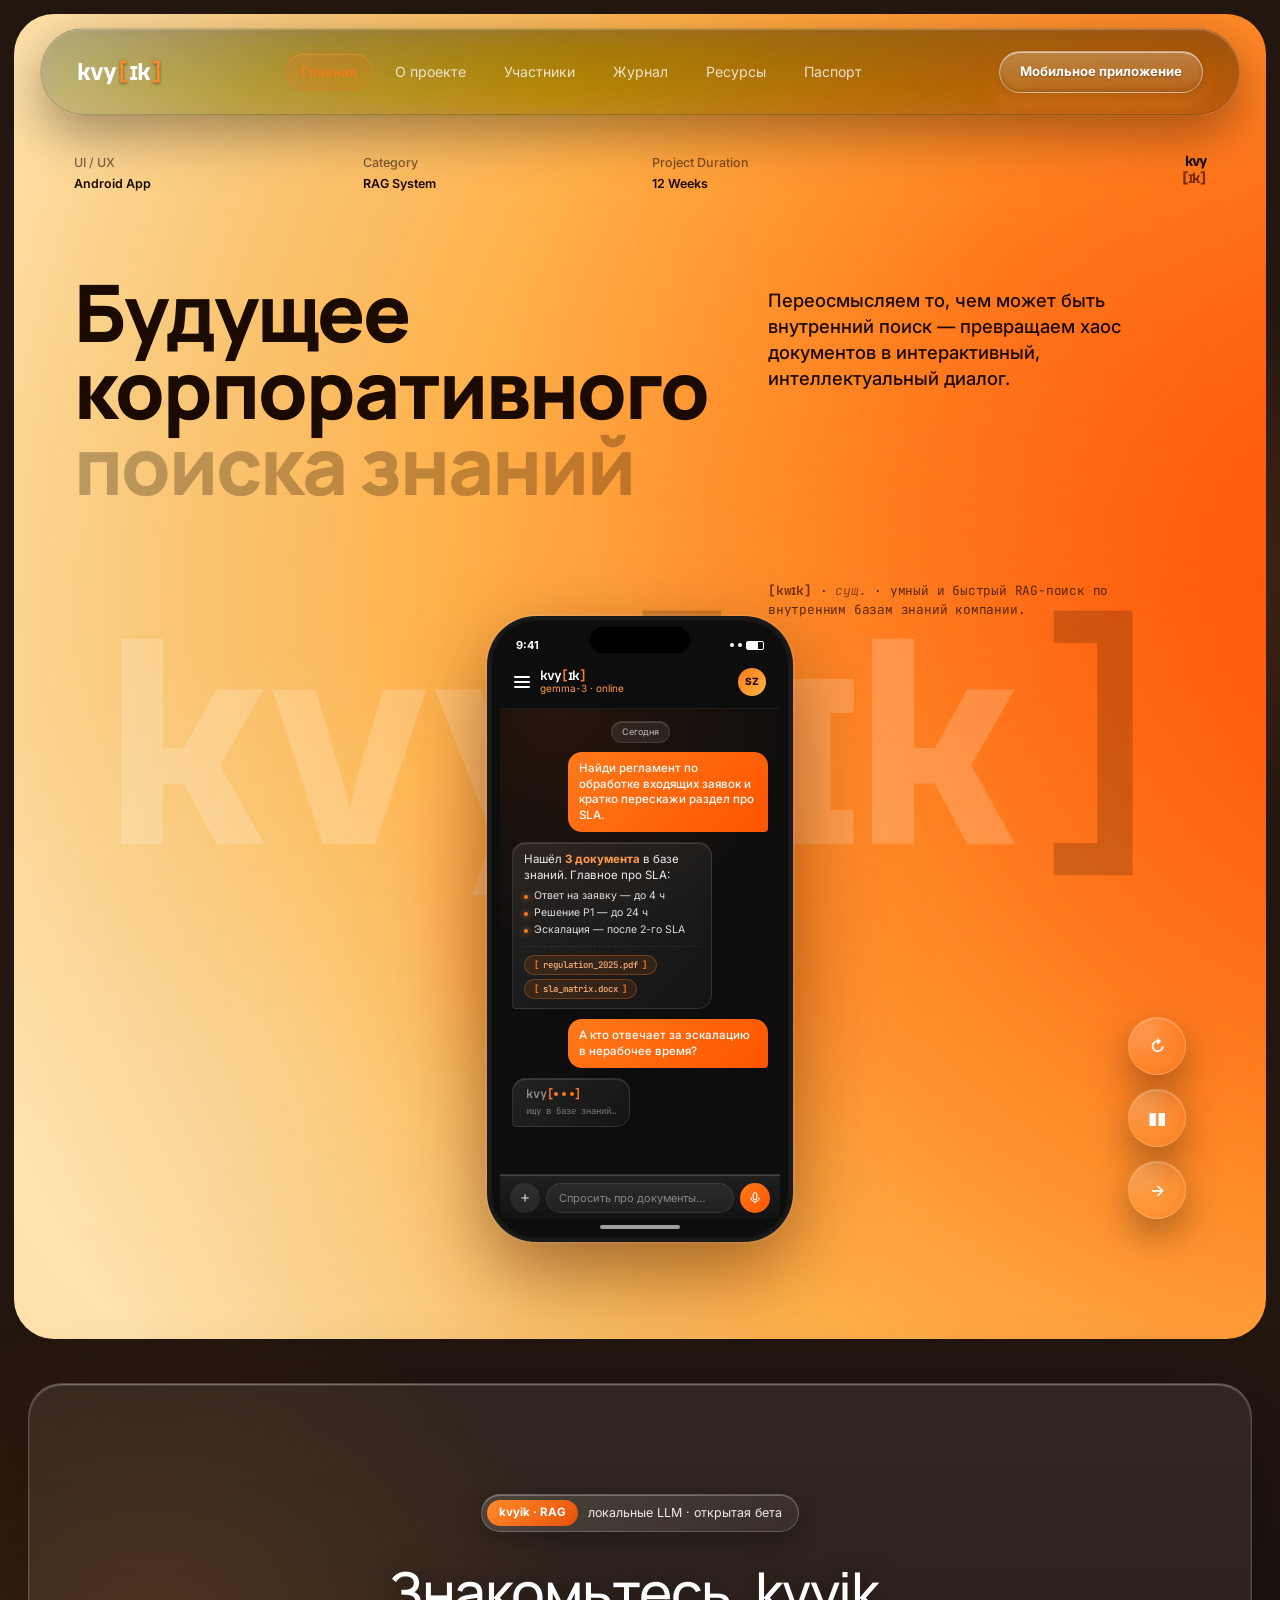
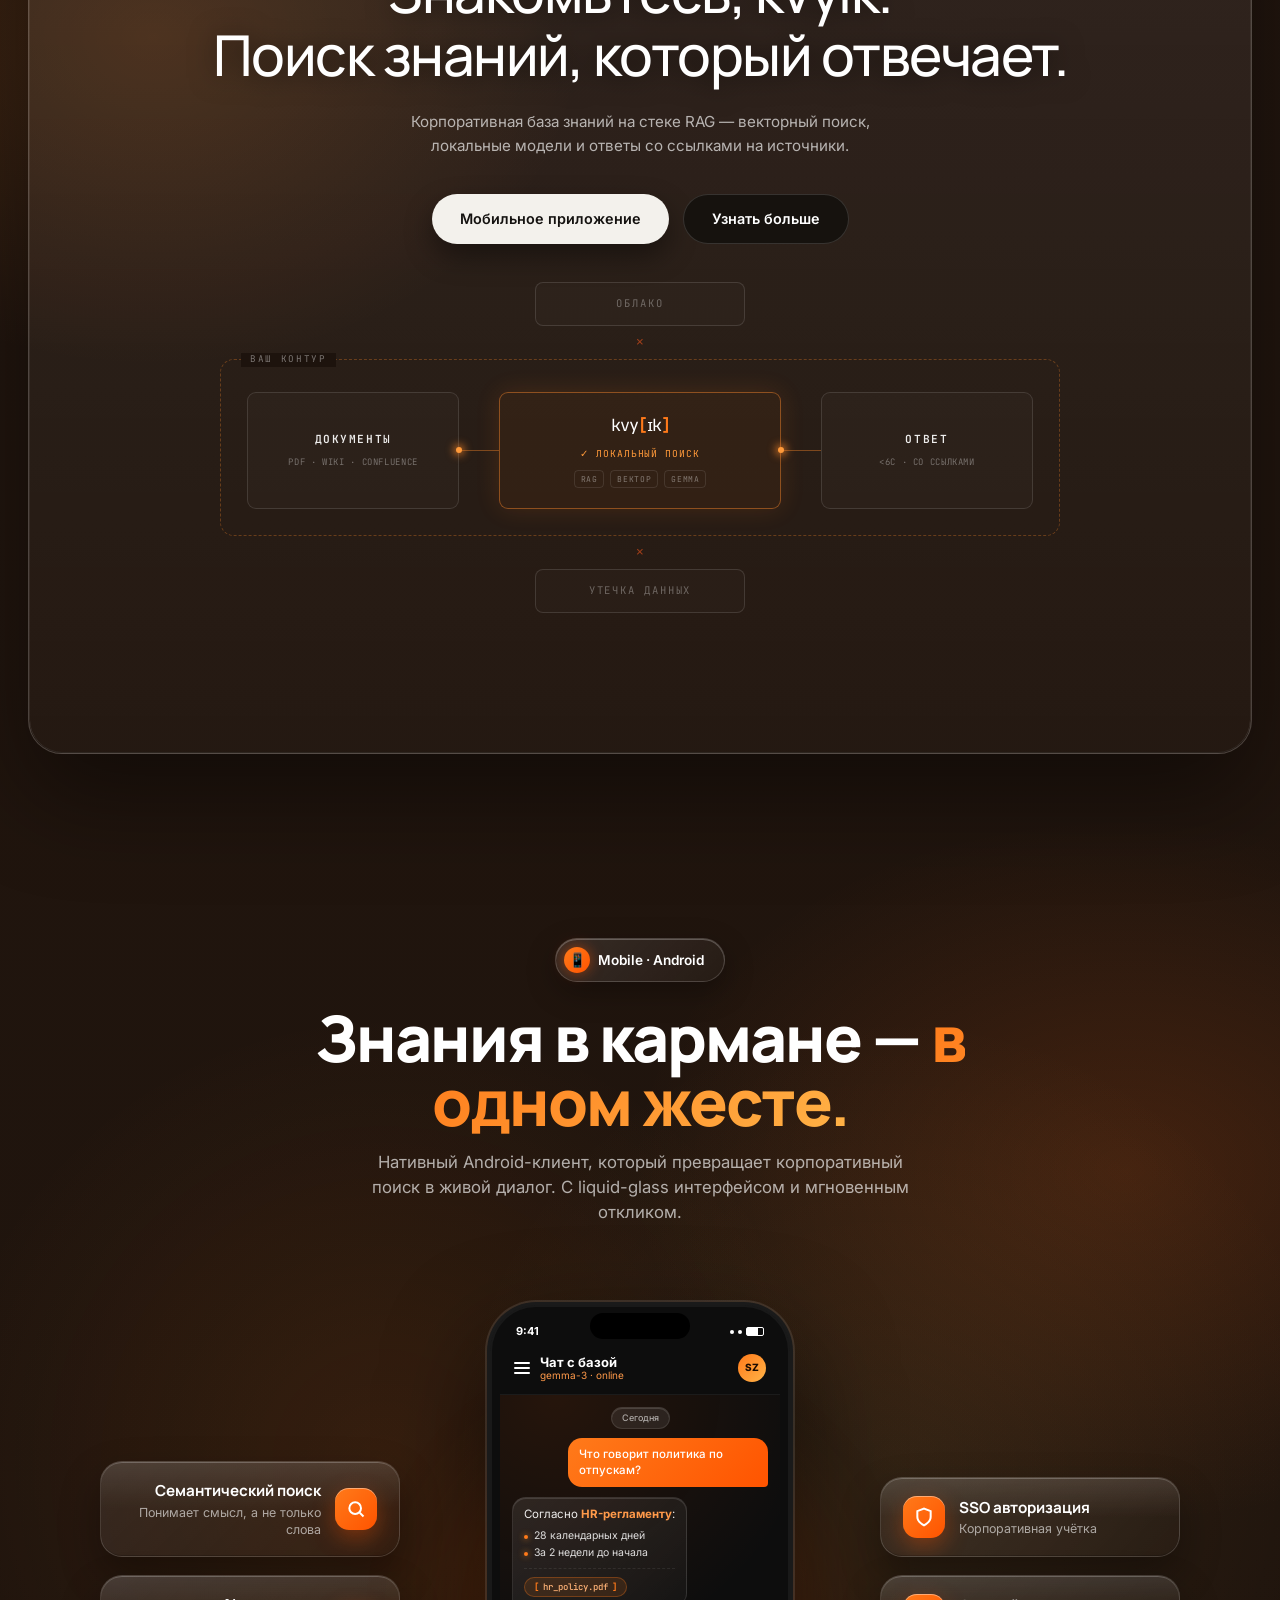
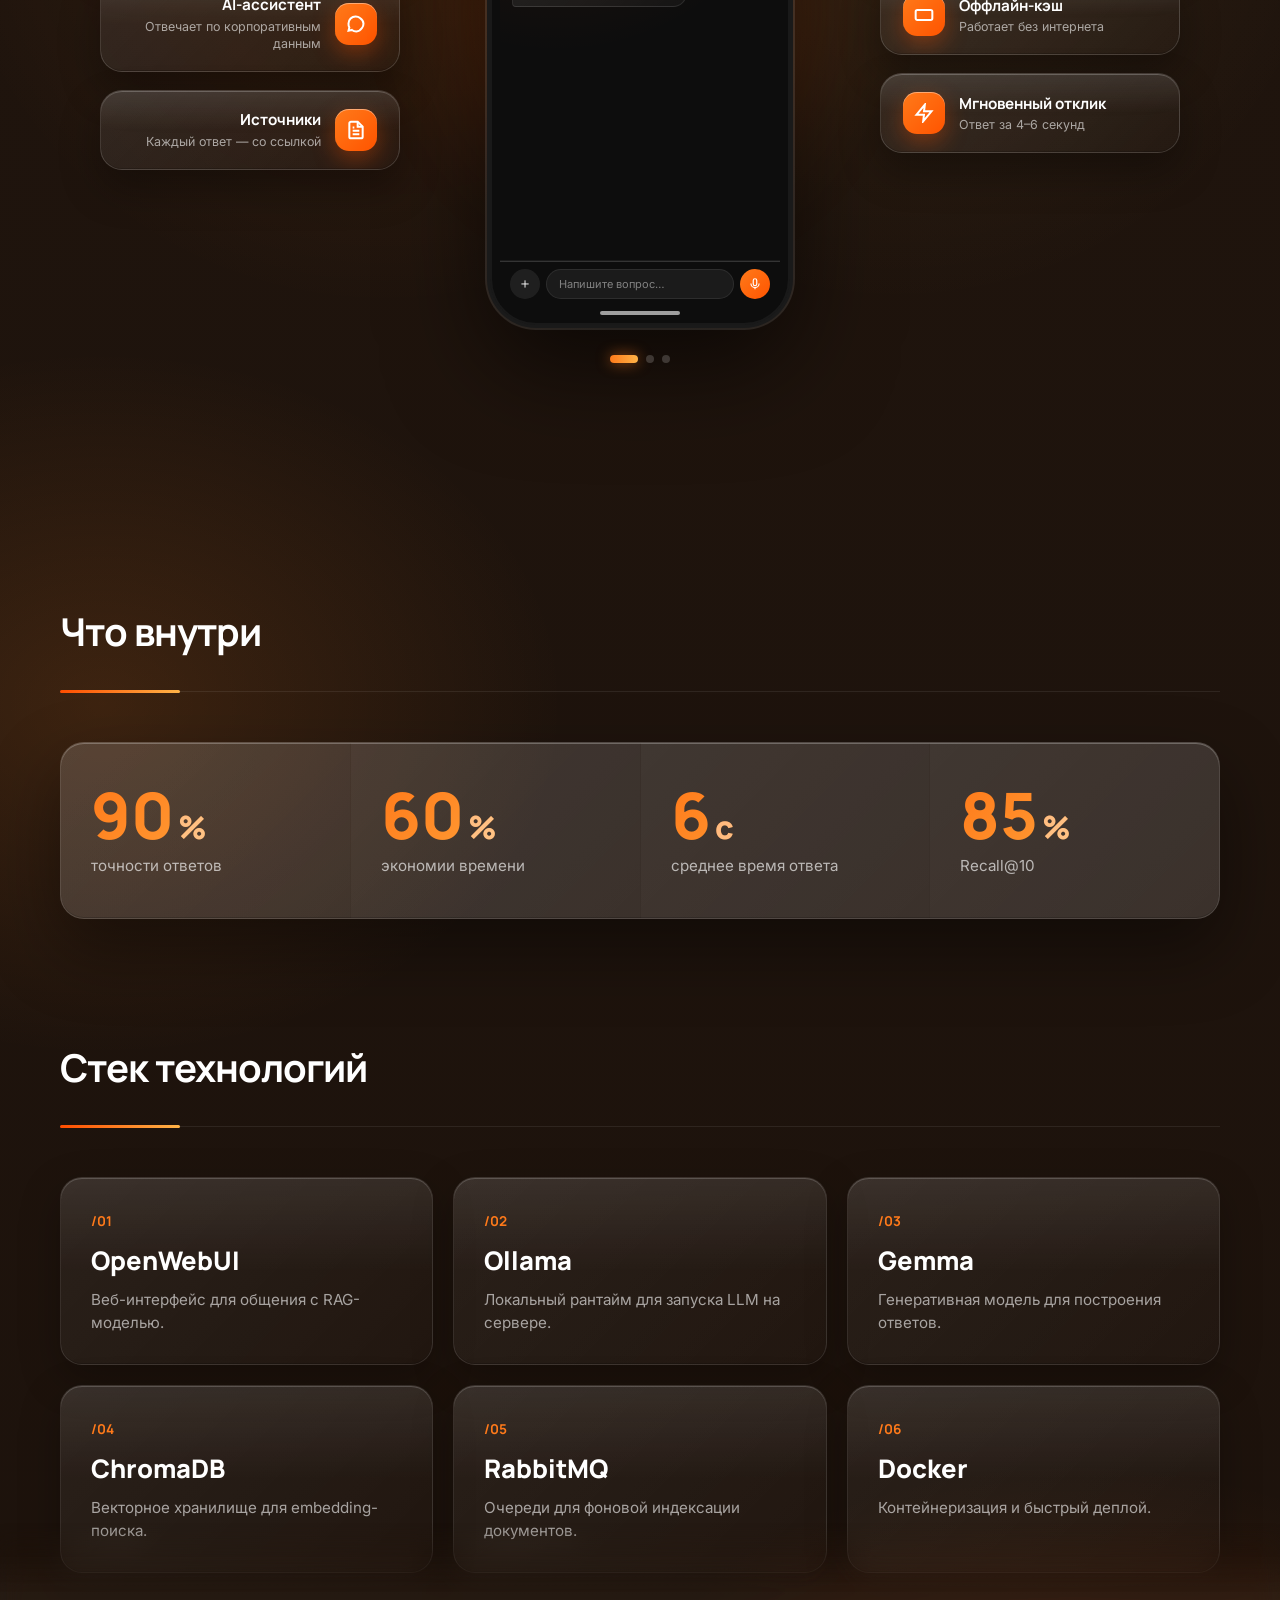
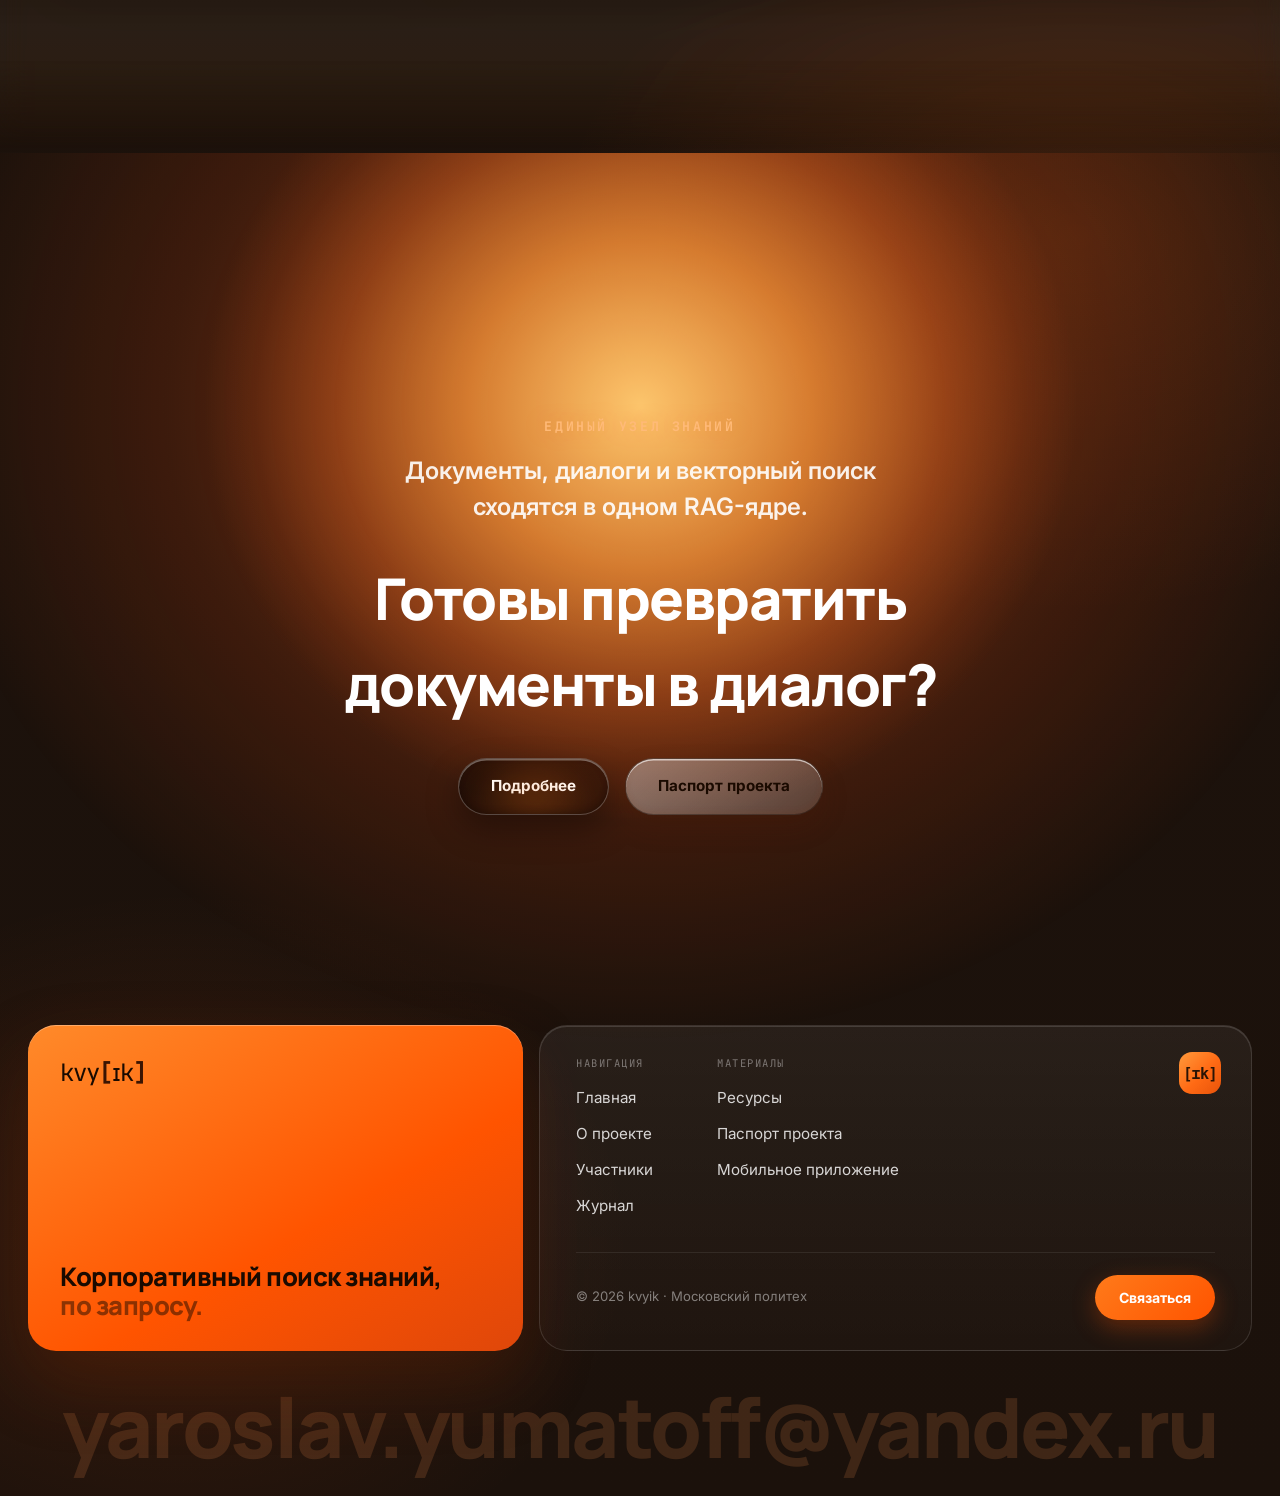
<file: site/index.html>
<!DOCTYPE html>
<html lang="ru">
<head>
    <meta charset="UTF-8">
    <meta name="viewport" content="width=device-width, initial-scale=1.0">
    <title>kvyik | RAG-as-a-Service</title>

    <link rel="stylesheet" href="css/style.css">

    <link href="https://fonts.googleapis.com/css2?family=Inter:wght@300;400;500;600;700;800;900&family=Manrope:wght@400;600;700;800&family=JetBrains+Mono:wght@500;700&display=swap" rel="stylesheet">
    <link rel="icon" type="image/svg+xml" href="assets/favicon.svg">
</head>
<body class="kvyyk-body home">

<!-- unified page background — flows below the hero -->
<div class="home-bg" aria-hidden="true"></div>

<div id="progress-bar"></div>

<!-- Liquid Glass refraction filter (feDisplacementMap) -->
<svg class="lg-filter" aria-hidden="true" width="0" height="0" style="position:absolute;overflow:hidden">
    <filter id="lg-distortion" x="-20%" y="-20%" width="140%" height="140%" color-interpolation-filters="sRGB">
        <feTurbulence type="fractalNoise" baseFrequency="0.008 0.011" numOctaves="2" seed="42" result="noise"/>
        <feGaussianBlur in="noise" stdDeviation="2.4" result="soft"/>
        <feDisplacementMap in="SourceGraphic" in2="soft" scale="55" xChannelSelector="R" yChannelSelector="G"/>
    </filter>
</svg>
<nav class="nb-nav">
    <div class="nb-nav-inner">
        <a href="index.html" class="nb-brand kvy-logo kvy-anim"><span class="kvy">kvy</span><span class="kvy-br br-l">[</span><span class="l-ik">ɪk</span><span class="l-dots"><i></i><i></i><i></i></span><span class="kvy-br br-r">]</span></a>
        <ul class="nb-links">
            <li><a href="index.html" class="active-link">Главная</a></li>
            <li><a href="about.html">О проекте</a></li>
            <li><a href="team.html">Участники</a></li>
            <li><a href="journal.html">Журнал</a></li>
            <li><a href="resources.html">Ресурсы</a></li>
            <li><a href="passport.html">Паспорт</a></li>
        </ul>
        <a href="mobile.html" class="nb-mob-btn">Мобильное приложение</a>
    </div>
</nav>

<!-- ============ HERO BLOCK ============ -->
<section class="nb-hero">

    <!-- top meta strip -->
    <div class="nb-meta-strip">
        <div class="nb-meta-col">
            <span class="nb-meta-label">UI / UX</span>
            <span class="nb-meta-val">Android App</span>
        </div>
        <div class="nb-meta-col">
            <span class="nb-meta-label">Category</span>
            <span class="nb-meta-val">RAG System</span>
        </div>
        <div class="nb-meta-col">
            <span class="nb-meta-label">Project Duration</span>
            <span class="nb-meta-val">12 Weeks</span>
        </div>
        <div class="nb-meta-col nb-meta-mark kvy-logo">
            <span>kvy</span><span>[ɪk]</span>
        </div>
    </div>

    <!-- title grid -->
    <div class="nb-hero-grid">
        <h1 class="nb-headline">
            Будущее <br>
            корпоративного <br>
            <span class="nb-ghost">поиска знаний</span>
        </h1>

        <p class="nb-sub">
            Переосмысляем то, чем может быть
            внутренний поиск — превращаем
            хаос документов в интерактивный,
            интеллектуальный диалог.
        </p>

        <p class="nb-dict">
            <span class="nb-ipa">[kwɪk]</span> · <i>сущ.</i> ·
            умный и быстрый RAG-поиск по внутренним базам знаний компании.
        </p>
    </div>

    <!-- giant background brand text -->
    <div class="nb-bg-brand kvy-logo">kvy<span class="kvy-br">[</span>ɪk<span class="kvy-br">]</span></div>

    <!-- left side meta -->
    <div class="nb-side nb-side-left">
        <div class="nb-side-row">
            <span class="nb-side-label">kvyik</span>
            <span class="nb-side-val">RAG App</span>
        </div>
        <div class="nb-side-row nb-side-row-mid">
            <span class="nb-side-label">Project Type:</span>
            <span class="nb-side-val">AI-as-a-Service</span>
        </div>
    </div>

    <!-- right side meta -->
    <div class="nb-side nb-side-right">
        <div class="nb-side-row">
            <span class="nb-side-label">Jun 12</span>
            <span class="nb-side-val">2026</span>
        </div>
        <div class="nb-side-row nb-side-row-mid">
            <span class="nb-side-label">Stack:</span>
            <span class="nb-side-val">
                Ollama<br>
                ChromaDB<br>
                Gemma<br>
                OpenWebUI
            </span>
        </div>
        <div class="nb-side-row">
            <span class="nb-side-label">Location:</span>
            <span class="nb-side-val">Московский политех</span>
        </div>
    </div>

    <!-- ============ ANDROID PHONE MOCKUP — RAG UI ============ -->
    <div class="nb-phone-wrap">

        <!-- soft glow behind phone -->
        <div class="nb-phone-glow"></div>

        <div class="nb-phone">
            <div class="nb-phone-notch"></div>

            <!-- status bar -->
            <div class="nb-status">
                <span class="nb-status-time">9:41</span>
                <div class="nb-status-icons">
                    <span class="nb-dot"></span>
                    <span class="nb-dot"></span>
                    <span class="nb-bat"></span>
                </div>
            </div>

            <!-- app header -->
            <div class="nb-app-head">
                <div class="nb-app-burger">
                    <span></span><span></span><span></span>
                </div>
                <div class="nb-app-title">
                    <span class="nb-app-name kvy-logo">kvy<span class="kvy-br">[</span>ɪk<span class="kvy-br">]</span></span>
                    <span class="nb-app-sub">gemma-3 · online</span>
                </div>
                <div class="nb-app-avatar">SZ</div>
            </div>

            <!-- chat scroll area -->
            <div class="nb-chat">

                <!-- date pill -->
                <div class="nb-chat-pill">Сегодня</div>

                <!-- user msg -->
                <div class="nb-msg nb-msg-user">
                    <div class="nb-bubble nb-bubble-user">
                        Найди регламент по обработке
                        входящих заявок и кратко
                        перескажи раздел про SLA.
                    </div>
                </div>

                <!-- assistant msg -->
                <div class="nb-msg nb-msg-bot">
                    <div class="nb-bubble nb-bubble-bot">
                        <p>Нашёл <b>3 документа</b> в базе знаний.
                        Главное про SLA:</p>
                        <ul class="nb-bubble-list">
                            <li>Ответ на заявку — до 4 ч</li>
                            <li>Решение P1 — до 24 ч</li>
                            <li>Эскалация — после 2-го SLA</li>
                        </ul>

                        <!-- source chips -->
                        <div class="nb-sources">
                            <span class="nb-source-chip kvy-logo"><span class="kvy-br">[</span>regulation_2025.pdf<span class="kvy-br">]</span></span>
                            <span class="nb-source-chip kvy-logo"><span class="kvy-br">[</span>sla_matrix.docx<span class="kvy-br">]</span></span>
                        </div>
                    </div>
                </div>

                <!-- user follow-up -->
                <div class="nb-msg nb-msg-user">
                    <div class="nb-bubble nb-bubble-user">
                        А кто отвечает за эскалацию
                        в нерабочее время?
                    </div>
                </div>

                <!-- loader: searching for the follow-up -->
                <div class="nb-msg nb-msg-bot">
                    <div class="nb-bubble nb-bubble-bot nb-bubble-typing">
                        <span class="kvy-loader">
                            <span class="ll-kvy">kvy</span><span class="ll-bl">[</span><span class="ll-inner"><i></i><i></i><i></i></span><span class="ll-br">]</span>
                        </span>
                        <span class="nb-loader-text">ищу в базе знаний…</span>
                    </div>
                </div>

            </div>

            <!-- composer -->
            <div class="nb-composer">
                <button class="nb-comp-btn">＋</button>
                <div class="nb-comp-field">
                    Спросить про документы…
                </div>
                <button class="nb-comp-mic">
                    <svg viewBox="0 0 24 24" fill="none" stroke="#fff" stroke-width="2">
                        <rect x="9" y="3" width="6" height="12" rx="3"/>
                        <path d="M5 11a7 7 0 0014 0M12 18v3"/>
                    </svg>
                </button>
            </div>

            <!-- home indicator -->
            <div class="nb-home-ind"></div>
        </div>
    </div>

    <!-- floating right action stack -->
    <div class="nb-fab-stack">
        <div class="nb-fab"><span>↻</span></div>
        <div class="nb-fab"><span>▮▮</span></div>
        <div class="nb-fab"><span>→</span></div>
    </div>

</section>

<!-- ============ DARK INSIGHTS BLOCK ============ -->
<section class="nb-dark">

    <div class="nb-dark-badge">
        <span class="nb-db-pill">kvyik · RAG</span>
        локальные LLM · открытая бета
    </div>

    <h2 class="nb-dark-title">
        Знакомьтесь, kvyik.<br>
        Поиск знаний, который отвечает.
    </h2>

    <p class="nb-dark-sub">
        Корпоративная база знаний на стеке RAG —
        векторный поиск, локальные модели и ответы
        со ссылками на источники.
    </p>

    <div class="nb-dark-cta">
        <a href="mobile.html" class="nb-dk-btn light">Мобильное приложение</a>
        <a href="about.html" class="nb-dk-btn dark">Узнать больше</a>
    </div>

    <!-- flying orange data streaks -->
    <div class="nb-dash-field" aria-hidden="true">
        <span class="nb-dash" style="top:4%;width:200px;animation-duration:11s;animation-delay:0s"></span>
        <span class="nb-dash rev" style="top:8%;width:150px;animation-duration:9.5s;animation-delay:2.2s"></span>
        <span class="nb-dash" style="top:12%;width:260px;animation-duration:13s;animation-delay:1.0s"></span>
        <span class="nb-dash rev" style="top:76%;width:180px;animation-duration:10.5s;animation-delay:3.0s"></span>
        <span class="nb-dash" style="top:82%;width:230px;animation-duration:12s;animation-delay:1.4s"></span>
        <span class="nb-dash rev" style="top:88%;width:150px;animation-duration:9s;animation-delay:.5s"></span>
        <span class="nb-dash" style="top:94%;width:280px;animation-duration:14s;animation-delay:2.6s"></span>
    </div>

    <!-- RAG pipeline visualization -->
    <div class="nb-pipe" aria-hidden="true">
        <div class="nb-pipe-off">Облако</div>
        <div class="nb-pipe-cross">✕</div>
        <div class="nb-pipe-flow">
            <span class="nb-pipe-label">Ваш контур</span>
            <div class="nb-pipe-stage">
                <div class="nb-pipe-box">
                    <b>Документы</b>
                    <small>PDF · Wiki · Confluence</small>
                </div>
                <span class="nb-pipe-wire"><i></i></span>
                <div class="nb-pipe-box nb-pipe-core">
                    <span class="nb-pipe-core-name kvy-logo">kvy<span class="kvy-br">[</span>ɪk<span class="kvy-br">]</span></span>
                    <span class="nb-pipe-status">✓ локальный поиск</span>
                    <div class="nb-pipe-tags"><span>RAG</span><span>вектор</span><span>Gemma</span></div>
                </div>
                <span class="nb-pipe-wire"><i></i></span>
                <div class="nb-pipe-box">
                    <b>Ответ</b>
                    <small>&lt;6с · со ссылками</small>
                </div>
            </div>
        </div>
        <div class="nb-pipe-cross">✕</div>
        <div class="nb-pipe-off">Утечка данных</div>
    </div>

</section>

<!-- ============ MOBILE SHOWCASE ============ -->
<section class="nb-showcase" id="mobile-showcase">

    <div class="nb-showcase-head">
        <span class="nb-showcase-eyebrow">
            <span>📱</span>
            <span>Mobile · Android</span>
        </span>
        <h2>
            Знания в кармане —
            <span class="nb-muted">в одном жесте.</span>
        </h2>
        <p>
            Нативный Android-клиент, который превращает
            корпоративный поиск в живой диалог.
            С liquid-glass интерфейсом и мгновенным откликом.
        </p>
    </div>

    <div class="nb-showcase-inner">

        <!-- LEFT feature column -->
        <div class="nb-feat-col nb-feat-col-left">

            <div class="nb-feat-pill" data-anim-delay="0">
                <div class="nb-feat-ico">
                    <svg viewBox="0 0 24 24" fill="none" stroke="white" stroke-width="2.4">
                        <circle cx="11" cy="11" r="7"/>
                        <path d="M21 21l-4.5-4.5"/>
                    </svg>
                </div>
                <div class="nb-feat-text">
                    <div class="nb-feat-title">Семантический поиск</div>
                    <div class="nb-feat-sub">Понимает смысл, а не только слова</div>
                </div>
            </div>

            <div class="nb-feat-pill" data-anim-delay="120">
                <div class="nb-feat-ico">
                    <svg viewBox="0 0 24 24" fill="none" stroke="white" stroke-width="2.4">
                        <path d="M21 11.5a8.38 8.38 0 01-1.9 5.4A8.5 8.5 0 0112.5 21 8.38 8.38 0 017.1 19.1L3 20l1-3.9A8.38 8.38 0 013 11.5 8.5 8.5 0 0111.5 3a8.38 8.38 0 015.4 1.9A8.5 8.5 0 0121 11.5z"/>
                    </svg>
                </div>
                <div class="nb-feat-text">
                    <div class="nb-feat-title">AI-ассистент</div>
                    <div class="nb-feat-sub">Отвечает по корпоративным данным</div>
                </div>
            </div>

            <div class="nb-feat-pill" data-anim-delay="240">
                <div class="nb-feat-ico">
                    <svg viewBox="0 0 24 24" fill="none" stroke="white" stroke-width="2.4">
                        <path d="M14 2H6a2 2 0 00-2 2v16a2 2 0 002 2h12a2 2 0 002-2V8z"/>
                        <path d="M14 2v6h6M16 13H8M16 17H8M10 9H8"/>
                    </svg>
                </div>
                <div class="nb-feat-text">
                    <div class="nb-feat-title">Источники</div>
                    <div class="nb-feat-sub">Каждый ответ — со ссылкой</div>
                </div>
            </div>

        </div>

        <!-- PHONE in center -->
        <div class="nb-sc-phone-wrap">
            <div class="nb-sc-phone-halo"></div>

            <div class="nb-sc-phone">
                <div class="nb-phone-notch"></div>

                <div class="nb-status">
                    <span class="nb-status-time">9:41</span>
                    <div class="nb-status-icons">
                        <span class="nb-dot"></span>
                        <span class="nb-dot"></span>
                        <span class="nb-bat"></span>
                    </div>
                </div>

                <div class="nb-sc-screens">

                    <!-- ============ SCREEN 1 — CHAT ============ -->
                    <div class="nb-sc-screen active" data-screen="0">
                        <div class="nb-app-head">
                            <div class="nb-app-burger"><span></span><span></span><span></span></div>
                            <div class="nb-app-title">
                                <span class="nb-app-name">Чат с базой</span>
                                <span class="nb-app-sub">gemma-3 · online</span>
                            </div>
                            <div class="nb-app-avatar">SZ</div>
                        </div>

                        <div class="nb-chat">
                            <div class="nb-chat-pill">Сегодня</div>
                            <div class="nb-msg nb-msg-user">
                                <div class="nb-bubble nb-bubble-user">
                                    Что говорит политика по отпускам?
                                </div>
                            </div>
                            <div class="nb-msg nb-msg-bot">
                                <div class="nb-bubble nb-bubble-bot">
                                    <p>Согласно <b>HR-регламенту</b>:</p>
                                    <ul class="nb-bubble-list">
                                        <li>28 календарных дней</li>
                                        <li>За 2 недели до начала</li>
                                    </ul>
                                    <div class="nb-sources">
                                        <span class="nb-source-chip kvy-logo"><span class="kvy-br">[</span>hr_policy.pdf<span class="kvy-br">]</span></span>
                                    </div>
                                </div>
                            </div>
                        </div>

                        <div class="nb-composer">
                            <button class="nb-comp-btn">＋</button>
                            <div class="nb-comp-field">Напишите вопрос…</div>
                            <button class="nb-comp-mic">
                                <svg viewBox="0 0 24 24" fill="none" stroke="#fff" stroke-width="2">
                                    <rect x="9" y="3" width="6" height="12" rx="3"/>
                                    <path d="M5 11a7 7 0 0014 0M12 18v3"/>
                                </svg>
                            </button>
                        </div>
                    </div>

                    <!-- ============ SCREEN 2 — DOCS ============ -->
                    <div class="nb-sc-screen" data-screen="1">
                        <div class="nb-app-head">
                            <div class="nb-app-burger"><span></span><span></span><span></span></div>
                            <div class="nb-app-title">
                                <span class="nb-app-name">Документы</span>
                                <span class="nb-app-sub">142 файла · обновлено</span>
                            </div>
                            <div class="nb-app-avatar">SZ</div>
                        </div>

                        <div class="nb-sc-docs">
                            <div class="nb-sc-docs-head">
                                <h4>База знаний</h4>
                                <span>indexed</span>
                            </div>

                            <div class="nb-sc-search">
                                🔍 Поиск по документам…
                            </div>

                            <div class="nb-sc-doc-list">
                                <div class="nb-sc-doc">
                                    <div class="nb-sc-doc-ico">📄</div>
                                    <div class="nb-sc-doc-info">
                                        <div class="nb-sc-doc-name">hr_policy.pdf</div>
                                        <div class="nb-sc-doc-meta">2.4 MB · вчера</div>
                                    </div>
                                    <span class="nb-sc-doc-arrow">›</span>
                                </div>
                                <div class="nb-sc-doc">
                                    <div class="nb-sc-doc-ico b">📊</div>
                                    <div class="nb-sc-doc-info">
                                        <div class="nb-sc-doc-name">sla_matrix.docx</div>
                                        <div class="nb-sc-doc-meta">820 KB · 3 дня назад</div>
                                    </div>
                                    <span class="nb-sc-doc-arrow">›</span>
                                </div>
                                <div class="nb-sc-doc">
                                    <div class="nb-sc-doc-ico c">📋</div>
                                    <div class="nb-sc-doc-info">
                                        <div class="nb-sc-doc-name">regulation_2025</div>
                                        <div class="nb-sc-doc-meta">1.1 MB · неделю</div>
                                    </div>
                                    <span class="nb-sc-doc-arrow">›</span>
                                </div>
                                <div class="nb-sc-doc">
                                    <div class="nb-sc-doc-ico">📐</div>
                                    <div class="nb-sc-doc-info">
                                        <div class="nb-sc-doc-name">tech_specs.md</div>
                                        <div class="nb-sc-doc-meta">312 KB · мес.</div>
                                    </div>
                                    <span class="nb-sc-doc-arrow">›</span>
                                </div>
                            </div>
                        </div>

                        <div class="nb-home-ind"></div>
                    </div>

                    <!-- ============ SCREEN 3 — STATS ============ -->
                    <div class="nb-sc-screen" data-screen="2">
                        <div class="nb-app-head">
                            <div class="nb-app-burger"><span></span><span></span><span></span></div>
                            <div class="nb-app-title">
                                <span class="nb-app-name">Статистика</span>
                                <span class="nb-app-sub">за неделю</span>
                            </div>
                            <div class="nb-app-avatar">SZ</div>
                        </div>

                        <div class="nb-sc-stat">
                            <div class="nb-sc-stat-card">
                                <div class="nb-sc-stat-label">Запросов</div>
                                <div class="nb-sc-stat-val">1 248</div>
                                <div class="nb-sc-stat-trend">↗ +24% за неделю</div>
                                <div class="nb-sc-stat-bars">
                                    <div class="nb-sc-bar"></div>
                                    <div class="nb-sc-bar"></div>
                                    <div class="nb-sc-bar"></div>
                                    <div class="nb-sc-bar"></div>
                                    <div class="nb-sc-bar"></div>
                                    <div class="nb-sc-bar"></div>
                                    <div class="nb-sc-bar"></div>
                                </div>
                            </div>

                            <div class="nb-sc-stat-list">
                                <div class="nb-sc-stat-row">
                                    <span>Точность</span>
                                    <b>92%</b>
                                </div>
                                <div class="nb-sc-stat-row">
                                    <span>Среднее время</span>
                                    <b>4.2с</b>
                                </div>
                                <div class="nb-sc-stat-row">
                                    <span>Активных юзеров</span>
                                    <b>87</b>
                                </div>
                            </div>
                        </div>

                        <div class="nb-home-ind"></div>
                    </div>

                </div>

                <div class="nb-home-ind"></div>
            </div>
        </div>

        <!-- RIGHT feature column -->
        <div class="nb-feat-col nb-feat-col-right">

            <div class="nb-feat-pill" data-anim-delay="60">
                <div class="nb-feat-ico">
                    <svg viewBox="0 0 24 24" fill="none" stroke="white" stroke-width="2.4">
                        <path d="M12 22s8-4 8-10V5l-8-3-8 3v7c0 6 8 10 8 10z"/>
                    </svg>
                </div>
                <div class="nb-feat-text">
                    <div class="nb-feat-title">SSO авторизация</div>
                    <div class="nb-feat-sub">Корпоративная учётка</div>
                </div>
            </div>

            <div class="nb-feat-pill" data-anim-delay="180">
                <div class="nb-feat-ico">
                    <svg viewBox="0 0 24 24" fill="none" stroke="white" stroke-width="2.4">
                        <rect x="2" y="6" width="20" height="12" rx="2"/>
                        <path d="M12 12v.01M7 12v.01M17 12v.01"/>
                    </svg>
                </div>
                <div class="nb-feat-text">
                    <div class="nb-feat-title">Оффлайн-кэш</div>
                    <div class="nb-feat-sub">Работает без интернета</div>
                </div>
            </div>

            <div class="nb-feat-pill" data-anim-delay="300">
                <div class="nb-feat-ico">
                    <svg viewBox="0 0 24 24" fill="none" stroke="white" stroke-width="2.4">
                        <path d="M13 2L3 14h9l-1 8 10-12h-9l1-8z"/>
                    </svg>
                </div>
                <div class="nb-feat-text">
                    <div class="nb-feat-title">Мгновенный отклик</div>
                    <div class="nb-feat-sub">Ответ за 4–6 секунд</div>
                </div>
            </div>

        </div>

    </div>

    <!-- screen indicator dots -->
    <div class="nb-sc-dots">
        <span class="nb-sc-dot active" data-dot="0"></span>
        <span class="nb-sc-dot" data-dot="1"></span>
        <span class="nb-sc-dot" data-dot="2"></span>
    </div>

</section>

<!-- ============ KPI + TECH BLOCKS ============ -->
<section class="nb-section nb-glass-foot">
    <div class="nb-container">

        <div class="nb-num-row">
            <h3>Что внутри</h3>
        </div>

        <div class="nb-kpi-grid">
            <div class="nb-kpi">
                <span class="nb-kpi-val">90<i>%</i></span>
                <span class="nb-kpi-lbl">точности ответов</span>
            </div>
            <div class="nb-kpi">
                <span class="nb-kpi-val">60<i>%</i></span>
                <span class="nb-kpi-lbl">экономии времени</span>
            </div>
            <div class="nb-kpi">
                <span class="nb-kpi-val">6<i>с</i></span>
                <span class="nb-kpi-lbl">среднее время ответа</span>
            </div>
            <div class="nb-kpi">
                <span class="nb-kpi-val">85<i>%</i></span>
                <span class="nb-kpi-lbl">Recall@10</span>
            </div>
        </div>

        <div class="nb-num-row" style="margin-top:120px;">
            <h3>Стек технологий</h3>
        </div>

        <div class="nb-tech-grid">
            <div class="nb-tech">
                <span class="nb-tech-num">/01</span>
                <h4>OpenWebUI</h4>
                <p>Веб-интерфейс для общения с RAG-моделью.</p>
            </div>
            <div class="nb-tech">
                <span class="nb-tech-num">/02</span>
                <h4>Ollama</h4>
                <p>Локальный рантайм для запуска LLM на сервере.</p>
            </div>
            <div class="nb-tech">
                <span class="nb-tech-num">/03</span>
                <h4>Gemma</h4>
                <p>Генеративная модель для построения ответов.</p>
            </div>
            <div class="nb-tech">
                <span class="nb-tech-num">/04</span>
                <h4>ChromaDB</h4>
                <p>Векторное хранилище для embedding-поиска.</p>
            </div>
            <div class="nb-tech">
                <span class="nb-tech-num">/05</span>
                <h4>RabbitMQ</h4>
                <p>Очереди для фоновой индексации документов.</p>
            </div>
            <div class="nb-tech">
                <span class="nb-tech-num">/06</span>
                <h4>Docker</h4>
                <p>Контейнеризация и быстрый деплой.</p>
            </div>
        </div>

    </div>
</section>

<!-- ===== gradient-core zone: marquee → CTA → footer share one animated glow ===== -->
<div class="nb-core-zone">
<div class="nb-core" aria-hidden="true"><div class="nb-core-scale"><div class="nb-core-glow"></div></div></div>

<!-- ============ CTA ============ -->
<section class="nb-cta">
    <div class="nb-container">
        <span class="nb-cta-eyebrow">Единый узел знаний</span>
        <p class="nb-cta-lead">Документы, диалоги и векторный поиск сходятся в одном&nbsp;RAG-ядре.</p>
        <h2>Готовы превратить документы в диалог?</h2>
        <div class="nb-cta-row">
            <a href="about.html" class="nb-cta-btn primary">Подробнее</a>
            <a href="passport.html" class="nb-cta-btn ghost">Паспорт проекта</a>
        </div>
    </div>
</section>

<footer class="nb-footer">
    <div class="nb-container">
        <div class="nb-foot">
            <!-- left orange brand card -->
            <div class="nb-foot-brand">
                <a href="index.html" class="nb-foot-logo kvy-logo">kvy<span class="kvy-br">[</span>ɪk<span class="kvy-br">]</span></a>
                <div class="nb-foot-tagline">
                    Корпоративный поиск знаний,<br>
                    <span>по запросу.</span>
                </div>
            </div>
            <!-- right glass panel -->
            <div class="nb-foot-panel">
                <img src="assets/favicon.svg" alt="kvyik" class="nb-foot-mark">
                <div class="nb-foot-cols">
                    <div class="nb-foot-col">
                        <span class="nb-foot-h">Навигация</span>
                        <a href="index.html">Главная</a>
                        <a href="about.html">О проекте</a>
                        <a href="team.html">Участники</a>
                        <a href="journal.html">Журнал</a>
                    </div>
                    <div class="nb-foot-col">
                        <span class="nb-foot-h">Материалы</span>
                        <a href="resources.html">Ресурсы</a>
                        <a href="passport.html">Паспорт проекта</a>
                        <a href="mobile.html">Мобильное приложение</a>
                    </div>
                </div>
                <div class="nb-foot-row">
                    <span class="nb-foot-copy">© 2026 kvyik · Московский политех</span>
                    <a href="mailto:yaroslav.yumatoff@yandex.ru" class="nb-foot-cta">Связаться</a>
                </div>
            </div>
        </div>
        <div class="nb-foot-email" aria-hidden="true">yaroslav.yumatoff@yandex.ru</div>
    </div>
</footer>
</div><!-- /.nb-core-zone -->

<button id="scrollTopBtn">↑</button>

<script src="js/app.js"></script>
</body>
</html>
</file>
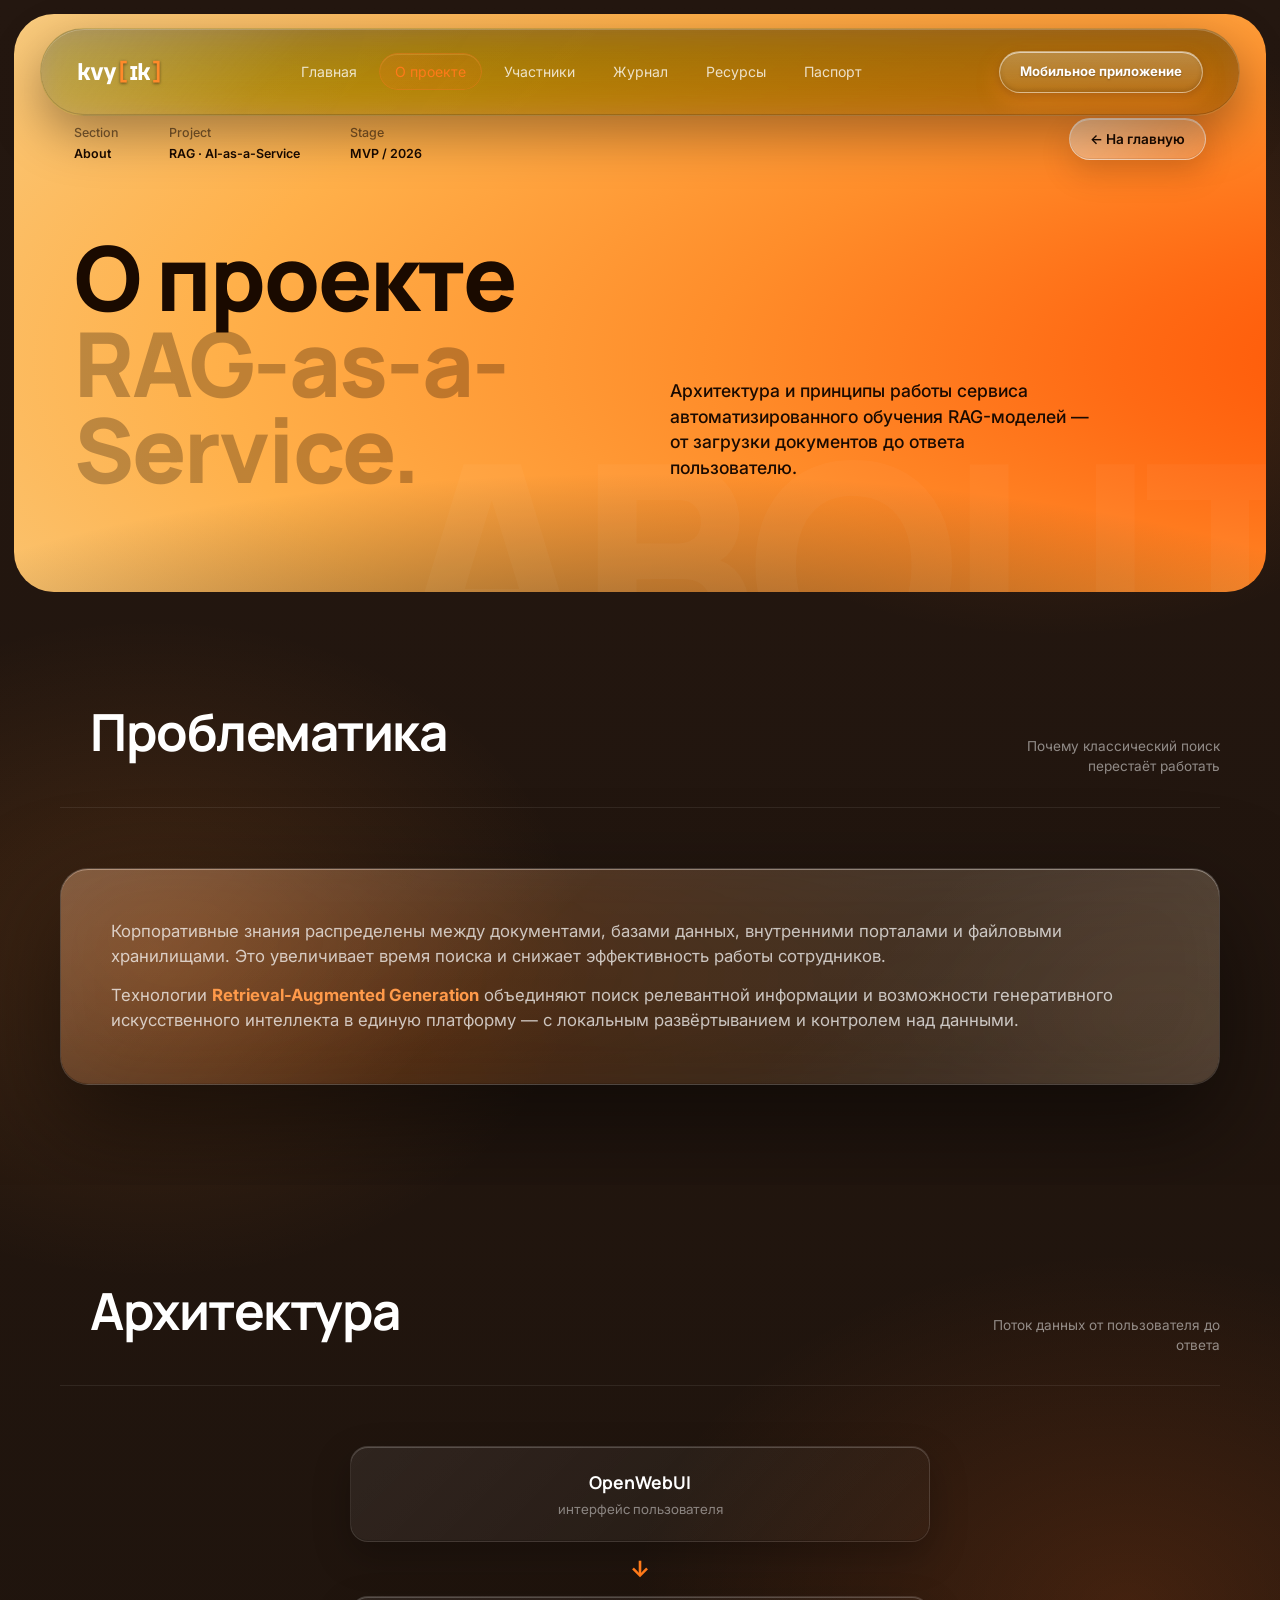
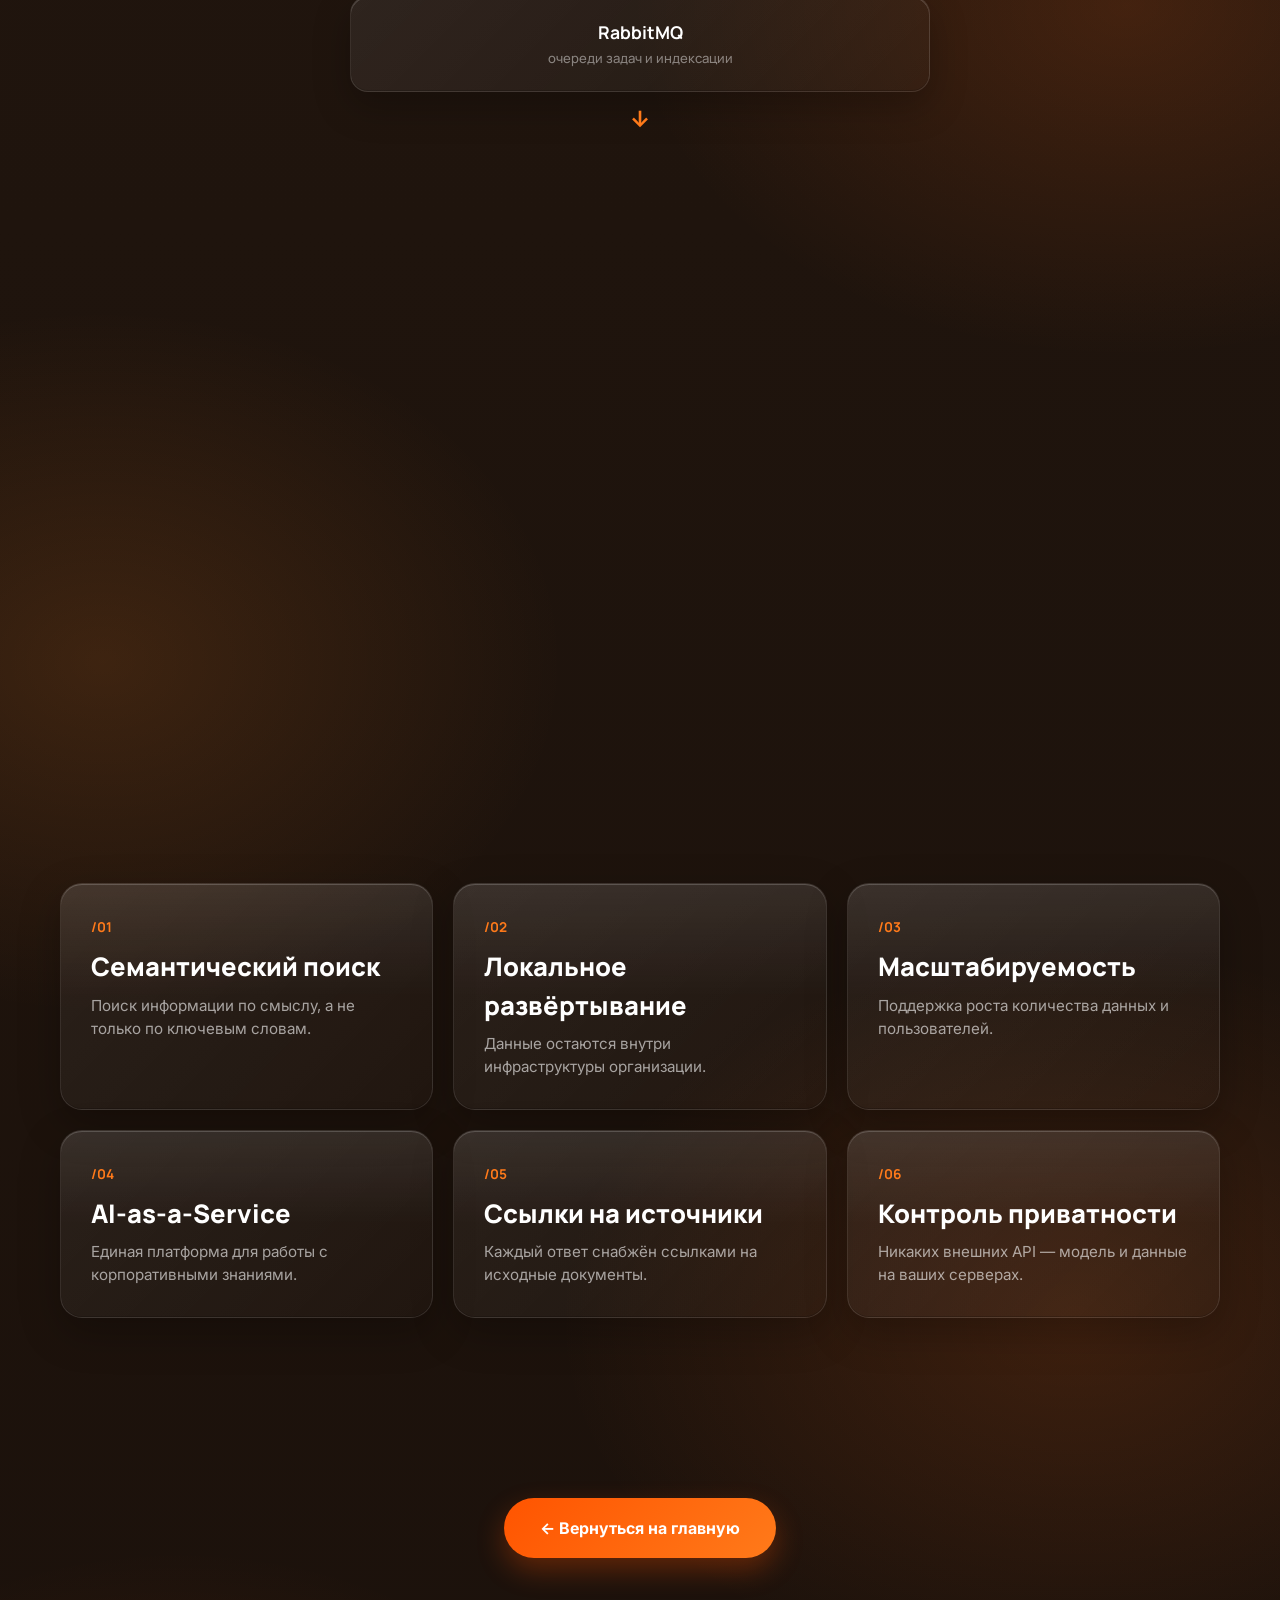
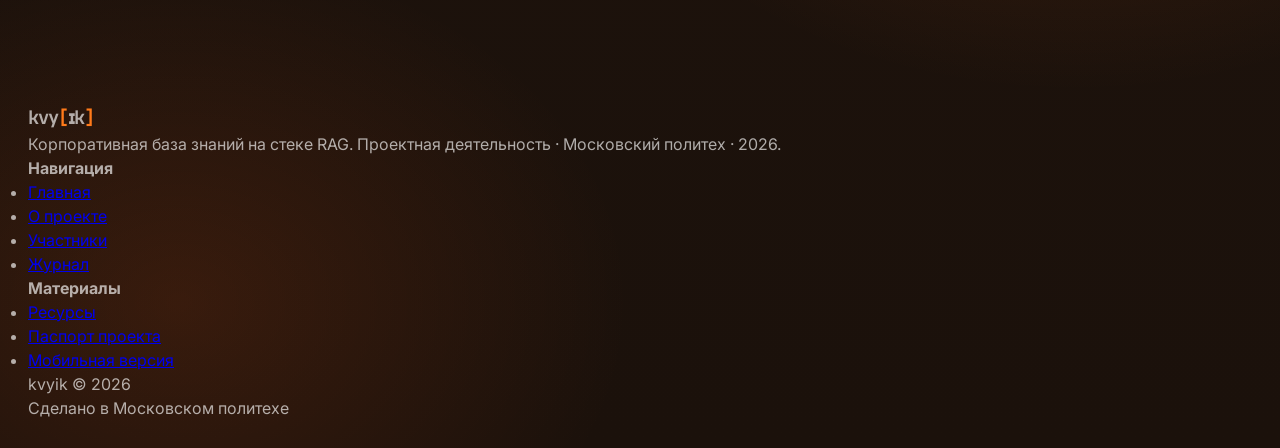
<file: site/about.html>
<!DOCTYPE html>
<html lang="ru">
<head>
    <meta charset="UTF-8">
    <meta name="viewport" content="width=device-width, initial-scale=1.0">
    <title>О проекте · kvyik</title>
    <link rel="stylesheet" href="css/style.css">
    <link href="https://fonts.googleapis.com/css2?family=Inter:wght@300;400;500;600;700;800;900&family=Manrope:wght@400;600;700;800&family=JetBrains+Mono:wght@500;700&display=swap" rel="stylesheet">
    <link rel="icon" type="image/svg+xml" href="assets/favicon.svg">
</head>
<body class="kvyyk-body">

<div id="progress-bar"></div>

<!-- Liquid Glass refraction filter (feDisplacementMap) -->
<svg class="lg-filter" aria-hidden="true" width="0" height="0" style="position:absolute;overflow:hidden">
    <filter id="lg-distortion" x="-20%" y="-20%" width="140%" height="140%" color-interpolation-filters="sRGB">
        <feTurbulence type="fractalNoise" baseFrequency="0.008 0.011" numOctaves="2" seed="42" result="noise"/>
        <feGaussianBlur in="noise" stdDeviation="2.4" result="soft"/>
        <feDisplacementMap in="SourceGraphic" in2="soft" scale="55" xChannelSelector="R" yChannelSelector="G"/>
    </filter>
</svg>
<nav class="nb-nav">
    <div class="nb-nav-inner">
        <a href="index.html" class="nb-brand kvy-logo kvy-anim"><span class="kvy">kvy</span><span class="kvy-br br-l">[</span><span class="l-ik">ɪk</span><span class="l-dots"><i></i><i></i><i></i></span><span class="kvy-br br-r">]</span></a>
        <ul class="nb-links">
            <li><a href="index.html">Главная</a></li>
            <li><a href="about.html" class="active-link">О проекте</a></li>
            <li><a href="team.html">Участники</a></li>
            <li><a href="journal.html">Журнал</a></li>
            <li><a href="resources.html">Ресурсы</a></li>
            <li><a href="passport.html">Паспорт</a></li>
        </ul>
        <a href="mobile.html" class="nb-mob-btn">Мобильное приложение</a>
    </div>
</nav>

<!-- ============ PAGE HERO ============ -->
<section class="nb-page-hero">

    <div class="nb-page-meta">
        <div><span>Section</span><b>About</b></div>
        <div><span>Project</span><b>RAG · AI-as-a-Service</b></div>
        <div><span>Stage</span><b>MVP / 2026</b></div>
    </div>

    <a href="index.html" class="nb-page-back">← На главную</a>

    <div class="nb-page-hero-inner">
        <h1>
            О проекте<br>
            <span class="nb-ghost">RAG-as-a-Service.</span>
        </h1>
        <p class="nb-page-hero-sub">
            Архитектура и принципы работы сервиса
            автоматизированного обучения RAG-моделей —
            от загрузки документов до ответа пользователю.
        </p>
    </div>

    <div class="nb-page-bgmark">ABOUT</div>
</section>

<!-- ============ PROBLEM ============ -->
<section class="nb-sec">
    <div class="nb-container">
        <div class="nb-sec-head">
            <h2>Проблематика</h2>
            <div class="nb-sec-aside">Почему классический поиск перестаёт работать</div>
        </div>

        <div class="nb-glass">
            <p>
                Корпоративные знания распределены между
                документами, базами данных, внутренними порталами
                и файловыми хранилищами. Это увеличивает время поиска
                и снижает эффективность работы сотрудников.
            </p>
            <p>
                Технологии <b style="color:#ff9a4a;">Retrieval-Augmented Generation</b>
                объединяют поиск релевантной информации и возможности
                генеративного искусственного интеллекта в единую платформу —
                с локальным развёртыванием и контролем над данными.
            </p>
        </div>
    </div>
</section>

<!-- ============ ARCHITECTURE ============ -->
<section class="nb-sec alt">
    <div class="nb-container">
        <div class="nb-sec-head">
            <h2>Архитектура</h2>
            <div class="nb-sec-aside">Поток данных от пользователя до ответа</div>
        </div>

        <div class="nb-arch">
            <div class="nb-arch-item">
                OpenWebUI
                <small>интерфейс пользователя</small>
            </div>
            <div class="nb-arch-arrow">↓</div>
            <div class="nb-arch-item">
                RabbitMQ
                <small>очереди задач и индексации</small>
            </div>
            <div class="nb-arch-arrow">↓</div>
            <div class="nb-arch-item">
                ChromaDB
                <small>векторное хранилище embeddings</small>
            </div>
            <div class="nb-arch-arrow">↓</div>
            <div class="nb-arch-item">
                Ollama + Gemma
                <small>локальная LLM, генерация ответа</small>
            </div>
            <div class="nb-arch-arrow">↓</div>
            <div class="nb-arch-item">
                Пользователь
                <small>ответ с источниками</small>
            </div>
        </div>
    </div>
</section>

<!-- ============ ADVANTAGES ============ -->
<section class="nb-sec">
    <div class="nb-container">
        <div class="nb-sec-head">
            <h2>Преимущества</h2>
            <div class="nb-sec-aside">Что получает заказчик</div>
        </div>

        <div class="nb-tech-grid">
            <div class="nb-tech">
                <span class="nb-tech-num">/01</span>
                <h4>Семантический поиск</h4>
                <p>Поиск информации по смыслу, а не только по ключевым словам.</p>
            </div>
            <div class="nb-tech">
                <span class="nb-tech-num">/02</span>
                <h4>Локальное развёртывание</h4>
                <p>Данные остаются внутри инфраструктуры организации.</p>
            </div>
            <div class="nb-tech">
                <span class="nb-tech-num">/03</span>
                <h4>Масштабируемость</h4>
                <p>Поддержка роста количества данных и пользователей.</p>
            </div>
            <div class="nb-tech">
                <span class="nb-tech-num">/04</span>
                <h4>AI-as-a-Service</h4>
                <p>Единая платформа для работы с корпоративными знаниями.</p>
            </div>
            <div class="nb-tech">
                <span class="nb-tech-num">/05</span>
                <h4>Ссылки на источники</h4>
                <p>Каждый ответ снабжён ссылками на исходные документы.</p>
            </div>
            <div class="nb-tech">
                <span class="nb-tech-num">/06</span>
                <h4>Контроль приватности</h4>
                <p>Никаких внешних API — модель и данные на ваших серверах.</p>
            </div>
        </div>
    </div>
</section>

<!-- ============ BACK ============ -->
<section class="nb-back-section">
    <a href="index.html" class="nb-back-btn">← Вернуться на главную</a>
</section>

<footer class="nb-footer">
    <div class="nb-container">
        <div class="nb-footer-grid">
            <div class="nb-footer-brand">
                <h3 class="kvy-logo">kvy<span class="kvy-br">[</span>ɪk<span class="kvy-br">]</span></h3>
                <p>Корпоративная база знаний на стеке RAG. Проектная деятельность · Московский политех · 2026.</p>
            </div>
            <div class="nb-footer-col">
                <h4>Навигация</h4>
                <ul>
                    <li><a href="index.html">Главная</a></li>
                    <li><a href="about.html">О проекте</a></li>
                    <li><a href="team.html">Участники</a></li>
                    <li><a href="journal.html">Журнал</a></li>
                </ul>
            </div>
            <div class="nb-footer-col">
                <h4>Материалы</h4>
                <ul>
                    <li><a href="resources.html">Ресурсы</a></li>
                    <li><a href="passport.html">Паспорт проекта</a></li>
                    <li><a href="mobile.html">Мобильная версия</a></li>
                </ul>
            </div>
        </div>
        <div class="nb-footer-bottom">
            <div class="nb-footer-mark">kvyik © 2026</div>
            <div>Сделано в Московском политехе</div>
        </div>
    </div>
</footer>

<button id="scrollTopBtn">↑</button>
<script src="js/app.js"></script>
</body>
</html>
</file>
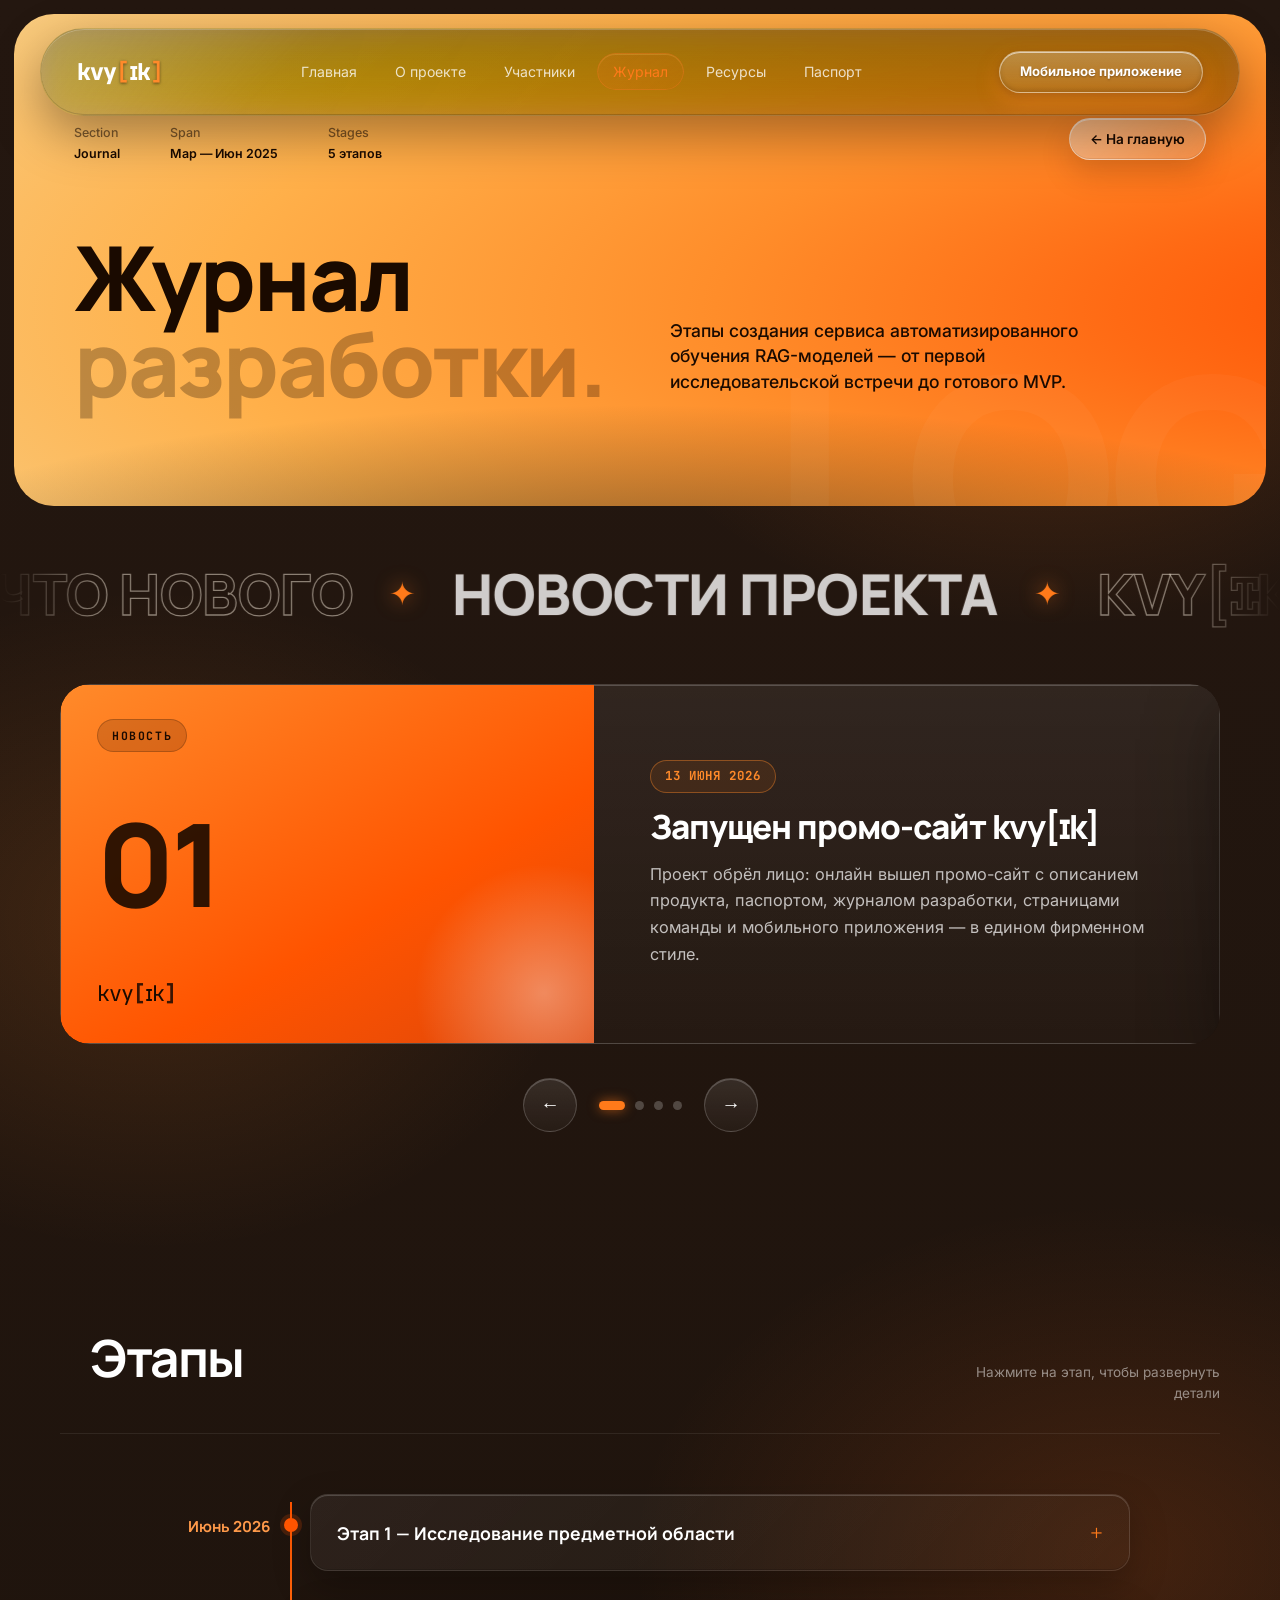
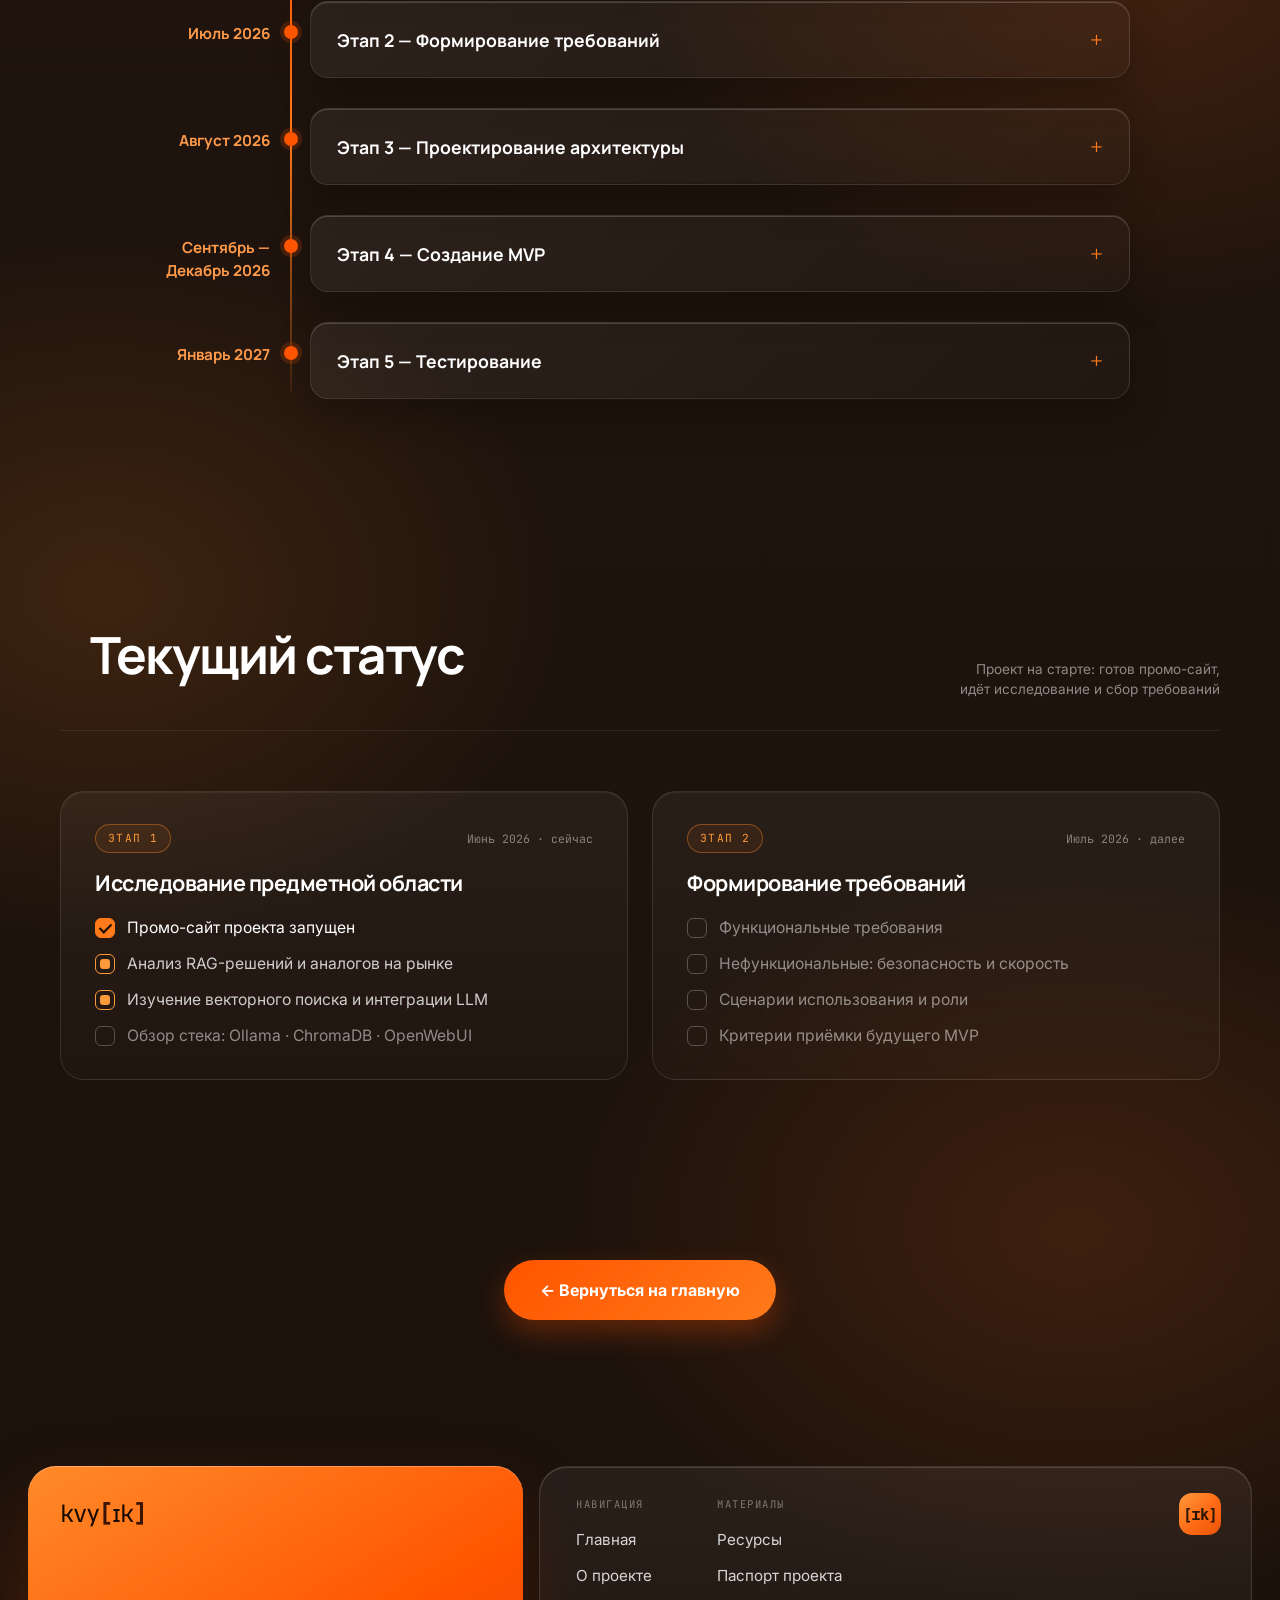
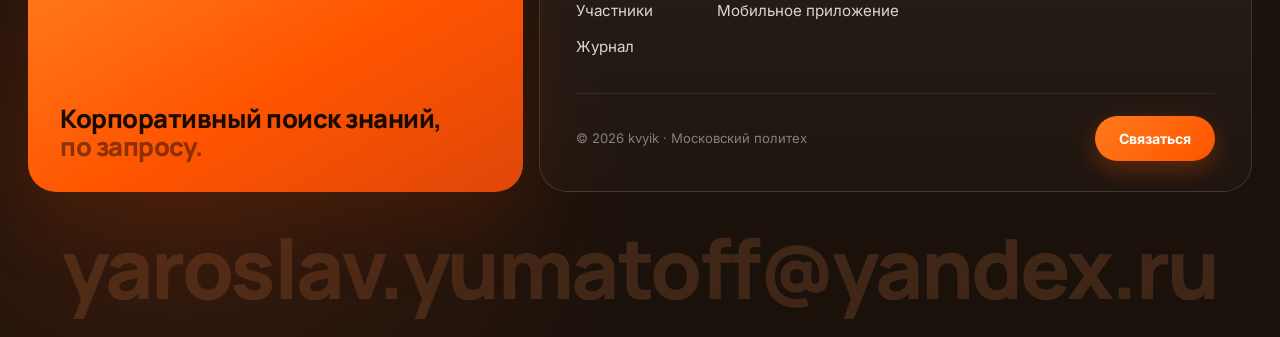
<file: site/journal.html>
<!DOCTYPE html>
<html lang="ru">
<head>
    <meta charset="UTF-8">
    <meta name="viewport" content="width=device-width, initial-scale=1.0">
    <title>Журнал проекта · kvyik</title>
    <link rel="stylesheet" href="css/style.css">
    <link href="https://fonts.googleapis.com/css2?family=Inter:wght@300;400;500;600;700;800;900&family=Manrope:wght@400;600;700;800&family=JetBrains+Mono:wght@500;700&display=swap" rel="stylesheet">
    <link rel="icon" type="image/svg+xml" href="assets/favicon.svg">
</head>
<body class="kvyyk-body">

<div id="progress-bar"></div>

<!-- Liquid Glass refraction filter (feDisplacementMap) -->
<svg class="lg-filter" aria-hidden="true" width="0" height="0" style="position:absolute;overflow:hidden">
    <filter id="lg-distortion" x="-20%" y="-20%" width="140%" height="140%" color-interpolation-filters="sRGB">
        <feTurbulence type="fractalNoise" baseFrequency="0.008 0.011" numOctaves="2" seed="42" result="noise"/>
        <feGaussianBlur in="noise" stdDeviation="2.4" result="soft"/>
        <feDisplacementMap in="SourceGraphic" in2="soft" scale="55" xChannelSelector="R" yChannelSelector="G"/>
    </filter>
</svg>
<nav class="nb-nav">
    <div class="nb-nav-inner">
        <a href="index.html" class="nb-brand kvy-logo kvy-anim"><span class="kvy">kvy</span><span class="kvy-br br-l">[</span><span class="l-ik">ɪk</span><span class="l-dots"><i></i><i></i><i></i></span><span class="kvy-br br-r">]</span></a>
        <ul class="nb-links">
            <li><a href="index.html">Главная</a></li>
            <li><a href="about.html">О проекте</a></li>
            <li><a href="team.html">Участники</a></li>
            <li><a href="journal.html" class="active-link">Журнал</a></li>
            <li><a href="resources.html">Ресурсы</a></li>
            <li><a href="passport.html">Паспорт</a></li>
        </ul>
        <a href="mobile.html" class="nb-mob-btn">Мобильное приложение</a>
    </div>
</nav>

<!-- ============ PAGE HERO ============ -->
<section class="nb-page-hero">
    <div class="nb-page-meta">
        <div><span>Section</span><b>Journal</b></div>
        <div><span>Span</span><b>Мар — Июн 2025</b></div>
        <div><span>Stages</span><b>5 этапов</b></div>
    </div>
    <a href="index.html" class="nb-page-back">← На главную</a>

    <div class="nb-page-hero-inner">
        <h1>
            Журнал<br>
            <span class="nb-ghost">разработки.</span>
        </h1>
        <p class="nb-page-hero-sub">
            Этапы создания сервиса автоматизированного
            обучения RAG-моделей — от первой
            исследовательской встречи до готового MVP.
        </p>
    </div>
    <div class="nb-page-bgmark">LOG</div>
</section>

<!-- ============ RUNLINE (marquee) ============ -->
<section class="section section--runline" aria-hidden="true">
    <div class="nw-runline">
        <div class="nw-runline-track">
            <div class="nw-runline-group">
                <span class="nw-run-txt">Что нового</span><span class="nw-run-star">✦</span>
                <span class="nw-run-txt is-outline">Новости проекта</span><span class="nw-run-star">✦</span>
                <span class="nw-run-txt">kvy[ɪk]</span><span class="nw-run-star">✦</span>
            </div>
            <div class="nw-runline-group">
                <span class="nw-run-txt">Что нового</span><span class="nw-run-star">✦</span>
                <span class="nw-run-txt is-outline">Новости проекта</span><span class="nw-run-star">✦</span>
                <span class="nw-run-txt">kvy[ɪk]</span><span class="nw-run-star">✦</span>
            </div>
        </div>
    </div>
</section>

<!-- ============ NEWS FEED (#Using) ============ -->
<section id="Using" class="section section--slider nb-sec">
    <div class="nb-container">
        <div class="nw-slider" data-news-slider>
            <div class="nw-viewport">
                <div class="nw-track">

                    <article class="nw-slide">
                        <div class="nw-col nw-col--media">
                            <span class="nw-badge">Новость</span>
                            <span class="nw-num">01</span>
                            <span class="nw-mark kvy-logo">kvy<span class="kvy-br">[</span>ɪk<span class="kvy-br">]</span></span>
                        </div>
                        <div class="nw-col nw-col--text">
                            <span class="nw-date">13 июня 2026</span>
                            <h3 class="nw-title">Запущен промо-сайт kvy[ɪk]</h3>
                            <p class="nw-desc">
                                Проект обрёл лицо: онлайн вышел промо-сайт с описанием
                                продукта, паспортом, журналом разработки, страницами
                                команды и мобильного приложения — в едином фирменном стиле.
                            </p>
                        </div>
                    </article>

                    <article class="nw-slide">
                        <div class="nw-col nw-col--media">
                            <span class="nw-badge">Этап 1</span>
                            <span class="nw-num">02</span>
                            <span class="nw-mark kvy-logo">kvy<span class="kvy-br">[</span>ɪk<span class="kvy-br">]</span></span>
                        </div>
                        <div class="nw-col nw-col--text">
                            <span class="nw-date">Июнь 2026</span>
                            <h3 class="nw-title">Старт исследования рынка решений</h3>
                            <p class="nw-desc">
                                Приступили к Этапу&nbsp;1 — анализу существующих RAG-решений
                                и аналогов на рынке. Разбираем сильные и слабые стороны
                                подходов, чтобы найти нишу для kvy[ɪk].
                            </p>
                        </div>
                    </article>

                    <article class="nw-slide">
                        <div class="nw-col nw-col--media">
                            <span class="nw-badge">Этап 1</span>
                            <span class="nw-num">03</span>
                            <span class="nw-mark kvy-logo">kvy<span class="kvy-br">[</span>ɪk<span class="kvy-br">]</span></span>
                        </div>
                        <div class="nw-col nw-col--text">
                            <span class="nw-date">Июнь 2026</span>
                            <h3 class="nw-title">Изучаем векторный поиск и интеграцию LLM</h3>
                            <p class="nw-desc">
                                Погружаемся в подходы к организации векторного поиска
                                и связке с языковыми моделями. На обзоре стек платформы:
                                Ollama&nbsp;· ChromaDB&nbsp;· OpenWebUI.
                            </p>
                        </div>
                    </article>

                    <article class="nw-slide">
                        <div class="nw-col nw-col--media">
                            <span class="nw-badge">Что дальше</span>
                            <span class="nw-num">04</span>
                            <span class="nw-mark kvy-logo">kvy<span class="kvy-br">[</span>ɪk<span class="kvy-br">]</span></span>
                        </div>
                        <div class="nw-col nw-col--text">
                            <span class="nw-date">Июль 2026 · план</span>
                            <h3 class="nw-title">Переход к формированию требований</h3>
                            <p class="nw-desc">
                                Следующий шаг — Этап&nbsp;2: функциональные и нефункциональные
                                требования, сценарии использования, пользовательские роли
                                и критерии приёмки будущего MVP.
                            </p>
                        </div>
                    </article>

                </div>
            </div>

            <div class="nw-controls">
                <button class="nw-prev" type="button" aria-label="Предыдущая новость">←</button>
                <div class="nw-dots" role="tablist"></div>
                <button class="nw-next" type="button" aria-label="Следующая новость">→</button>
            </div>
        </div>
    </div>
</section>

<!-- ============ TIMELINE ============ -->
<section class="nb-sec">
    <div class="nb-container">
        <div class="nb-sec-head">
            <h2>Этапы</h2>
            <div class="nb-sec-aside">Нажмите на этап, чтобы развернуть детали</div>
        </div>

        <div class="nb-timeline">

            <div class="nb-tl-item">
                <div class="nb-tl-date">Июнь 2026</div>
                <button class="nb-tl-btn timeline-btn">Этап 1 — Исследование предметной области</button>
                <div class="nb-tl-details timeline-details">
                    <p>
                        Проведён анализ существующих решений в области
                        корпоративного поиска знаний и технологий
                        Retrieval-Augmented Generation.
                    </p>
                    <p>
                        Изучены подходы к организации векторного поиска
                        и интеграции LLM.
                    </p>
                </div>
            </div>

            <div class="nb-tl-item">
                <div class="nb-tl-date">Июль 2026</div>
                <button class="nb-tl-btn timeline-btn">Этап 2 — Формирование требований</button>
                <div class="nb-tl-details timeline-details">
                    <p>Определены функциональные и нефункциональные требования.</p>
                    <p>Подготовлены сценарии использования и пользовательские роли.</p>
                </div>
            </div>

            <div class="nb-tl-item">
                <div class="nb-tl-date">Август 2026</div>
                <button class="nb-tl-btn timeline-btn">Этап 3 — Проектирование архитектуры</button>
                <div class="nb-tl-details timeline-details">
                    <p>
                        Разработана архитектура решения на основе
                        OpenWebUI, Ollama, ChromaDB и RabbitMQ.
                    </p>
                    <p>Подготовлены схемы взаимодействия компонентов платформы.</p>
                </div>
            </div>

            <div class="nb-tl-item">
                <div class="nb-tl-date">Сентябрь — Декабрь 2026</div>
                <button class="nb-tl-btn timeline-btn">Этап 4 — Создание MVP</button>
                <div class="nb-tl-details timeline-details">
                    <p>Выполнена настройка сервисов, создан прототип платформы.</p>
                    <p>Реализован процесс загрузки, индексации и поиска документов.</p>
                </div>
            </div>

            <div class="nb-tl-item">
                <div class="nb-tl-date">Январь 2027</div>
                <button class="nb-tl-btn timeline-btn">Этап 5 — Тестирование</button>
                <div class="nb-tl-details timeline-details">
                    <p>
                        Проведены проверки качества поиска, скорости работы
                        и корректности генерации ответов.
                    </p>
                    <p>Подготовлены рекомендации по дальнейшему развитию системы.</p>
                </div>
            </div>

        </div>
    </div>
</section>

<!-- ============ STATUS ============ -->
<section class="nb-sec alt">
    <div class="nb-container">
        <div class="nb-sec-head">
            <h2>Текущий статус</h2>
            <div class="nb-sec-aside">Проект на старте: готов промо-сайт, идёт исследование и сбор требований</div>
        </div>

        <div class="nb-check-grid">

            <div class="nb-check-col">
                <div class="nb-check-head">
                    <span class="nb-check-stage">Этап 1</span>
                    <span class="nb-check-when">Июнь 2026 · сейчас</span>
                </div>
                <h3>Исследование предметной области</h3>
                <ul class="nb-check-list">
                    <li class="done"><span class="nb-check-box"></span>Промо-сайт проекта запущен</li>
                    <li class="prog"><span class="nb-check-box"></span>Анализ RAG-решений и аналогов на рынке</li>
                    <li class="prog"><span class="nb-check-box"></span>Изучение векторного поиска и интеграции LLM</li>
                    <li class="todo"><span class="nb-check-box"></span>Обзор стека: Ollama · ChromaDB · OpenWebUI</li>
                </ul>
            </div>

            <div class="nb-check-col">
                <div class="nb-check-head">
                    <span class="nb-check-stage">Этап 2</span>
                    <span class="nb-check-when">Июль 2026 · далее</span>
                </div>
                <h3>Формирование требований</h3>
                <ul class="nb-check-list">
                    <li class="todo"><span class="nb-check-box"></span>Функциональные требования</li>
                    <li class="todo"><span class="nb-check-box"></span>Нефункциональные: безопасность и скорость</li>
                    <li class="todo"><span class="nb-check-box"></span>Сценарии использования и роли</li>
                    <li class="todo"><span class="nb-check-box"></span>Критерии приёмки будущего MVP</li>
                </ul>
            </div>

        </div>
    </div>
</section>

<!-- ============ BACK ============ -->
<section class="nb-back-section">
    <a href="index.html" class="nb-back-btn">← Вернуться на главную</a>
</section>

<footer class="nb-footer">
    <div class="nb-container">
        <div class="nb-foot">
            <!-- left orange brand card -->
            <div class="nb-foot-brand">
                <a href="index.html" class="nb-foot-logo kvy-logo">kvy<span class="kvy-br">[</span>ɪk<span class="kvy-br">]</span></a>
                <div class="nb-foot-tagline">
                    Корпоративный поиск знаний,<br>
                    <span>по запросу.</span>
                </div>
            </div>
            <!-- right glass panel -->
            <div class="nb-foot-panel">
                <img src="assets/favicon.svg" alt="kvyik" class="nb-foot-mark">
                <div class="nb-foot-cols">
                    <div class="nb-foot-col">
                        <span class="nb-foot-h">Навигация</span>
                        <a href="index.html">Главная</a>
                        <a href="about.html">О проекте</a>
                        <a href="team.html">Участники</a>
                        <a href="journal.html">Журнал</a>
                    </div>
                    <div class="nb-foot-col">
                        <span class="nb-foot-h">Материалы</span>
                        <a href="resources.html">Ресурсы</a>
                        <a href="passport.html">Паспорт проекта</a>
                        <a href="mobile.html">Мобильное приложение</a>
                    </div>
                </div>
                <div class="nb-foot-row">
                    <span class="nb-foot-copy">© 2026 kvyik · Московский политех</span>
                    <a href="mailto:yaroslav.yumatoff@yandex.ru" class="nb-foot-cta">Связаться</a>
                </div>
            </div>
        </div>
        <div class="nb-foot-email" aria-hidden="true">yaroslav.yumatoff@yandex.ru</div>
    </div>
</footer>

<button id="scrollTopBtn">↑</button>
<script src="js/app.js"></script>
</body>
</html>
</file>
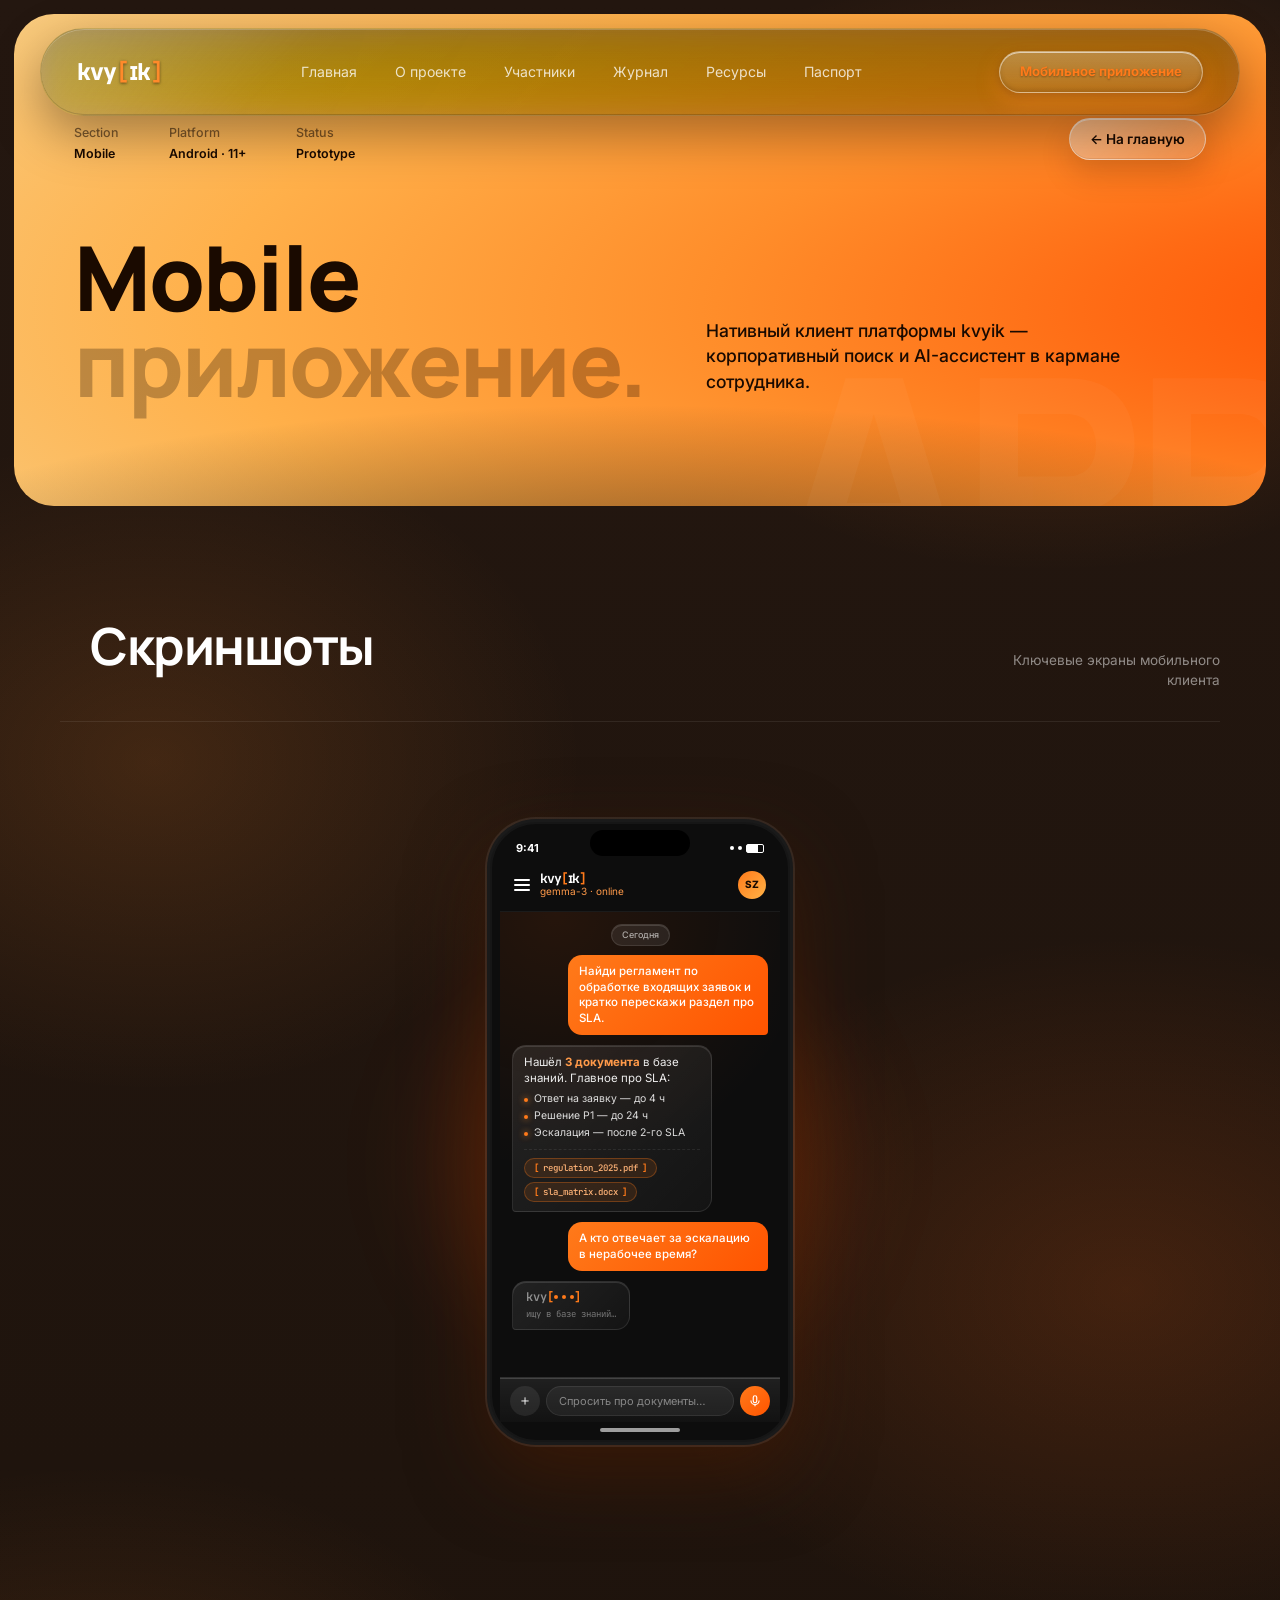
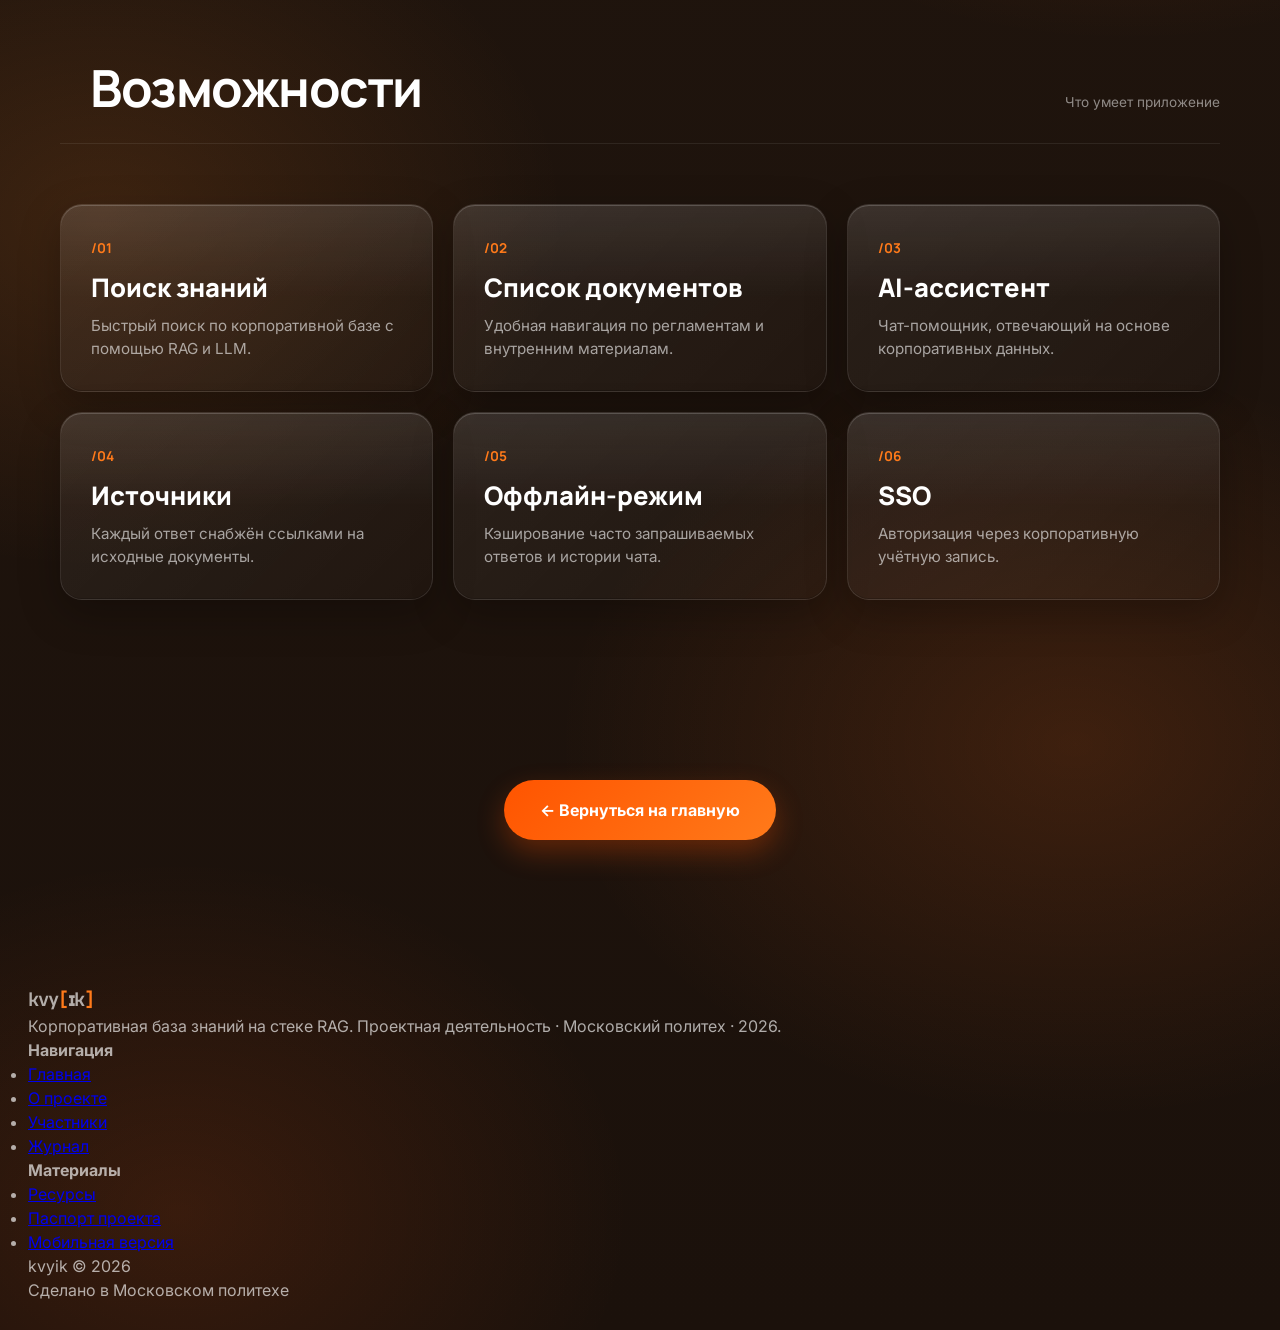
<file: site/mobile.html>
<!DOCTYPE html>
<html lang="ru">
<head>
    <meta charset="UTF-8">
    <meta name="viewport" content="width=device-width, initial-scale=1.0">
    <title>Mobile · kvyik</title>
    <link rel="stylesheet" href="css/style.css">
    <link href="https://fonts.googleapis.com/css2?family=Inter:wght@300;400;500;600;700;800;900&family=Manrope:wght@400;600;700;800&family=JetBrains+Mono:wght@500;700&display=swap" rel="stylesheet">
    <link rel="icon" type="image/svg+xml" href="assets/favicon.svg">
</head>
<body class="kvyyk-body">

<div id="progress-bar"></div>

<!-- Liquid Glass refraction filter (feDisplacementMap) -->
<svg class="lg-filter" aria-hidden="true" width="0" height="0" style="position:absolute;overflow:hidden">
    <filter id="lg-distortion" x="-20%" y="-20%" width="140%" height="140%" color-interpolation-filters="sRGB">
        <feTurbulence type="fractalNoise" baseFrequency="0.008 0.011" numOctaves="2" seed="42" result="noise"/>
        <feGaussianBlur in="noise" stdDeviation="2.4" result="soft"/>
        <feDisplacementMap in="SourceGraphic" in2="soft" scale="55" xChannelSelector="R" yChannelSelector="G"/>
    </filter>
</svg>
<nav class="nb-nav">
    <div class="nb-nav-inner">
        <a href="index.html" class="nb-brand kvy-logo kvy-anim"><span class="kvy">kvy</span><span class="kvy-br br-l">[</span><span class="l-ik">ɪk</span><span class="l-dots"><i></i><i></i><i></i></span><span class="kvy-br br-r">]</span></a>
        <ul class="nb-links">
            <li><a href="index.html">Главная</a></li>
            <li><a href="about.html">О проекте</a></li>
            <li><a href="team.html">Участники</a></li>
            <li><a href="journal.html">Журнал</a></li>
            <li><a href="resources.html">Ресурсы</a></li>
            <li><a href="passport.html">Паспорт</a></li>
        </ul>
        <a href="mobile.html" class="nb-mob-btn active-link">Мобильное приложение</a>
    </div>
</nav>

<!-- ============ PAGE HERO ============ -->
<section class="nb-page-hero">
    <div class="nb-page-meta">
        <div><span>Section</span><b>Mobile</b></div>
        <div><span>Platform</span><b>Android · 11+</b></div>
        <div><span>Status</span><b>Prototype</b></div>
    </div>
    <a href="index.html" class="nb-page-back">← На главную</a>

    <div class="nb-page-hero-inner">
        <h1>
            Mobile<br>
            <span class="nb-ghost">приложение.</span>
        </h1>
        <p class="nb-page-hero-sub">
            Нативный клиент платформы kvyik —
            корпоративный поиск и AI-ассистент в кармане сотрудника.
        </p>
    </div>
    <div class="nb-page-bgmark">APP</div>
</section>

<!-- ============ MOCKUP ============ -->
<section class="nb-sec">
    <div class="nb-container">
        <div class="nb-sec-head">
            <h2>Скриншоты</h2>
            <div class="nb-sec-aside">Ключевые экраны мобильного клиента</div>
        </div>

        <div class="nb-mobile-mockup">

            <div class="nb-phone-wrap">

                <div class="nb-phone-glow"></div>

                <div class="nb-phone">
                    <div class="nb-phone-notch"></div>

                    <div class="nb-status">
                        <span class="nb-status-time">9:41</span>
                        <div class="nb-status-icons">
                            <span class="nb-dot"></span>
                            <span class="nb-dot"></span>
                            <span class="nb-bat"></span>
                        </div>
                    </div>

                    <div class="nb-app-head">
                        <div class="nb-app-burger">
                            <span></span><span></span><span></span>
                        </div>
                        <div class="nb-app-title">
                            <span class="nb-app-name kvy-logo">kvy<span class="kvy-br">[</span>ɪk<span class="kvy-br">]</span></span>
                            <span class="nb-app-sub">gemma-3 · online</span>
                        </div>
                        <div class="nb-app-avatar">SZ</div>
                    </div>

                    <div class="nb-chat">

                        <div class="nb-chat-pill">Сегодня</div>

                        <div class="nb-msg nb-msg-user">
                            <div class="nb-bubble nb-bubble-user">
                                Найди регламент по обработке
                                входящих заявок и кратко
                                перескажи раздел про SLA.
                            </div>
                        </div>

                        <div class="nb-msg nb-msg-bot">
                            <div class="nb-bubble nb-bubble-bot">
                                <p>Нашёл <b>3 документа</b> в базе знаний.
                                Главное про SLA:</p>
                                <ul class="nb-bubble-list">
                                    <li>Ответ на заявку — до 4 ч</li>
                                    <li>Решение P1 — до 24 ч</li>
                                    <li>Эскалация — после 2-го SLA</li>
                                </ul>

                                <div class="nb-sources">
                                    <span class="nb-source-chip kvy-logo"><span class="kvy-br">[</span>regulation_2025.pdf<span class="kvy-br">]</span></span>
                                    <span class="nb-source-chip kvy-logo"><span class="kvy-br">[</span>sla_matrix.docx<span class="kvy-br">]</span></span>
                                </div>
                            </div>
                        </div>

                        <div class="nb-msg nb-msg-user">
                            <div class="nb-bubble nb-bubble-user">
                                А кто отвечает за эскалацию
                                в нерабочее время?
                            </div>
                        </div>

                        <div class="nb-msg nb-msg-bot">
                            <div class="nb-bubble nb-bubble-bot nb-bubble-typing">
                                <span class="kvy-loader">
                                    <span class="ll-kvy">kvy</span><span class="ll-bl">[</span><span class="ll-inner"><i></i><i></i><i></i></span><span class="ll-br">]</span>
                                </span>
                                <span class="nb-loader-text">ищу в базе знаний…</span>
                            </div>
                        </div>

                    </div>

                    <div class="nb-composer">
                        <button class="nb-comp-btn">＋</button>
                        <div class="nb-comp-field">
                            Спросить про документы…
                        </div>
                        <button class="nb-comp-mic">
                            <svg viewBox="0 0 24 24" fill="none" stroke="#fff" stroke-width="2">
                                <rect x="9" y="3" width="6" height="12" rx="3"/>
                                <path d="M5 11a7 7 0 0014 0M12 18v3"/>
                            </svg>
                        </button>
                    </div>

                    <div class="nb-home-ind"></div>
                </div>
            </div>

        </div>
    </div>
</section>

<!-- ============ FEATURES ============ -->
<section class="nb-sec alt">
    <div class="nb-container">
        <div class="nb-sec-head">
            <h2>Возможности</h2>
            <div class="nb-sec-aside">Что умеет приложение</div>
        </div>

        <div class="nb-tech-grid">
            <div class="nb-tech">
                <span class="nb-tech-num">/01</span>
                <h4>Поиск знаний</h4>
                <p>Быстрый поиск по корпоративной базе с помощью RAG и LLM.</p>
            </div>
            <div class="nb-tech">
                <span class="nb-tech-num">/02</span>
                <h4>Список документов</h4>
                <p>Удобная навигация по регламентам и внутренним материалам.</p>
            </div>
            <div class="nb-tech">
                <span class="nb-tech-num">/03</span>
                <h4>AI-ассистент</h4>
                <p>Чат-помощник, отвечающий на основе корпоративных данных.</p>
            </div>
            <div class="nb-tech">
                <span class="nb-tech-num">/04</span>
                <h4>Источники</h4>
                <p>Каждый ответ снабжён ссылками на исходные документы.</p>
            </div>
            <div class="nb-tech">
                <span class="nb-tech-num">/05</span>
                <h4>Оффлайн-режим</h4>
                <p>Кэширование часто запрашиваемых ответов и истории чата.</p>
            </div>
            <div class="nb-tech">
                <span class="nb-tech-num">/06</span>
                <h4>SSO</h4>
                <p>Авторизация через корпоративную учётную запись.</p>
            </div>
        </div>
    </div>
</section>

<!-- ============ BACK ============ -->
<section class="nb-back-section">
    <a href="index.html" class="nb-back-btn">← Вернуться на главную</a>
</section>

<footer class="nb-footer">
    <div class="nb-container">
        <div class="nb-footer-grid">
            <div class="nb-footer-brand">
                <h3 class="kvy-logo">kvy<span class="kvy-br">[</span>ɪk<span class="kvy-br">]</span></h3>
                <p>Корпоративная база знаний на стеке RAG. Проектная деятельность · Московский политех · 2026.</p>
            </div>
            <div class="nb-footer-col">
                <h4>Навигация</h4>
                <ul>
                    <li><a href="index.html">Главная</a></li>
                    <li><a href="about.html">О проекте</a></li>
                    <li><a href="team.html">Участники</a></li>
                    <li><a href="journal.html">Журнал</a></li>
                </ul>
            </div>
            <div class="nb-footer-col">
                <h4>Материалы</h4>
                <ul>
                    <li><a href="resources.html">Ресурсы</a></li>
                    <li><a href="passport.html">Паспорт проекта</a></li>
                    <li><a href="mobile.html">Мобильная версия</a></li>
                </ul>
            </div>
        </div>
        <div class="nb-footer-bottom">
            <div class="nb-footer-mark">kvyik © 2026</div>
            <div>Сделано в Московском политехе</div>
        </div>
    </div>
</footer>

<button id="scrollTopBtn">↑</button>
<script src="js/app.js"></script>
</body>
</html>
</file>
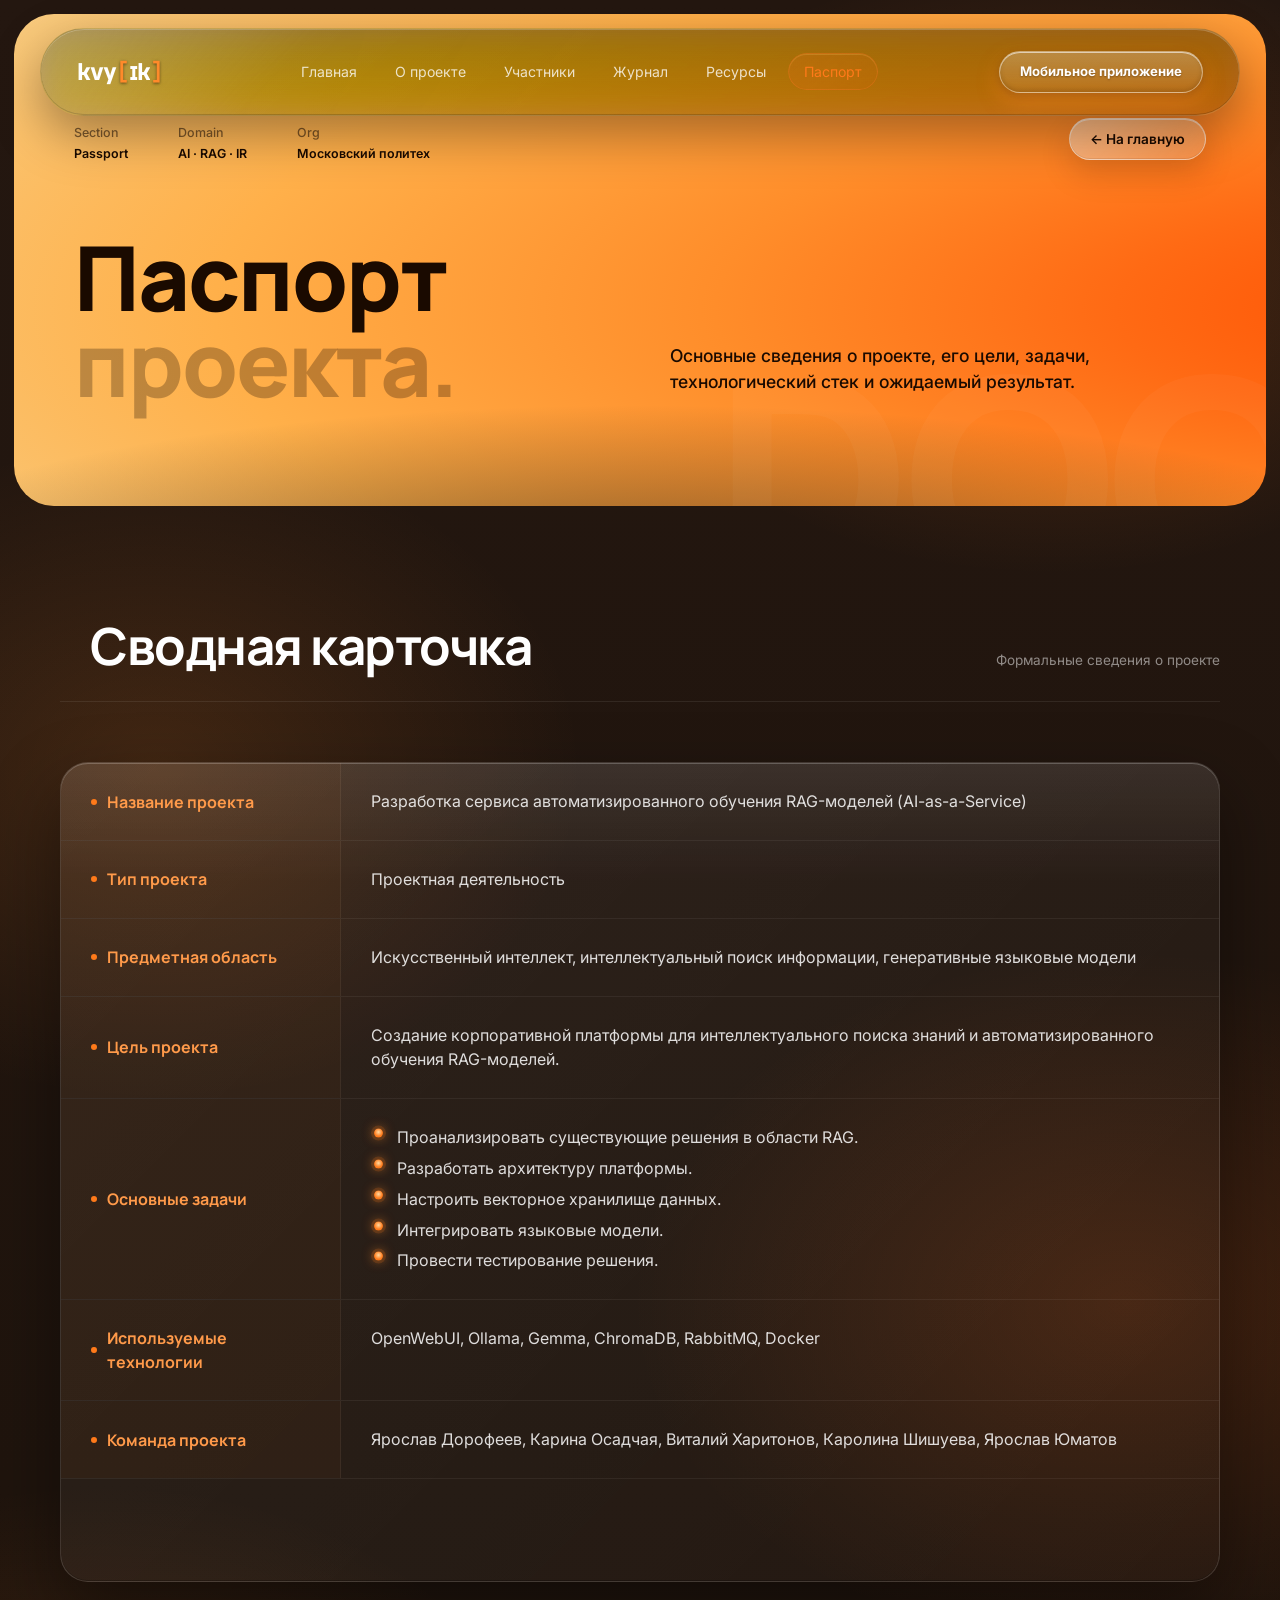
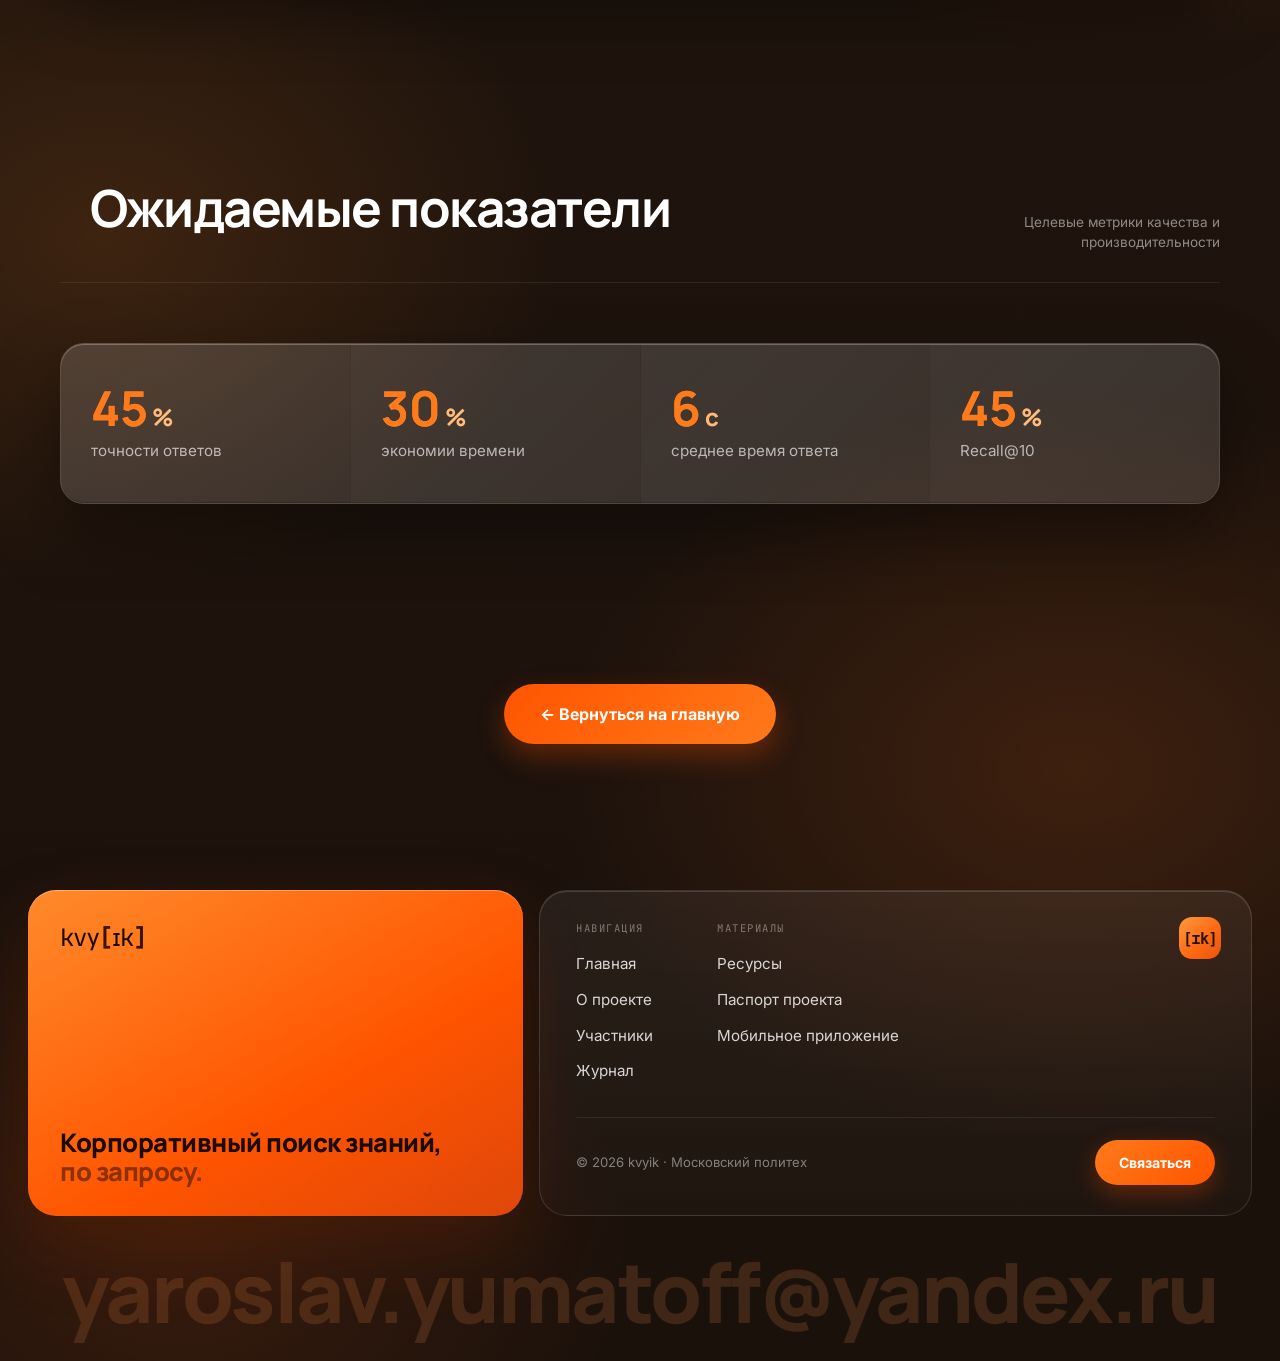
<file: site/passport.html>
<!DOCTYPE html>
<html lang="ru">
<head>
    <meta charset="UTF-8">
    <meta name="viewport" content="width=device-width, initial-scale=1.0">
    <title>Паспорт проекта · kvyik</title>
    <link rel="stylesheet" href="css/style.css">
    <link href="https://fonts.googleapis.com/css2?family=Inter:wght@300;400;500;600;700;800;900&family=Manrope:wght@400;600;700;800&family=JetBrains+Mono:wght@500;700&display=swap" rel="stylesheet">
    <link rel="icon" type="image/svg+xml" href="assets/favicon.svg">
</head>
<body class="kvyyk-body reveal-start">

<div id="progress-bar"></div>

<!-- Liquid Glass refraction filter (feDisplacementMap) -->
<svg class="lg-filter" aria-hidden="true" width="0" height="0" style="position:absolute;overflow:hidden">
    <filter id="lg-distortion" x="-20%" y="-20%" width="140%" height="140%" color-interpolation-filters="sRGB">
        <feTurbulence type="fractalNoise" baseFrequency="0.008 0.011" numOctaves="2" seed="42" result="noise"/>
        <feGaussianBlur in="noise" stdDeviation="2.4" result="soft"/>
        <feDisplacementMap in="SourceGraphic" in2="soft" scale="55" xChannelSelector="R" yChannelSelector="G"/>
    </filter>
</svg>
<nav class="nb-nav">
    <div class="nb-nav-inner">
        <a href="index.html" class="nb-brand kvy-logo kvy-anim"><span class="kvy">kvy</span><span class="kvy-br br-l">[</span><span class="l-ik">ɪk</span><span class="l-dots"><i></i><i></i><i></i></span><span class="kvy-br br-r">]</span></a>
        <ul class="nb-links">
            <li><a href="index.html">Главная</a></li>
            <li><a href="about.html">О проекте</a></li>
            <li><a href="team.html">Участники</a></li>
            <li><a href="journal.html">Журнал</a></li>
            <li><a href="resources.html">Ресурсы</a></li>
            <li><a href="passport.html" class="active-link">Паспорт</a></li>
        </ul>
        <a href="mobile.html" class="nb-mob-btn">Мобильное приложение</a>
    </div>
</nav>

<!-- ============ PAGE HERO ============ -->
<section class="nb-page-hero">
    <div class="nb-page-meta">
        <div><span>Section</span><b>Passport</b></div>
        <div><span>Domain</span><b>AI · RAG · IR</b></div>
        <div><span>Org</span><b>Московский политех</b></div>
    </div>
    <a href="index.html" class="nb-page-back">← На главную</a>

    <div class="nb-page-hero-inner">
        <h1>
            Паспорт<br>
            <span class="nb-ghost">проекта.</span>
        </h1>
        <p class="nb-page-hero-sub">
            Основные сведения о проекте, его цели, задачи,
            технологический стек и ожидаемый результат.
        </p>
    </div>
    <div class="nb-page-bgmark">DOC</div>
</section>

<!-- ============ PASSPORT TABLE ============ -->
<section class="nb-sec">
    <div class="nb-container">
        <div class="nb-sec-head">
            <h2>Сводная карточка</h2>
            <div class="nb-sec-aside">Формальные сведения о проекте</div>
        </div>

        <div class="nb-passport">

            <div class="nb-pp-row">
                <div class="nb-pp-label">Название проекта</div>
                <div class="nb-pp-value">
                    Разработка сервиса автоматизированного
                    обучения RAG-моделей (AI-as-a-Service)
                </div>
            </div>

            <div class="nb-pp-row">
                <div class="nb-pp-label">Тип проекта</div>
                <div class="nb-pp-value">Проектная деятельность</div>
            </div>

            <div class="nb-pp-row">
                <div class="nb-pp-label">Предметная область</div>
                <div class="nb-pp-value">
                    Искусственный интеллект,
                    интеллектуальный поиск информации,
                    генеративные языковые модели
                </div>
            </div>

            <div class="nb-pp-row">
                <div class="nb-pp-label">Цель проекта</div>
                <div class="nb-pp-value">
                    Создание корпоративной платформы
                    для интеллектуального поиска знаний
                    и автоматизированного обучения RAG-моделей.
                </div>
            </div>

            <div class="nb-pp-row">
                <div class="nb-pp-label">Основные задачи</div>
                <div class="nb-pp-value">
                    <ul>
                        <li>Проанализировать существующие решения в области RAG.</li>
                        <li>Разработать архитектуру платформы.</li>
                        <li>Настроить векторное хранилище данных.</li>
                        <li>Интегрировать языковые модели.</li>
                        <li>Провести тестирование решения.</li>
                    </ul>
                </div>
            </div>

            <div class="nb-pp-row">
                <div class="nb-pp-label">Используемые технологии</div>
                <div class="nb-pp-value">
                    OpenWebUI, Ollama, Gemma, ChromaDB, RabbitMQ, Docker
                </div>
            </div>

            <div class="nb-pp-row">
                <div class="nb-pp-label">Команда проекта</div>
                <div class="nb-pp-value">
                    Ярослав Дорофеев, Карина Осадчая, Виталий Харитонов,
                    Каролина Шишуева, Ярослав Юматов
                </div>
            </div>

            <div class="nb-pp-row">
                <div class="nb-pp-label">Ожидаемый результат</div>
                <div class="nb-pp-value">
                    Рабочий прототип платформы AI-as-a-Service
                    для поиска знаний на основе
                    Retrieval-Augmented Generation.
                </div>
            </div>

        </div>
    </div>
</section>

<!-- ============ KPI ============ -->
<section class="nb-sec alt">
    <div class="nb-container">
        <div class="nb-sec-head">
            <h2>Ожидаемые показатели</h2>
            <div class="nb-sec-aside">Целевые метрики качества и производительности</div>
        </div>

        <div class="nb-kpi-grid">
            <div class="nb-kpi">
                <span class="nb-kpi-val counter" data-target="90">0<i>%</i></span>
                <span class="nb-kpi-lbl">точности ответов</span>
            </div>
            <div class="nb-kpi">
                <span class="nb-kpi-val counter" data-target="60">0<i>%</i></span>
                <span class="nb-kpi-lbl">экономии времени</span>
            </div>
            <div class="nb-kpi">
                <span class="nb-kpi-val counter" data-target="6">0<i>с</i></span>
                <span class="nb-kpi-lbl">среднее время ответа</span>
            </div>
            <div class="nb-kpi">
                <span class="nb-kpi-val counter" data-target="85">0<i>%</i></span>
                <span class="nb-kpi-lbl">Recall@10</span>
            </div>
        </div>
    </div>
</section>

<!-- ============ BACK ============ -->
<section class="nb-back-section">
    <a href="index.html" class="nb-back-btn">← Вернуться на главную</a>
</section>

<footer class="nb-footer">
    <div class="nb-container">
        <div class="nb-foot">
            <!-- left orange brand card -->
            <div class="nb-foot-brand">
                <a href="index.html" class="nb-foot-logo kvy-logo">kvy<span class="kvy-br">[</span>ɪk<span class="kvy-br">]</span></a>
                <div class="nb-foot-tagline">
                    Корпоративный поиск знаний,<br>
                    <span>по запросу.</span>
                </div>
            </div>
            <!-- right glass panel -->
            <div class="nb-foot-panel">
                <img src="assets/favicon.svg" alt="kvyik" class="nb-foot-mark">
                <div class="nb-foot-cols">
                    <div class="nb-foot-col">
                        <span class="nb-foot-h">Навигация</span>
                        <a href="index.html">Главная</a>
                        <a href="about.html">О проекте</a>
                        <a href="team.html">Участники</a>
                        <a href="journal.html">Журнал</a>
                    </div>
                    <div class="nb-foot-col">
                        <span class="nb-foot-h">Материалы</span>
                        <a href="resources.html">Ресурсы</a>
                        <a href="passport.html">Паспорт проекта</a>
                        <a href="mobile.html">Мобильное приложение</a>
                    </div>
                </div>
                <div class="nb-foot-row">
                    <span class="nb-foot-copy">© 2026 kvyik · Московский политех</span>
                    <a href="mailto:yaroslav.yumatoff@yandex.ru" class="nb-foot-cta">Связаться</a>
                </div>
            </div>
        </div>
        <div class="nb-foot-email" aria-hidden="true">yaroslav.yumatoff@yandex.ru</div>
    </div>
</footer>

<button id="scrollTopBtn">↑</button>
<script src="js/app.js"></script>
</body>
</html>
</file>
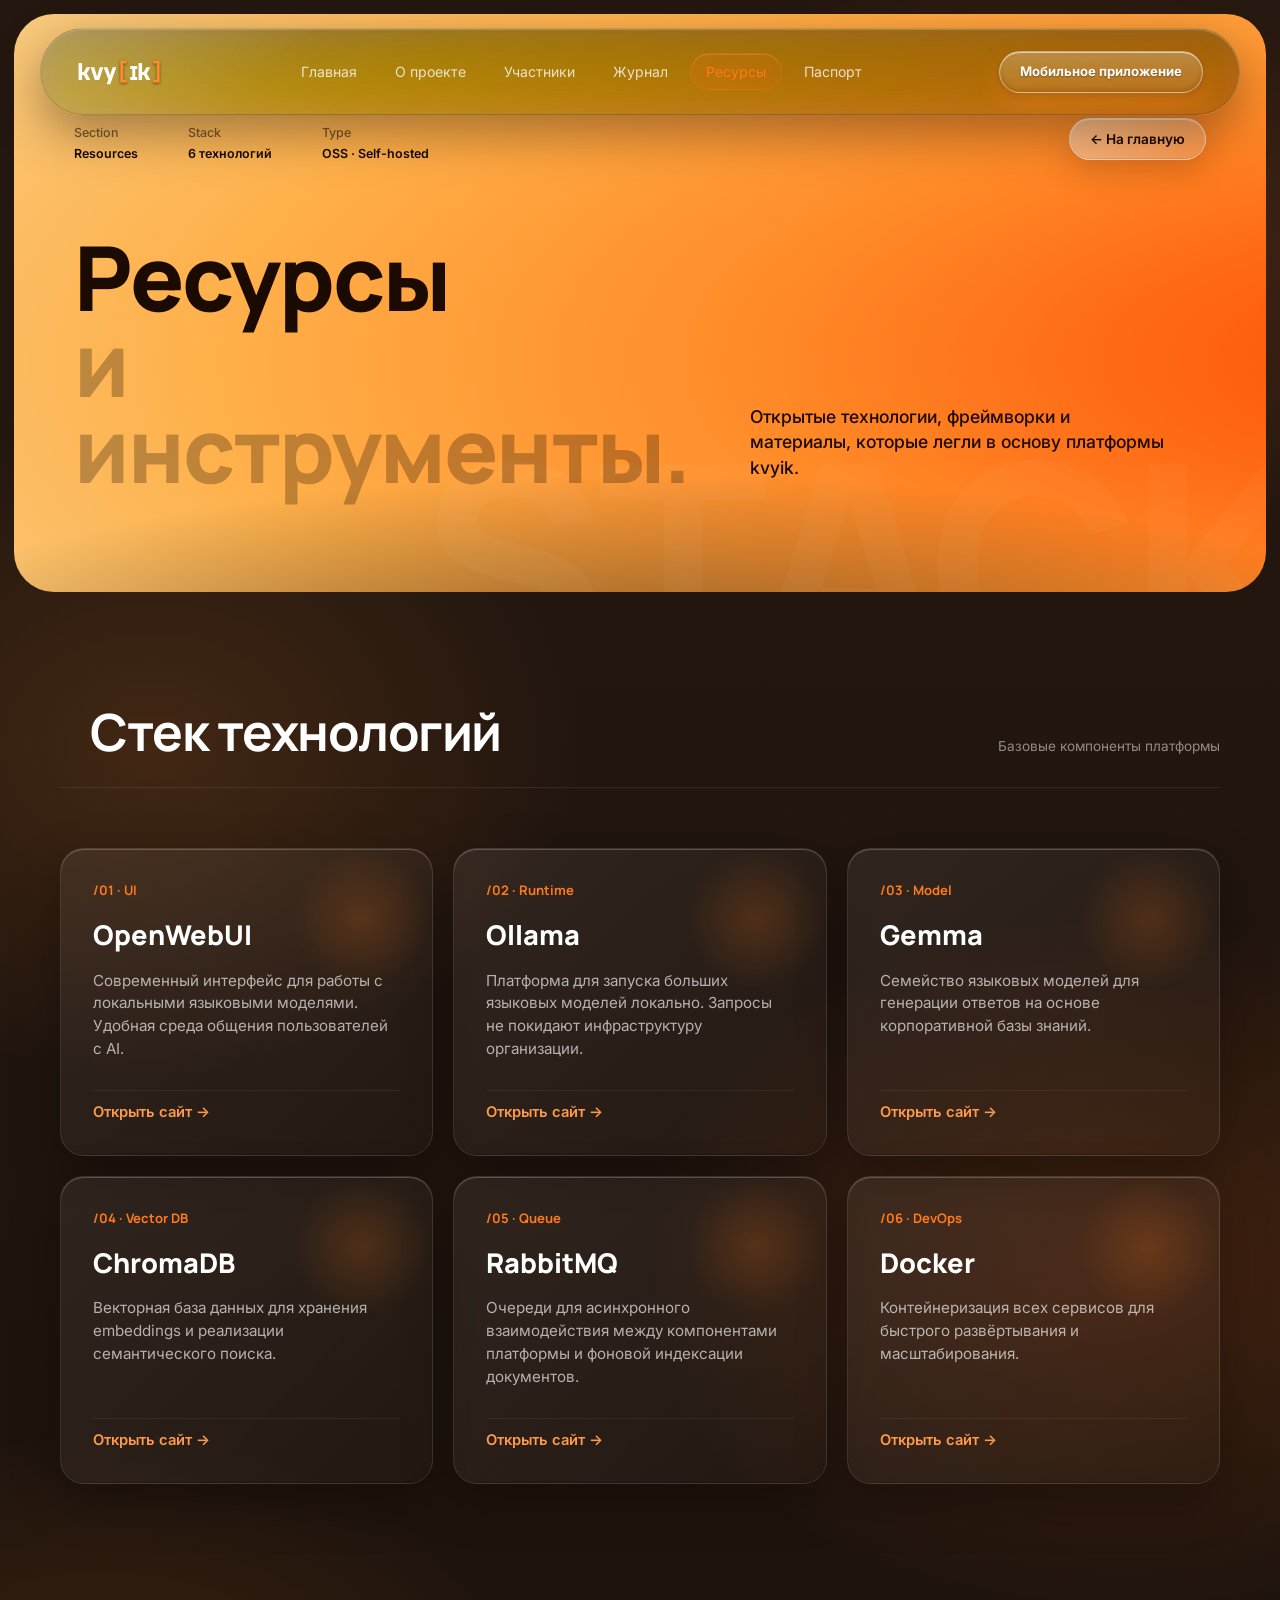
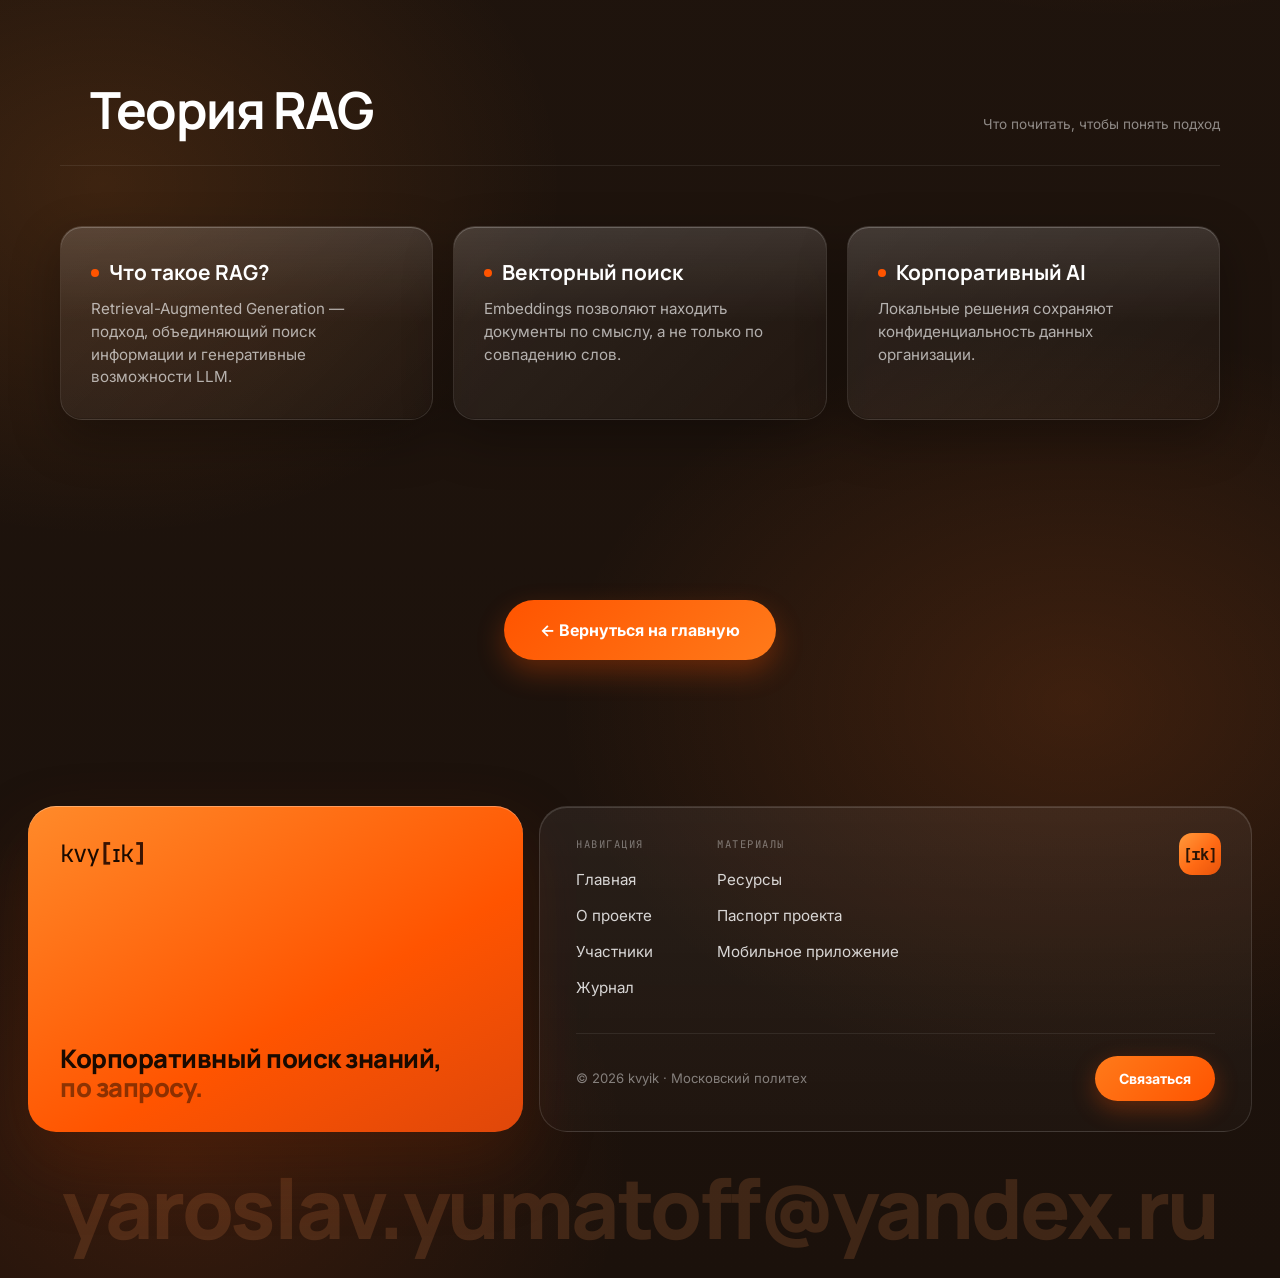
<file: site/resources.html>
<!DOCTYPE html>
<html lang="ru">
<head>
    <meta charset="UTF-8">
    <meta name="viewport" content="width=device-width, initial-scale=1.0">
    <title>Ресурсы · kvyik</title>
    <link rel="stylesheet" href="css/style.css">
    <link href="https://fonts.googleapis.com/css2?family=Inter:wght@300;400;500;600;700;800;900&family=Manrope:wght@400;600;700;800&family=JetBrains+Mono:wght@500;700&display=swap" rel="stylesheet">
    <link rel="icon" type="image/svg+xml" href="assets/favicon.svg">
</head>
<body class="kvyyk-body reveal-start">

<div id="progress-bar"></div>

<!-- Liquid Glass refraction filter (feDisplacementMap) -->
<svg class="lg-filter" aria-hidden="true" width="0" height="0" style="position:absolute;overflow:hidden">
    <filter id="lg-distortion" x="-20%" y="-20%" width="140%" height="140%" color-interpolation-filters="sRGB">
        <feTurbulence type="fractalNoise" baseFrequency="0.008 0.011" numOctaves="2" seed="42" result="noise"/>
        <feGaussianBlur in="noise" stdDeviation="2.4" result="soft"/>
        <feDisplacementMap in="SourceGraphic" in2="soft" scale="55" xChannelSelector="R" yChannelSelector="G"/>
    </filter>
</svg>
<nav class="nb-nav">
    <div class="nb-nav-inner">
        <a href="index.html" class="nb-brand kvy-logo kvy-anim"><span class="kvy">kvy</span><span class="kvy-br br-l">[</span><span class="l-ik">ɪk</span><span class="l-dots"><i></i><i></i><i></i></span><span class="kvy-br br-r">]</span></a>
        <ul class="nb-links">
            <li><a href="index.html">Главная</a></li>
            <li><a href="about.html">О проекте</a></li>
            <li><a href="team.html">Участники</a></li>
            <li><a href="journal.html">Журнал</a></li>
            <li><a href="resources.html" class="active-link">Ресурсы</a></li>
            <li><a href="passport.html">Паспорт</a></li>
        </ul>
        <a href="mobile.html" class="nb-mob-btn">Мобильное приложение</a>
    </div>
</nav>

<!-- ============ PAGE HERO ============ -->
<section class="nb-page-hero">
    <div class="nb-page-meta">
        <div><span>Section</span><b>Resources</b></div>
        <div><span>Stack</span><b>6 технологий</b></div>
        <div><span>Type</span><b>OSS · Self-hosted</b></div>
    </div>
    <a href="index.html" class="nb-page-back">← На главную</a>

    <div class="nb-page-hero-inner">
        <h1>
            Ресурсы<br>
            <span class="nb-ghost">и инструменты.</span>
        </h1>
        <p class="nb-page-hero-sub">
            Открытые технологии, фреймворки и материалы,
            которые легли в основу платформы kvyik.
        </p>
    </div>
    <div class="nb-page-bgmark">STACK</div>
</section>

<!-- ============ TECH STACK ============ -->
<section class="nb-sec">
    <div class="nb-container">
        <div class="nb-sec-head">
            <h2>Стек технологий</h2>
            <div class="nb-sec-aside">Базовые компоненты платформы</div>
        </div>

        <div class="nb-res-grid">

            <div class="nb-res-card">
                <span class="nb-res-num">/01 · UI</span>
                <h3>OpenWebUI</h3>
                <p>
                    Современный интерфейс для работы с локальными
                    языковыми моделями. Удобная среда общения
                    пользователей с AI.
                </p>
                <a href="https://openwebui.com" target="_blank" class="nb-res-link resource-link">Открыть сайт →</a>
            </div>

            <div class="nb-res-card">
                <span class="nb-res-num">/02 · Runtime</span>
                <h3>Ollama</h3>
                <p>
                    Платформа для запуска больших языковых
                    моделей локально. Запросы не покидают
                    инфраструктуру организации.
                </p>
                <a href="https://ollama.com" target="_blank" class="nb-res-link resource-link">Открыть сайт →</a>
            </div>

            <div class="nb-res-card">
                <span class="nb-res-num">/03 · Model</span>
                <h3>Gemma</h3>
                <p>
                    Семейство языковых моделей для генерации
                    ответов на основе корпоративной базы знаний.
                </p>
                <a href="https://ai.google.dev" target="_blank" class="nb-res-link resource-link">Открыть сайт →</a>
            </div>

            <div class="nb-res-card">
                <span class="nb-res-num">/04 · Vector DB</span>
                <h3>ChromaDB</h3>
                <p>
                    Векторная база данных для хранения
                    embeddings и реализации семантического поиска.
                </p>
                <a href="https://www.trychroma.com" target="_blank" class="nb-res-link resource-link">Открыть сайт →</a>
            </div>

            <div class="nb-res-card">
                <span class="nb-res-num">/05 · Queue</span>
                <h3>RabbitMQ</h3>
                <p>
                    Очереди для асинхронного взаимодействия
                    между компонентами платформы и фоновой
                    индексации документов.
                </p>
                <a href="https://www.rabbitmq.com" target="_blank" class="nb-res-link resource-link">Открыть сайт →</a>
            </div>

            <div class="nb-res-card">
                <span class="nb-res-num">/06 · DevOps</span>
                <h3>Docker</h3>
                <p>
                    Контейнеризация всех сервисов для
                    быстрого развёртывания и масштабирования.
                </p>
                <a href="https://www.docker.com" target="_blank" class="nb-res-link resource-link">Открыть сайт →</a>
            </div>

        </div>
    </div>
</section>

<!-- ============ THEORY ============ -->
<section class="nb-sec alt">
    <div class="nb-container">
        <div class="nb-sec-head">
            <h2>Теория RAG</h2>
            <div class="nb-sec-aside">Что почитать, чтобы понять подход</div>
        </div>

        <div class="nb-summary-grid">
            <div class="nb-sum-card">
                <h3>Что такое RAG?</h3>
                <p>
                    Retrieval-Augmented Generation — подход,
                    объединяющий поиск информации и
                    генеративные возможности LLM.
                </p>
            </div>
            <div class="nb-sum-card">
                <h3>Векторный поиск</h3>
                <p>
                    Embeddings позволяют находить документы
                    по смыслу, а не только по совпадению слов.
                </p>
            </div>
            <div class="nb-sum-card">
                <h3>Корпоративный AI</h3>
                <p>
                    Локальные решения сохраняют
                    конфиденциальность данных организации.
                </p>
            </div>
        </div>
    </div>
</section>

<!-- ============ BACK ============ -->
<section class="nb-back-section">
    <a href="index.html" class="nb-back-btn">← Вернуться на главную</a>
</section>

<footer class="nb-footer">
    <div class="nb-container">
        <div class="nb-foot">
            <!-- left orange brand card -->
            <div class="nb-foot-brand">
                <a href="index.html" class="nb-foot-logo kvy-logo">kvy<span class="kvy-br">[</span>ɪk<span class="kvy-br">]</span></a>
                <div class="nb-foot-tagline">
                    Корпоративный поиск знаний,<br>
                    <span>по запросу.</span>
                </div>
            </div>
            <!-- right glass panel -->
            <div class="nb-foot-panel">
                <img src="assets/favicon.svg" alt="kvyik" class="nb-foot-mark">
                <div class="nb-foot-cols">
                    <div class="nb-foot-col">
                        <span class="nb-foot-h">Навигация</span>
                        <a href="index.html">Главная</a>
                        <a href="about.html">О проекте</a>
                        <a href="team.html">Участники</a>
                        <a href="journal.html">Журнал</a>
                    </div>
                    <div class="nb-foot-col">
                        <span class="nb-foot-h">Материалы</span>
                        <a href="resources.html">Ресурсы</a>
                        <a href="passport.html">Паспорт проекта</a>
                        <a href="mobile.html">Мобильное приложение</a>
                    </div>
                </div>
                <div class="nb-foot-row">
                    <span class="nb-foot-copy">© 2026 kvyik · Московский политех</span>
                    <a href="mailto:yaroslav.yumatoff@yandex.ru" class="nb-foot-cta">Связаться</a>
                </div>
            </div>
        </div>
        <div class="nb-foot-email" aria-hidden="true">yaroslav.yumatoff@yandex.ru</div>
    </div>
</footer>

<button id="scrollTopBtn">↑</button>
<script src="js/app.js"></script>
</body>
</html>
</file>
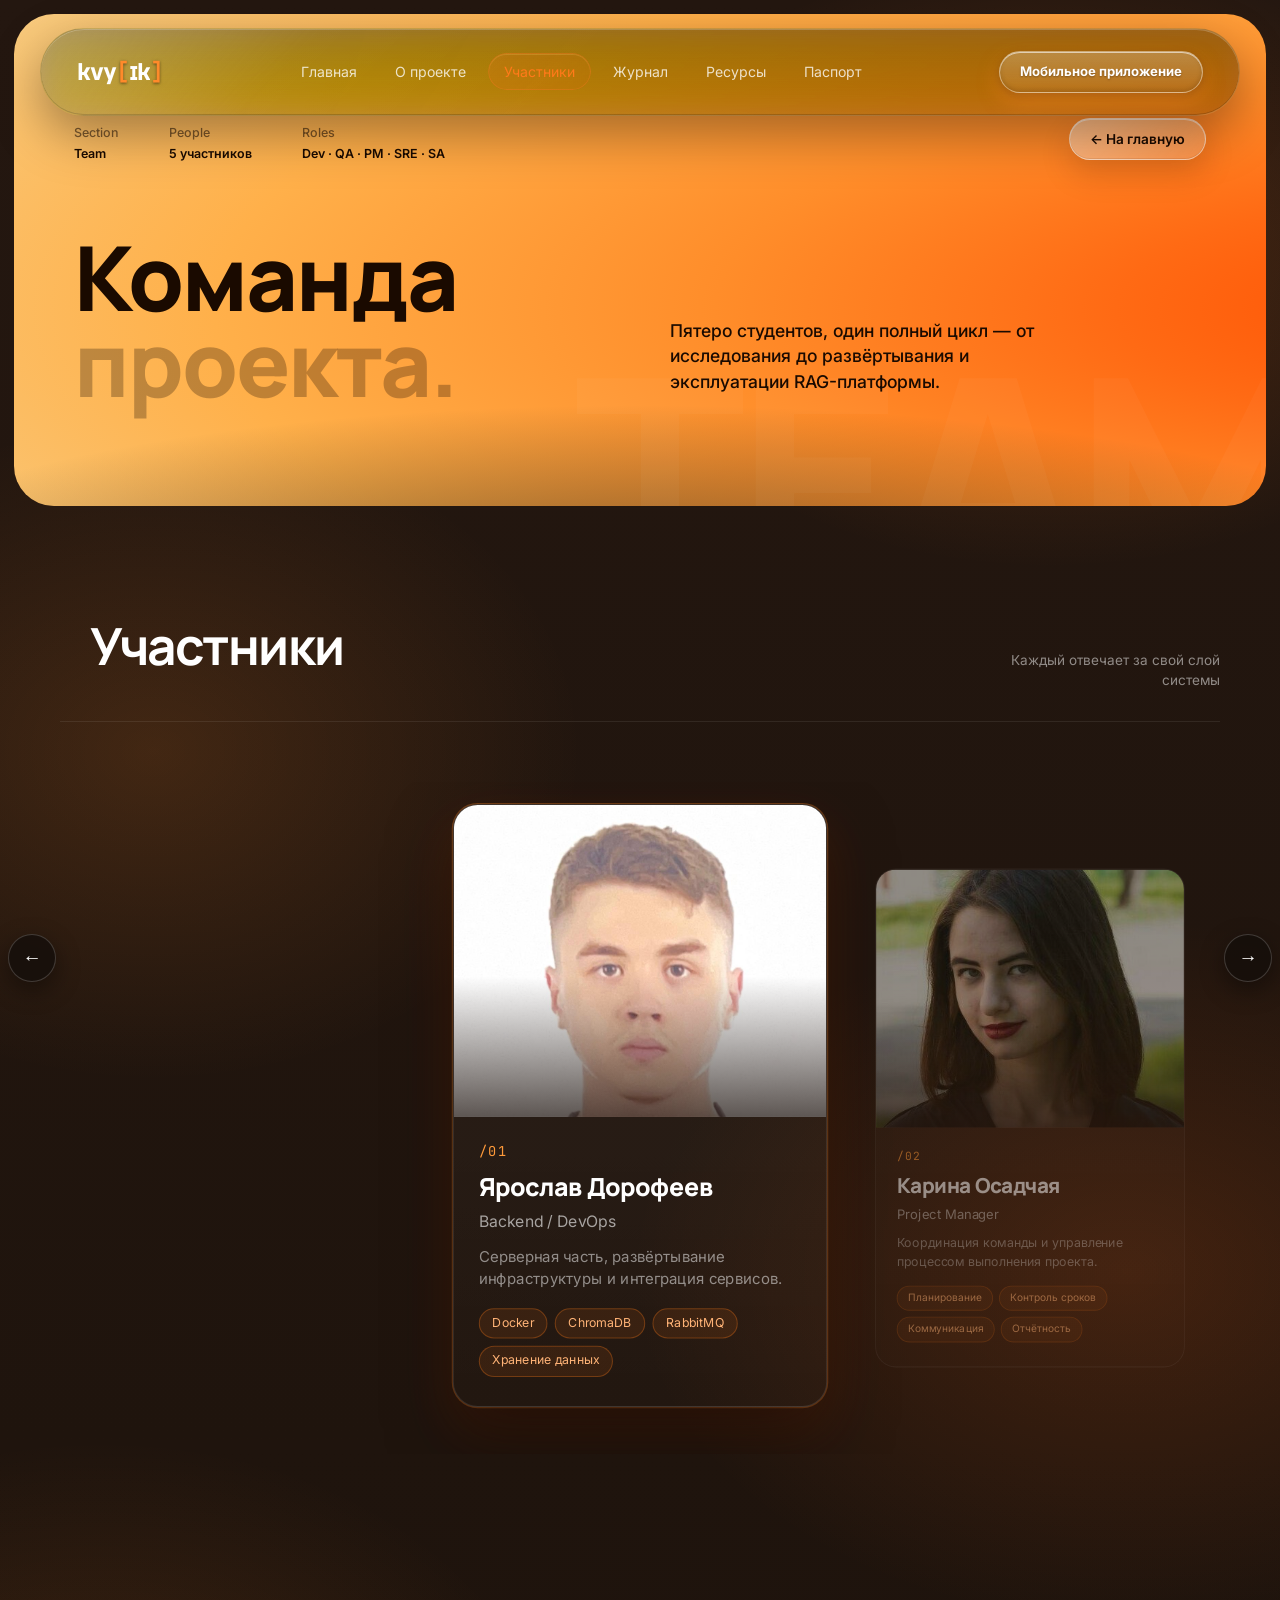
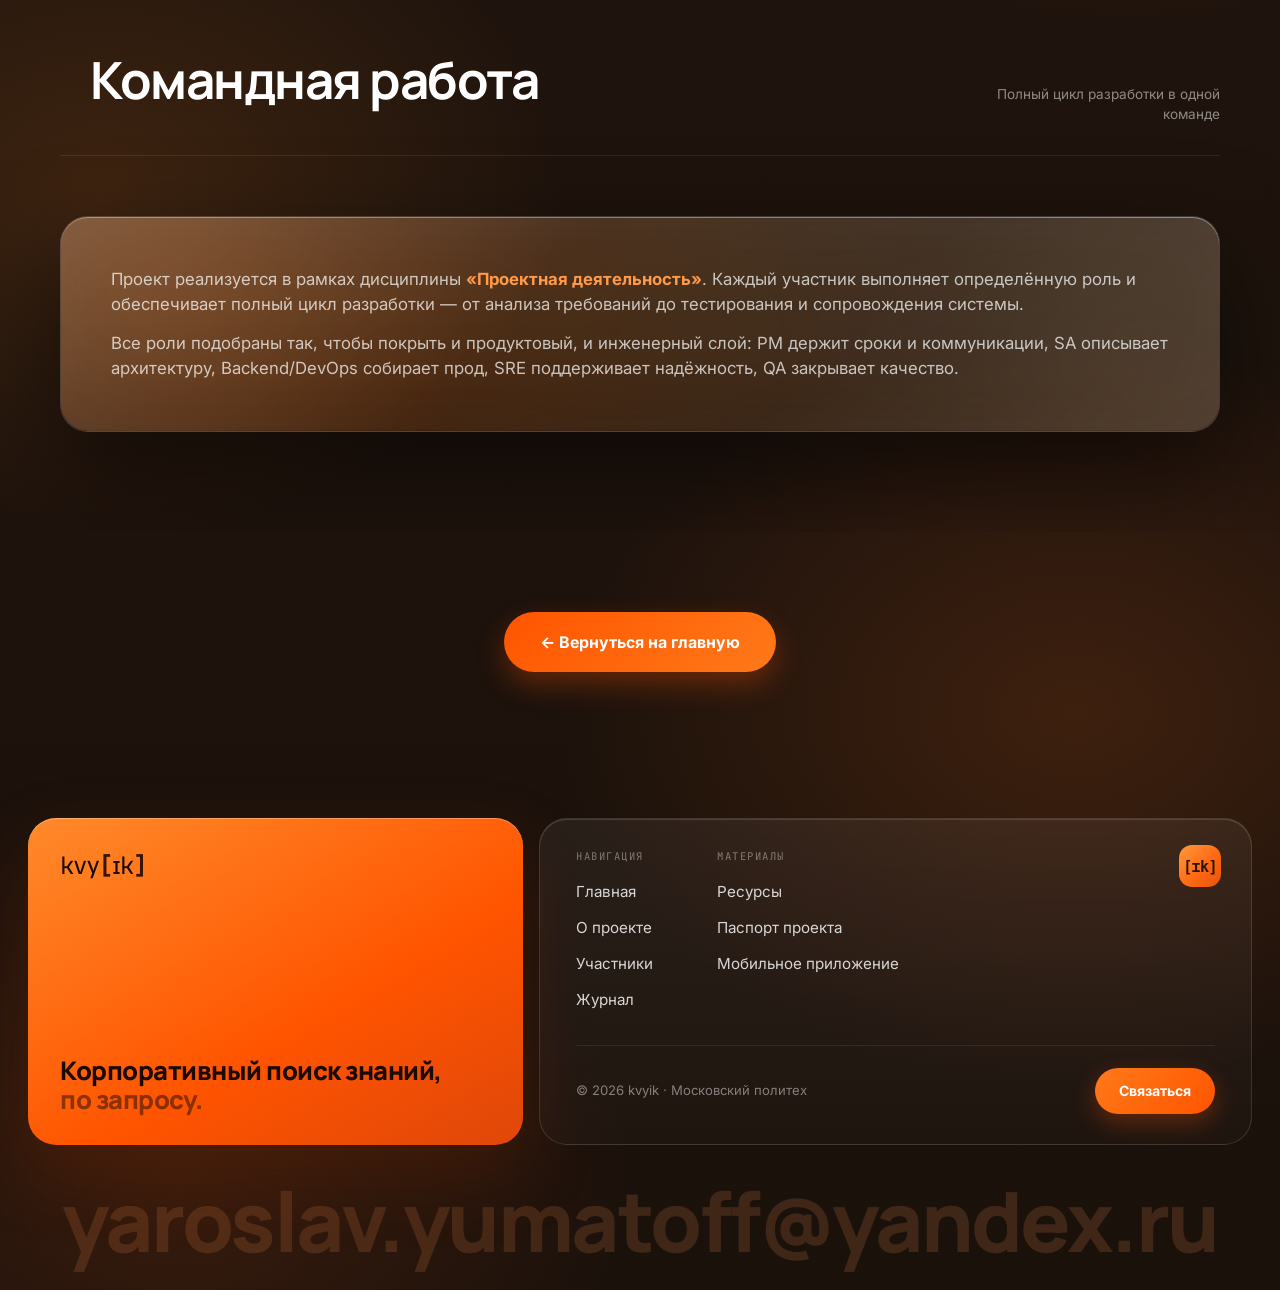
<file: site/team.html>
<!DOCTYPE html>
<html lang="ru">
<head>
    <meta charset="UTF-8">
    <meta name="viewport" content="width=device-width, initial-scale=1.0">
    <title>Команда · kvyik</title>
    <link rel="stylesheet" href="css/style.css">
    <link href="https://fonts.googleapis.com/css2?family=Inter:wght@300;400;500;600;700;800;900&family=Manrope:wght@400;600;700;800&family=JetBrains+Mono:wght@500;700&display=swap" rel="stylesheet">
    <link rel="icon" type="image/svg+xml" href="assets/favicon.svg">
</head>
<body class="kvyyk-body reveal-start">

<div id="progress-bar"></div>

<!-- Liquid Glass refraction filter (feDisplacementMap) -->
<svg class="lg-filter" aria-hidden="true" width="0" height="0" style="position:absolute;overflow:hidden">
    <filter id="lg-distortion" x="-20%" y="-20%" width="140%" height="140%" color-interpolation-filters="sRGB">
        <feTurbulence type="fractalNoise" baseFrequency="0.008 0.011" numOctaves="2" seed="42" result="noise"/>
        <feGaussianBlur in="noise" stdDeviation="2.4" result="soft"/>
        <feDisplacementMap in="SourceGraphic" in2="soft" scale="55" xChannelSelector="R" yChannelSelector="G"/>
    </filter>
</svg>
<nav class="nb-nav">
    <div class="nb-nav-inner">
        <a href="index.html" class="nb-brand kvy-logo kvy-anim"><span class="kvy">kvy</span><span class="kvy-br br-l">[</span><span class="l-ik">ɪk</span><span class="l-dots"><i></i><i></i><i></i></span><span class="kvy-br br-r">]</span></a>
        <ul class="nb-links">
            <li><a href="index.html">Главная</a></li>
            <li><a href="about.html">О проекте</a></li>
            <li><a href="team.html" class="active-link">Участники</a></li>
            <li><a href="journal.html">Журнал</a></li>
            <li><a href="resources.html">Ресурсы</a></li>
            <li><a href="passport.html">Паспорт</a></li>
        </ul>
        <a href="mobile.html" class="nb-mob-btn">Мобильное приложение</a>
    </div>
</nav>

<!-- ============ PAGE HERO ============ -->
<section class="nb-page-hero">
    <div class="nb-page-meta">
        <div><span>Section</span><b>Team</b></div>
        <div><span>People</span><b>5 участников</b></div>
        <div><span>Roles</span><b>Dev · QA · PM · SRE · SA</b></div>
    </div>
    <a href="index.html" class="nb-page-back">← На главную</a>

    <div class="nb-page-hero-inner">
        <h1>
            Команда<br>
            <span class="nb-ghost">проекта.</span>
        </h1>
        <p class="nb-page-hero-sub">
            Пятеро студентов, один полный цикл —
            от исследования до развёртывания
            и эксплуатации RAG-платформы.
        </p>
    </div>
    <div class="nb-page-bgmark">TEAM</div>
</section>

<!-- ============ TEAM GRID ============ -->
<section class="nb-sec">
    <div class="nb-container">
        <div class="nb-sec-head">
            <h2>Участники</h2>
            <div class="nb-sec-aside">Каждый отвечает за свой слой системы</div>
        </div>

        <div class="nb-carousel">
            <button class="nb-cc-btn nb-cc-prev" aria-label="Назад">←</button>
            <div class="nb-carousel-track">

                <article class="nb-cc-card">
                    <div class="nb-cc-photo"><img src="assets/team/yaroslav_dorofeev.jpg" alt="Ярослав Дорофеев"></div>
                    <div class="nb-cc-body">
                        <span class="nb-cc-num">/01</span>
                        <h3>Ярослав Дорофеев</h3>
                        <span class="nb-cc-role">Backend / DevOps</span>
                        <p>Серверная часть, развёртывание инфраструктуры и интеграция сервисов.</p>
                        <div class="nb-cc-skills"><span>Docker</span><span>ChromaDB</span><span>RabbitMQ</span><span>Хранение данных</span></div>
                    </div>
                </article>

                <article class="nb-cc-card">
                    <div class="nb-cc-photo"><img src="assets/team/karina_osadchaya.jpg" alt="Карина Осадчая"></div>
                    <div class="nb-cc-body">
                        <span class="nb-cc-num">/02</span>
                        <h3>Карина Осадчая</h3>
                        <span class="nb-cc-role">Project Manager</span>
                        <p>Координация команды и управление процессом выполнения проекта.</p>
                        <div class="nb-cc-skills"><span>Планирование</span><span>Контроль сроков</span><span>Коммуникация</span><span>Отчётность</span></div>
                    </div>
                </article>

                <article class="nb-cc-card">
                    <div class="nb-cc-photo"><img src="assets/team/vitaliy_haritonov.jpg" alt="Виталий Харитонов"></div>
                    <div class="nb-cc-body">
                        <span class="nb-cc-num">/03</span>
                        <h3>Виталий Харитонов</h3>
                        <span class="nb-cc-role">QA Engineer</span>
                        <p>Тестирование системы и контроль качества решения.</p>
                        <div class="nb-cc-skills"><span>Функц. тестирование</span><span>Нагрузочное</span><span>Сценарии поиска</span><span>Анализ ошибок</span></div>
                    </div>
                </article>

                <article class="nb-cc-card">
                    <div class="nb-cc-photo"><img src="assets/team/karolina_shishueva.jpg" alt="Каролина Шишуева"></div>
                    <div class="nb-cc-body">
                        <span class="nb-cc-num">/04</span>
                        <h3>Каролина Шишуева</h3>
                        <span class="nb-cc-role">Site Reliability Engineer</span>
                        <p>Стабильность работы инфраструктуры и CI/CD-пайплайнов.</p>
                        <div class="nb-cc-skills"><span>Мониторинг</span><span>CI/CD</span><span>Логирование</span><span>Отказоустойчивость</span></div>
                    </div>
                </article>

                <article class="nb-cc-card">
                    <div class="nb-cc-photo"><img src="assets/team/yaroslav_yumatov.jpg" alt="Ярослав Юматов"></div>
                    <div class="nb-cc-body">
                        <span class="nb-cc-num">/05</span>
                        <h3>Ярослав Юматов</h3>
                        <span class="nb-cc-role">System Analyst</span>
                        <p>Анализ требований и проектирование системы.</p>
                        <div class="nb-cc-skills"><span>Сбор требований</span><span>Бизнес-процессы</span><span>Архитектура</span><span>Документация</span></div>
                    </div>
                </article>

            </div>
            <button class="nb-cc-btn nb-cc-next" aria-label="Вперёд">→</button>
        </div>
    </div>
</section>

<!-- ============ TEAMWORK ============ -->
<section class="nb-sec alt">
    <div class="nb-container">
        <div class="nb-sec-head">
            <h2>Командная работа</h2>
            <div class="nb-sec-aside">Полный цикл разработки в одной команде</div>
        </div>

        <div class="nb-glass">
            <p>
                Проект реализуется в рамках дисциплины
                <b style="color:#ff9a4a;">«Проектная деятельность»</b>.
                Каждый участник выполняет определённую роль и обеспечивает
                полный цикл разработки — от анализа требований до тестирования
                и сопровождения системы.
            </p>
            <p>
                Все роли подобраны так, чтобы покрыть и продуктовый,
                и инженерный слой: PM держит сроки и коммуникации,
                SA описывает архитектуру, Backend/DevOps собирает прод,
                SRE поддерживает надёжность, QA закрывает качество.
            </p>
        </div>
    </div>
</section>

<!-- ============ BACK ============ -->
<section class="nb-back-section">
    <a href="index.html" class="nb-back-btn">← Вернуться на главную</a>
</section>

<footer class="nb-footer">
    <div class="nb-container">
        <div class="nb-foot">
            <!-- left orange brand card -->
            <div class="nb-foot-brand">
                <a href="index.html" class="nb-foot-logo kvy-logo">kvy<span class="kvy-br">[</span>ɪk<span class="kvy-br">]</span></a>
                <div class="nb-foot-tagline">
                    Корпоративный поиск знаний,<br>
                    <span>по запросу.</span>
                </div>
            </div>
            <!-- right glass panel -->
            <div class="nb-foot-panel">
                <img src="assets/favicon.svg" alt="kvyik" class="nb-foot-mark">
                <div class="nb-foot-cols">
                    <div class="nb-foot-col">
                        <span class="nb-foot-h">Навигация</span>
                        <a href="index.html">Главная</a>
                        <a href="about.html">О проекте</a>
                        <a href="team.html">Участники</a>
                        <a href="journal.html">Журнал</a>
                    </div>
                    <div class="nb-foot-col">
                        <span class="nb-foot-h">Материалы</span>
                        <a href="resources.html">Ресурсы</a>
                        <a href="passport.html">Паспорт проекта</a>
                        <a href="mobile.html">Мобильное приложение</a>
                    </div>
                </div>
                <div class="nb-foot-row">
                    <span class="nb-foot-copy">© 2026 kvyik · Московский политех</span>
                    <a href="mailto:yaroslav.yumatoff@yandex.ru" class="nb-foot-cta">Связаться</a>
                </div>
            </div>
        </div>
        <div class="nb-foot-email" aria-hidden="true">yaroslav.yumatoff@yandex.ru</div>
    </div>
</footer>

<button id="scrollTopBtn">↑</button>
<script src="js/app.js"></script>
</body>
</html>
</file>
<file: site/css/style.css>
/* =========================
   RESET
========================= */
*{margin:0;padding:0;box-sizing:border-box;}
html{scroll-behavior:smooth;}

/* =========================
   LIQUID GLASS — frosted matte
   plain frosted glass: heavy blur, soft tint,
   a single diagonal sheen, warm inner glow.
========================= */
:root{
    --glass-blur: 32px;
    --glass-sat: 180%;
    --glass-tint: rgba(255,255,255,.05);
    --glass-border: rgba(255,255,255,.16);
    --glass-edge-top: rgba(255,255,255,.4);
    --glass-edge-bot: rgba(0,0,0,.22);
    --glass-glow: rgba(255,122,26,.28);
}

/* base liquid-glass — use on dark backgrounds */
.liquid{
    position:relative;
    background:
        linear-gradient(180deg,
            rgba(255,255,255,.07) 0%,
            rgba(255,255,255,.02) 60%,
            rgba(0,0,0,.05) 100%);
    backdrop-filter: blur(var(--glass-blur)) saturate(var(--glass-sat));
    -webkit-backdrop-filter: blur(var(--glass-blur)) saturate(var(--glass-sat));
    border: 1px solid var(--glass-border);
    box-shadow:
        inset 0 1px 0 var(--glass-edge-top),
        inset 0 -1px 0 var(--glass-edge-bot),
        inset 0 0 80px rgba(255,255,255,.04),
        0 30px 80px rgba(0,0,0,.4);
    overflow:hidden;
    isolation:isolate;
}
/* single diagonal sheen — catches light across the surface */
.liquid::before{
    content:"";
    position:absolute;
    inset:0;
    background:
        linear-gradient(135deg,
            rgba(255,255,255,.12) 0%,
            rgba(255,255,255,0) 35%,
            rgba(255,255,255,0) 65%,
            rgba(255,255,255,.05) 100%);
    pointer-events:none;
    border-radius:inherit;
    z-index:1;
}
/* slow-drifting warm inner glow */
.liquid::after{
    content:"";
    position:absolute;
    inset:-30%;
    background:
        radial-gradient(circle at 25% 35%,
            var(--glass-glow), transparent 55%),
        radial-gradient(circle at 75% 65%,
            rgba(255,200,140,.16), transparent 55%);
    filter:blur(60px);
    pointer-events:none;
    z-index:0;
    border-radius:inherit;
}
@keyframes liquidFlow{
    0%,100%{transform:translate(0,0) rotate(0deg);}
    33%{transform:translate(4%,-3%) rotate(60deg);}
    66%{transform:translate(-3%,4%) rotate(140deg);}
}
.liquid > *{position:relative;z-index:2;}

/* light-tinted frosted glass — for orange/light backgrounds */
.liquid-light{
    position:relative;
    background:
        linear-gradient(180deg,
            rgba(255,255,255,.4) 0%,
            rgba(255,255,255,.18) 60%,
            rgba(255,255,255,.08) 100%);
    backdrop-filter: blur(24px) saturate(180%);
    -webkit-backdrop-filter: blur(24px) saturate(180%);
    border:1px solid rgba(255,255,255,.5);
    box-shadow:
        inset 0 1px 0 rgba(255,255,255,.6),
        inset 0 -1px 0 rgba(0,0,0,.1),
        0 25px 55px rgba(80,30,0,.25);
    overflow:hidden;
    isolation:isolate;
}
.liquid-light::before{
    content:"";
    position:absolute;
    inset:0;
    background:linear-gradient(135deg,
        rgba(255,255,255,.3) 0%,
        rgba(255,255,255,0) 40%);
    pointer-events:none;
    border-radius:inherit;
    z-index:1;
}
.liquid-light > *{position:relative;z-index:2;}
body{
    font-family:'Inter',sans-serif;
    background:#0b0b0b;
    /* page is dark by default -> light default text.
       light elements (.nb-mob-btn, .nb-phone-dark, pills)
       set their own dark color explicitly. */
    color:rgba(255,255,255,.9);
    line-height:1.5;
    overflow-x:clip;
    -webkit-font-smoothing:antialiased;
}

/* scrollbar */
::-webkit-scrollbar{width:10px;}
::-webkit-scrollbar-track{background:#0b0b0b;}
::-webkit-scrollbar-thumb{
    background:linear-gradient(180deg,#ff7a1a,#ffb347);
    border-radius:20px;
}

/* =========================
   NAV
========================= */
.nb-nav{
    position:fixed;
    top:0;left:0;right:0;
    z-index:999;
    padding:28px 40px;
    display:flex;
    justify-content:center;
    pointer-events:none;
}
.nb-nav-inner{
    pointer-events:all;
    width:100%;
    max-width:1220px;
    display:flex;
    align-items:center;
    justify-content:space-between;
    gap:24px;
    padding:22px 36px;
    min-height:74px;
    border-radius:999px;
    background:
        linear-gradient(180deg,
            rgba(20,20,20,.42),
            rgba(20,20,20,.28));
    backdrop-filter:blur(22px) saturate(155%) brightness(1.08);
    -webkit-backdrop-filter:blur(22px) saturate(155%) brightness(1.08);
    border:1px solid rgba(255,255,255,.14);
    box-shadow:
        inset 0 1px 0 rgba(255,255,255,.22),
        inset 0 -1px 0 rgba(0,0,0,.18),
        0 18px 50px rgba(0,0,0,.35);
    transition:transform .4s ease, background .3s ease, max-width .4s ease, box-shadow .3s;
    position:relative;
    overflow:hidden;
}
/* liquid-glass specular edge */
.nb-nav-inner::before{
    content:"";
    position:absolute;
    inset:0;
    background:linear-gradient(135deg,
        rgba(255,255,255,.20) 0%,
        rgba(255,255,255,.02) 22%,
        rgba(255,255,255,0) 46%);
    pointer-events:none;
    border-radius:inherit;
    z-index:1;
}
.nb-nav-inner > *{position:relative;z-index:2;}
.nb-nav-inner.scrolled{
    max-width:1080px;
    background:
        linear-gradient(180deg,
            rgba(20,20,20,.55),
            rgba(20,20,20,.38));
    box-shadow:
        inset 0 1px 0 rgba(255,255,255,.12),
        0 22px 60px rgba(0,0,0,.5);
}
.nb-brand{
    font-weight:800;
    letter-spacing:.5px;
    color:#fff;
    font-size:.95rem;
}
.nb-links{
    list-style:none;
    display:flex;
    align-items:center;
    gap:6px;
}
.nb-links li{display:flex;align-items:center;}
.nb-links a{
    display:inline-block;
    color:rgba(255,255,255,.78);
    text-decoration:none;
    font-size:.88rem;
    white-space:nowrap;
    position:relative;
    padding:8px 16px;
    border-radius:999px;
    isolation:isolate;
    overflow:hidden;
    transition:color .25s ease,
               transform .4s cubic-bezier(.2,.8,.2,1),
               box-shadow .3s ease;
    will-change:transform;
}
/* liquid glass pill — blooms in on hover */
.nb-links a::before{
    content:"";
    position:absolute;
    inset:0;
    border-radius:inherit;
    background:linear-gradient(135deg,
        rgba(255,255,255,.16) 0%,
        rgba(255,255,255,.05) 100%);
    border:1px solid rgba(255,255,255,.18);
    box-shadow:
        inset 0 1px 0 rgba(255,255,255,.3),
        inset 0 -1px 0 rgba(0,0,0,.06),
        0 8px 22px rgba(0,0,0,.2);
    opacity:0;
    transform:scale(.82);
    transition:opacity .26s ease, transform .4s cubic-bezier(.34,1.56,.64,1);
    z-index:-2;
    pointer-events:none;
}
/* sweeping shine — same as the CTA buttons */
.nb-links a::after{
    content:"";
    position:absolute;
    inset:0;
    border-radius:inherit;
    background:linear-gradient(115deg,
        transparent 32%,
        rgba(255,255,255,.45) 50%,
        transparent 68%);
    transform:translateX(-130%);
    transition:transform .8s cubic-bezier(.2,.8,.2,1);
    z-index:-1;
    pointer-events:none;
}
.nb-links a:hover{
    color:#fff;
    transform:translateY(-3px) scale(1.04);
    box-shadow:0 10px 26px rgba(255,90,20,.2);
}
.nb-links a:hover::before{opacity:1;transform:scale(1);}
.nb-links a:hover::after{transform:translateX(130%);}
.nb-links a:active{transform:translateY(-1px) scale(1.02);transition-duration:.15s;}
.nb-links a.active-link::before{
    opacity:1;
    transform:scale(1);
    background:linear-gradient(135deg,
        rgba(255,110,30,.18) 0%,
        rgba(255,80,0,.08) 100%);
    border-color:rgba(255,120,40,.3);
    box-shadow:
        inset 0 1px 0 rgba(255,200,100,.22),
        0 6px 20px rgba(255,80,0,.12);
}
.nb-links a:hover,.active-link{color:#fff !important;}
.nb-mob-btn{
    position:relative;
    color:#fff;
    text-decoration:none;
    font-family:inherit;
    padding:10px 20px;
    border-radius:999px;
    font-weight:700;
    font-size:.82rem;
    white-space:nowrap;
    flex-shrink:0;
    /* glass surface (sits on the already-blurred navbar) */
    background:linear-gradient(180deg, rgba(255,255,255,.24) 0%, rgba(255,255,255,.07) 100%);
    border:1px solid rgba(255,255,255,.4);
    appearance:none;
    -webkit-appearance:none;
    text-shadow:0 1px 2px rgba(20,8,0,.35);
    box-shadow:
        inset 0 1px 0 rgba(255,255,255,.6),     /* top highlight → volume */
        inset 0 -2px 5px rgba(0,0,0,.14),        /* bottom inner shadow → depth */
        0 9px 22px rgba(255,138,42,.42),         /* soft glow underneath */
        0 3px 8px rgba(0,0,0,.25);
    transition:transform .25s ease, box-shadow .3s ease, background .3s ease;
    cursor:pointer;
}
.nb-menu-toggle{display:none;}
.nb-menu-toggle.open{
    background:linear-gradient(180deg, rgba(255,138,42,.42), rgba(255,255,255,.12));
    box-shadow:
        inset 0 1px 0 rgba(255,255,255,.68),
        inset 0 -2px 5px rgba(0,0,0,.16),
        0 16px 38px rgba(255,100,24,.58),
        0 5px 12px rgba(0,0,0,.3);
}
.nb-mob-btn:hover{
    transform:translateY(-2px) scale(1.05);
    background:linear-gradient(180deg, rgba(255,255,255,.32) 0%, rgba(255,255,255,.12) 100%);
    box-shadow:
        inset 0 1px 0 rgba(255,255,255,.7),
        inset 0 -2px 5px rgba(0,0,0,.14),
        0 14px 32px rgba(255,138,42,.6),
        0 5px 12px rgba(0,0,0,.3);
}
.nb-mobile-menu{
    position:absolute;
    top:calc(100% - 18px);
    right:40px;
    width:min(360px, calc(100vw - 32px));
    padding:14px;
    display:grid;
    grid-template-columns:1fr;
    gap:6px;
    border-radius:26px;
    background:
        linear-gradient(180deg,
            rgba(22,22,22,.72),
            rgba(10,10,10,.58));
    backdrop-filter:blur(24px) saturate(165%) brightness(1.08);
    -webkit-backdrop-filter:blur(24px) saturate(165%) brightness(1.08);
    border:1px solid rgba(255,255,255,.16);
    box-shadow:
        inset 0 1px 0 rgba(255,255,255,.22),
        inset 0 -1px 0 rgba(0,0,0,.2),
        0 28px 70px rgba(0,0,0,.5),
        0 12px 38px rgba(255,90,20,.16);
    opacity:0;
    visibility:hidden;
    transform:translateY(-10px) scale(.98);
    transform-origin:90% 0;
    pointer-events:none;
    transition:opacity .24s ease,
               visibility .24s ease,
               transform .34s cubic-bezier(.2,.8,.2,1);
}
.nb-mobile-menu.open{
    opacity:1;
    visibility:visible;
    transform:translateY(0) scale(1);
    pointer-events:all;
}
.nb-mobile-menu a{
    color:rgba(255,255,255,.82);
    text-decoration:none;
    padding:13px 16px;
    border-radius:18px;
    font-weight:700;
    font-size:.95rem;
    position:relative;
    overflow:hidden;
    isolation:isolate;
    transition:color .24s ease,
               transform .24s ease,
               background .24s ease,
               box-shadow .24s ease;
}
.nb-mobile-menu a::before{
    content:"";
    position:absolute;
    inset:0;
    border-radius:inherit;
    background:linear-gradient(135deg,
        rgba(255,122,26,.22),
        rgba(255,255,255,.08));
    border:1px solid rgba(255,170,80,.24);
    opacity:0;
    transition:opacity .24s ease;
    z-index:-1;
}
.nb-mobile-menu a:hover,
.nb-mobile-menu a.active-link{
    color:#fff;
    transform:translateX(4px);
    box-shadow:0 10px 28px rgba(255,90,20,.16);
}
.nb-mobile-menu a:hover::before,
.nb-mobile-menu a.active-link::before{opacity:1;}

/* =========================
   HERO — orange/amber gradient
========================= */
.nb-hero{
    position:relative;
    min-height:1180px;
    padding:140px 60px 100px;
    overflow:hidden;
    background:
        radial-gradient(ellipse 70% 60% at 65% 25%,
            #ff4d00 0%,
            #ff6a14 25%,
            #ff8d2a 45%,
            #ffb04a 65%,
            #f9c97a 85%,
            #ffe0a8 100%
        );
    color:#1a0a00;
    background-size:180% 180%;
    animation:nbGradientShift 20s ease-in-out infinite;
}
/* animated grain overlay */
.nb-hero::before{
    content:"";
    position:absolute;
    inset:0;
    background:
        radial-gradient(circle at 20% 80%,
            rgba(255,255,255,.18),transparent 30%),
        radial-gradient(circle at 80% 20%,
            rgba(255,80,0,.22),transparent 35%);
    mix-blend-mode:overlay;
    pointer-events:none;
    animation:nbBlobFloat 12s ease-in-out infinite;
    z-index:0;
}
@keyframes nbBlobFloat{
    0%,100%{transform:translate(0,0) scale(1);}
    33%{transform:translate(4%,-3%) scale(1.05);}
    66%{transform:translate(-3%,4%) scale(.97);}
}
.nb-cursor-glow{
    position:absolute;
    width:520px;height:520px;
    border-radius:50%;
    background:radial-gradient(circle,
        rgba(255,255,255,.28),
        rgba(255,255,255,0) 60%);
    transform:translate(-50%,-50%);
    pointer-events:none;
    opacity:0;
    transition:opacity .35s ease;
    mix-blend-mode:overlay;
    z-index:2;
}

/* giant translucent brand */
.nb-bg-brand{
    position:absolute;
    left:50%;top:55%;
    transform:translate(-50%,-50%);
    font-family:'Manrope',sans-serif;
    font-weight:900;
    font-size:clamp(140px,22vw,360px);
    letter-spacing:-10px;
    color:rgba(255,255,255,.18);
    pointer-events:none;
    white-space:nowrap;
    line-height:.85;
    z-index:1;
    animation:nbBrandBreath 6s ease-in-out infinite;
}
@keyframes nbBrandBreath{
    0%,100%{opacity:.5;letter-spacing:-10px;}
    50%{opacity:.85;letter-spacing:-6px;}
}

/* top meta */
.nb-meta-strip{
    position:relative;
    z-index:5;
    display:grid;
    grid-template-columns:repeat(4,1fr);
    gap:24px;
    padding-bottom:50px;
    border-bottom:1px solid rgba(0,0,0,.0);
}
.nb-meta-col{
    opacity:0;
    animation:nbFadeUp .8s ease forwards;
    display:flex;
    flex-direction:column;
    gap:2px;
    font-size:.78rem;
}
.nb-meta-col:nth-child(1){animation-delay:.05s;}
.nb-meta-col:nth-child(2){animation-delay:.15s;}
.nb-meta-col:nth-child(3){animation-delay:.25s;}
.nb-meta-col:nth-child(4){animation-delay:.35s;}
.nb-meta-label{
    color:rgba(20,8,0,.55);
    font-weight:500;
}
.nb-meta-val{
    color:#1a0a00;
    font-weight:600;
}
.nb-meta-mark{
    text-align:right;
    font-family:'Manrope',sans-serif;
    font-weight:900;
    font-size:.88rem;
    line-height:1.05;
    letter-spacing:.5px;
}
.nb-meta-mark span{display:block;}

/* hero grid */
.nb-hero-grid{
    position:relative;
    z-index:5;
    display:grid;
    grid-template-columns:1.4fr 1fr;
    gap:60px;
    align-items:start;
    margin-top:30px;
}
.nb-headline{
    font-family:'Manrope',sans-serif;
    font-size:clamp(48px,6.2vw,100px);
    font-weight:800;
    line-height:.96;
    letter-spacing:-2px;
    color:#1a0a00;
    opacity:0;
    animation:nbHeadlineIn 1s .1s cubic-bezier(.2,.8,.2,1) forwards;
}
@keyframes nbHeadlineIn{
    0%{opacity:0;transform:translateY(30px);filter:blur(8px);}
    100%{opacity:1;transform:translateY(0);filter:blur(0);}
}
.nb-ghost{
    color:rgba(26,10,0,.28);
    font-weight:800;
    display:inline-block;
    animation:nbGhostBreath 5s ease-in-out infinite;
}
@keyframes nbGhostBreath{
    0%,100%{color:rgba(26,10,0,.28);}
    50%{color:rgba(26,10,0,.42);}
}
.nb-sub{
    font-size:1.15rem;
    color:#1a0a00;
    max-width:380px;
    margin-top:14px;
    line-height:1.4;
    font-weight:500;
    opacity:0;
    animation:nbFadeUp 1s .35s ease forwards;
}
@keyframes nbFadeUp{
    0%{opacity:0;transform:translateY(20px);}
    100%{opacity:1;transform:translateY(0);}
}

/* side meta — plain text */
.nb-side{
    position:absolute;
    z-index:5;
    font-size:.78rem;
    color:#1a0a00;
    display:flex;
    flex-direction:column;
    gap:140px;
    max-width:160px;
    opacity:0;
    animation:nbFadeUp .9s .4s ease forwards;
}
.nb-side-left{
    left:60px;
    top:440px;
}
.nb-side-right{
    right:60px;
    top:420px;
    text-align:right;
}
.nb-side-row{display:flex;flex-direction:column;gap:2px;}
.nb-side-row-mid{margin-top:0;}
.nb-side-label{color:rgba(20,8,0,.55);font-weight:500;}
.nb-side-val{color:#1a0a00;font-weight:600;line-height:1.4;}

/* hide side-meta when viewport can't fit them next to phone */
@media(max-width:1400px){
    .nb-side{display:none;}
}

/* ==========================================
   ANDROID PHONE — RAG UI in center
========================================== */
.nb-phone-wrap{
    position:relative;
    z-index:3;
    width:100%;
    display:flex;
    justify-content:center;
    margin-top:0;
    opacity:0;
    animation:nbPhoneIntro 1.2s .2s cubic-bezier(.2,.8,.2,1) forwards;
}
@keyframes nbPhoneIntro{
    0%{opacity:0;transform:translateY(40px) scale(.92) rotateX(8deg);}
    100%{opacity:1;transform:translateY(0) scale(1) rotateX(0);}
}
.nb-phone-glow{
    position:absolute;
    width:520px;height:520px;
    top:80px;left:50%;
    transform:translateX(-50%);
    background:radial-gradient(circle,
        rgba(255,80,0,.45),
        rgba(255,80,0,0) 65%);
    filter:blur(40px);
    pointer-events:none;
    animation:nbGlowPulse 4s ease-in-out infinite;
}
@keyframes nbGlowPulse{
    0%,100%{opacity:.7;transform:translateX(-50%) scale(1);}
    50%{opacity:1;transform:translateX(-50%) scale(1.15);}
}

.nb-phone{
    position:relative;
    width:300px;
    height:620px;
    background:#0d0d0d;
    border-radius:46px;
    padding:14px 10px 10px;
    box-shadow:
        0 0 0 3px #1a1a1a,
        0 0 0 5px rgba(255,255,255,.08),
        0 30px 80px rgba(80,30,0,.55),
        inset 0 0 0 2px rgba(255,255,255,.04);
    display:flex;
    flex-direction:column;
    overflow:hidden;
    color:#fff;
    font-family:'Inter',sans-serif;
    animation:nbPhoneFloat 6s ease-in-out infinite;
    transition:transform .4s ease;
}
@keyframes nbPhoneFloat{
    0%,100%{transform:translateY(0) rotate(-.5deg);}
    50%{transform:translateY(-14px) rotate(.5deg);}
}
.nb-phone:hover{
    animation-play-state:paused;
    transform:translateY(-10px) scale(1.02);
}
.nb-phone-notch{
    position:absolute;
    top:8px;left:50%;
    transform:translateX(-50%);
    width:100px;height:26px;
    background:#000;
    border-radius:18px;
    z-index:10;
}

/* status bar */
.nb-status{
    display:flex;
    justify-content:space-between;
    align-items:center;
    padding:4px 16px 8px;
    font-size:11px;
    font-weight:600;
    color:#fff;
}
.nb-status-time{font-weight:700;}
.nb-status-icons{display:flex;align-items:center;gap:4px;}
.nb-dot{width:4px;height:4px;border-radius:50%;background:#fff;}
.nb-dot.dark{background:#0d0d0d;}
.nb-bat{
    width:18px;height:9px;
    border:1px solid #fff;
    border-radius:2px;
    position:relative;
    background:linear-gradient(90deg,#fff 70%,transparent 70%);
}
.nb-bat.dark{
    border-color:#0d0d0d;
    background:linear-gradient(90deg,#0d0d0d 70%,transparent 70%);
}

/* app header */
.nb-app-head{
    display:flex;
    align-items:center;
    gap:10px;
    padding:6px 14px 12px;
    border-bottom:1px solid rgba(255,255,255,.06);
}
.nb-app-burger{
    display:flex;
    flex-direction:column;
    gap:3px;
    cursor:pointer;
}
.nb-app-burger span{
    width:16px;height:2px;
    background:#fff;
    border-radius:2px;
}
.nb-app-title{
    flex:1;
    display:flex;
    flex-direction:column;
    line-height:1.1;
}
.nb-app-name{font-weight:700;font-size:13px;}
.nb-app-sub{font-size:10px;color:#ff9a4a;}
.nb-app-avatar{
    width:28px;height:28px;
    border-radius:50%;
    background:linear-gradient(135deg,#ff7a1a,#ffb347);
    color:#1a0a00;
    font-size:10px;
    font-weight:800;
    display:flex;
    align-items:center;
    justify-content:center;
}

/* chat area */
.nb-chat{
    flex:1;
    padding:12px;
    display:flex;
    flex-direction:column;
    gap:10px;
    overflow:hidden;
    background:
        radial-gradient(circle at 20% 0%,
            rgba(255,90,0,.10),
            transparent 50%),
        #0d0d0d;
}
.nb-chat-pill{
    align-self:center;
    font-size:9px;
    padding:3px 10px;
    border-radius:999px;
    background:rgba(255,255,255,.08);
    backdrop-filter:blur(10px) saturate(150%);
    -webkit-backdrop-filter:blur(10px) saturate(150%);
    border:1px solid rgba(255,255,255,.10);
    box-shadow:inset 0 1px 0 rgba(255,255,255,.14);
    color:rgba(255,255,255,.6);
    font-weight:500;
}

.nb-msg{
    display:flex;
    gap:6px;
    align-items:flex-start;
    opacity:0;
    animation:nbMsgIn .55s cubic-bezier(.2,.8,.2,1) forwards;
}
.nb-chat .nb-chat-pill{
    opacity:0;
    animation:nbMsgIn .55s ease forwards;
}
/* sequential appearance (date-pill counts as the 1st div, messages are 2..5) */
.nb-chat .nb-msg{animation-delay:.5s;}
.nb-chat .nb-msg:nth-of-type(2){animation-delay:.5s;}
.nb-chat .nb-msg:nth-of-type(3){animation-delay:1.6s;}
.nb-chat .nb-msg:nth-of-type(4){animation-delay:2.8s;}
.nb-chat .nb-msg:nth-of-type(5){animation-delay:3.8s;}
@keyframes nbMsgIn{
    0%{opacity:0;transform:translateY(12px) scale(.96);}
    100%{opacity:1;transform:translateY(0) scale(1);}
}
.nb-msg-user{justify-content:flex-end;}
.nb-msg-bot{justify-content:flex-start;}

.nb-bot-avatar{
    width:22px;height:22px;
    border-radius:50%;
    background:#1a1a1a;
    border:1px solid rgba(255,122,26,.5);
    display:flex;
    align-items:center;
    justify-content:center;
    flex-shrink:0;
}
.nb-bot-avatar svg{width:12px;height:12px;}
.nb-bot-avatar-typing{
    animation:pulseGlow 1.4s infinite;
}
@keyframes pulseGlow{
    0%,100%{box-shadow:0 0 0 0 rgba(255,122,26,.5);}
    50%{box-shadow:0 0 0 4px rgba(255,122,26,0);}
}

.nb-bubble{
    max-width:78%;
    padding:9px 11px;
    border-radius:14px;
    font-size:11.5px;
    line-height:1.35;
}
.nb-bubble-user{
    background:linear-gradient(135deg,#ff7a1a,#ff5400);
    color:#fff;
    border-bottom-right-radius:4px;
    font-weight:500;
}
.nb-bubble-bot{
    background:linear-gradient(135deg,rgba(255,255,255,.09),rgba(255,255,255,.03));
    backdrop-filter:blur(12px) saturate(160%);
    -webkit-backdrop-filter:blur(12px) saturate(160%);
    border:1px solid rgba(255,255,255,.10);
    box-shadow:inset 0 1px 0 rgba(255,255,255,.12);
    color:rgba(255,255,255,.92);
    border-bottom-left-radius:4px;
}
.nb-bubble-bot p{margin:0 0 6px;}
.nb-bubble-bot b{color:#ff9a4a;font-weight:700;}
.nb-bubble-list{
    list-style:none;
    margin:6px 0;
    padding:0;
    display:flex;
    flex-direction:column;
    gap:3px;
}
.nb-bubble-list li{
    font-size:10.5px;
    padding-left:10px;
    position:relative;
    color:rgba(255,255,255,.85);
}
.nb-bubble-list li::before{
    content:"";
    position:absolute;
    left:0;top:6px;
    width:4px;height:4px;
    border-radius:50%;
    background:#ff7a1a;
    box-shadow:0 0 6px rgba(255,138,42,.9);
}

/* sources */
.nb-sources{
    display:flex;
    flex-wrap:wrap;
    gap:4px;
    margin-top:8px;
    padding-top:8px;
    border-top:1px dashed rgba(255,255,255,.08);
}
.nb-source-chip{
    display:inline-flex;
    align-items:center;
    gap:4px;
    padding:3px 7px 3px 3px;
    border-radius:999px;
    background:rgba(255,122,26,.12);
    border:1px solid rgba(255,122,26,.3);
    font-size:9.5px;
    color:#ffb377;
    font-weight:500;
}
.nb-source-num{
    width:13px;height:13px;
    border-radius:50%;
    background:#ff7a1a;
    color:#fff;
    display:flex;
    align-items:center;
    justify-content:center;
    font-size:8.5px;
    font-weight:700;
}

/* typing dots */
.nb-bubble-typing{
    display:flex;
    flex-direction:column;
    align-items:flex-start;
    gap:5px;
    padding:9px 13px;
}
.nb-typ{
    width:6px;height:6px;
    border-radius:50%;
    background:#ff7a1a;
    animation:typ 1.2s infinite;
}
.nb-typ:nth-child(2){animation-delay:.2s;}
.nb-typ:nth-child(3){animation-delay:.4s;}
@keyframes typ{
    0%,60%,100%{opacity:.3;transform:translateY(0);}
    30%{opacity:1;transform:translateY(-3px);}
}

/* composer */
.nb-composer{
    display:flex;
    align-items:center;
    gap:6px;
    padding:8px 10px 6px;
    background:linear-gradient(180deg,rgba(255,255,255,.08),rgba(255,255,255,.02));
    backdrop-filter:blur(16px) saturate(170%);
    -webkit-backdrop-filter:blur(16px) saturate(170%);
    border-top:1px solid rgba(255,255,255,.12);
    box-shadow:inset 0 1px 0 rgba(255,255,255,.16);
}
.nb-comp-btn,.nb-comp-mic{
    width:30px;height:30px;
    border-radius:50%;
    border:none;
    cursor:pointer;
    display:flex;
    align-items:center;
    justify-content:center;
    flex-shrink:0;
}
.nb-comp-btn{
    background:rgba(255,255,255,.08);
    color:#fff;
    font-size:14px;
}
.nb-comp-mic{
    background:linear-gradient(135deg,#ff7a1a,#ff5400);
}
.nb-comp-mic svg{width:14px;height:14px;}
.nb-comp-field{
    flex:1;
    height:30px;
    border-radius:999px;
    background:rgba(255,255,255,.06);
    border:1px solid rgba(255,255,255,.08);
    padding:0 12px;
    display:flex;
    align-items:center;
    font-size:11px;
    color:rgba(255,255,255,.45);
}

.nb-home-ind{
    width:80px;height:4px;
    border-radius:4px;
    background:rgba(255,255,255,.6);
    margin:6px auto 0;
}
.nb-home-ind.dark{background:rgba(0,0,0,.3);}

/* floating FABs */
.nb-fab-stack{
    position:absolute;
    right:80px;
    bottom:120px;
    display:flex;
    flex-direction:column;
    gap:14px;
    z-index:5;
}
.nb-fab{
    width:58px;height:58px;
    border-radius:50%;
    background:
        radial-gradient(circle at 35% 30%,
            rgba(255,255,255,.16),
            rgba(255,255,255,.04) 60%,
            rgba(0,0,0,.05) 100%);
    backdrop-filter:blur(28px) saturate(160%);
    -webkit-backdrop-filter:blur(28px) saturate(160%);
    border:1px solid rgba(255,255,255,.20);
    display:flex;
    align-items:center;
    justify-content:center;
    color:#fff;
    font-weight:600;
    font-size:1rem;
    box-shadow:
        inset 0 1px 0 rgba(255,255,255,.22),
        0 16px 38px rgba(0,0,0,.35),
        0 0 0 1px rgba(255,255,255,.04);
    cursor:pointer;
    transition:transform .4s cubic-bezier(.2,.8,.2,1),
               box-shadow .4s cubic-bezier(.2,.8,.2,1),
               border-color .3s;
    opacity:0;
    animation:nbFabIn .8s ease forwards, nbFabFloat 4s ease-in-out infinite;
    position:relative;
    overflow:hidden;
    isolation:isolate;
}
/* soft diagonal sheen */
.nb-fab::before{
    content:"";
    position:absolute;
    inset:0;
    background:linear-gradient(135deg,
        rgba(255,255,255,.10) 0%,
        rgba(255,255,255,0) 45%);
    pointer-events:none;
    border-radius:inherit;
    z-index:1;
}
/* warm halo on hover */
.nb-fab::after{
    content:"";
    position:absolute;
    inset:-4px;
    border-radius:inherit;
    background:radial-gradient(circle,
        rgba(255,122,26,.55), transparent 70%);
    opacity:0;
    transition:opacity .4s ease;
    z-index:-1;
    pointer-events:none;
    filter:blur(10px);
}
.nb-fab > *{position:relative;z-index:2;}
.nb-fab:nth-child(1){animation-delay:.6s,1s;}
.nb-fab:nth-child(2){animation-delay:.75s,1.4s;}
.nb-fab:nth-child(3){animation-delay:.9s,1.8s;}
@keyframes nbFabIn{
    0%{opacity:0;transform:translateX(20px) scale(.7);}
    100%{opacity:1;transform:translateX(0) scale(1);}
}
@keyframes nbFabFloat{
    0%,100%{transform:translateY(0);}
    50%{transform:translateY(-6px);}
}
.nb-fab:hover{
    transform:scale(1.12);
    border-color:rgba(255,170,80,.45);
    box-shadow:
        inset 0 1px 0 rgba(255,255,255,.28),
        0 22px 50px rgba(255,90,20,.35),
        0 0 0 1px rgba(255,170,80,.3);
}
.nb-fab:hover::after{opacity:1;}
.nb-fab:active{transform:scale(.96);transition-duration:.15s;}

/* =========================
   DARK INSIGHTS BLOCK
========================= */
.nb-dark{
    color:#fff;
    margin:24px;
    padding:110px 60px 140px;
    position:relative;
    overflow:hidden;
    isolation:isolate;
    text-align:center;
    border-radius:36px;
    background:
        url("data:image/svg+xml,%3Csvg xmlns='http://www.w3.org/2000/svg' viewBox='0 0 1600 1100' preserveAspectRatio='xMidYMid slice'%3E%3Cdefs%3E%3ClinearGradient id='f1' x1='0' y1='0' x2='0' y2='1'%3E%3Cstop offset='0%25' stop-color='%23ffc274'/%3E%3Cstop offset='30%25' stop-color='%23ff8a2a'/%3E%3Cstop offset='100%25' stop-color='%23a84106'/%3E%3C/linearGradient%3E%3ClinearGradient id='f2' x1='0' y1='1' x2='0' y2='0'%3E%3Cstop offset='0%25' stop-color='%23ff9a3a'/%3E%3Cstop offset='100%25' stop-color='%237a2e06'/%3E%3C/linearGradient%3E%3Cfilter id='m' x='-20%25' y='-20%25' width='140%25' height='140%25'%3E%3CfeGaussianBlur stdDeviation='22'/%3E%3C/filter%3E%3Cfilter id='m2' x='-40%25' y='-40%25' width='180%25' height='180%25'%3E%3CfeGaussianBlur stdDeviation='55'/%3E%3C/filter%3E%3C/defs%3E%3Crect width='1600' height='1100' fill='%23070503'/%3E%3Cpath d='M0,330C80,300,140,420,230,440C320,460,360,560,460,600C560,640,620,720,800,750C980,720,1040,640,1140,600C1240,560,1280,460,1370,440C1460,420,1520,300,1600,330L1600,1100L0,1100Z' fill='url(%23f1)' filter='url(%23m)'/%3E%3Cpath d='M0,0L1600,0L1600,180C1520,220,1470,330,1370,310C1270,290,1230,190,1130,180C1030,170,980,240,800,250C620,240,570,170,470,180C370,190,330,290,230,310C130,330,80,220,0,180Z' fill='url(%23f2)' opacity='.9' filter='url(%23m)'/%3E%3Cellipse cx='800' cy='430' rx='520' ry='360' fill='%23000000' opacity='.5' filter='url(%23m2)'/%3E%3Cg stroke='%23ffffff' stroke-opacity='.04' stroke-width='2'%3E%3Cline x1='200' y1='0' x2='200' y2='1100'/%3E%3Cline x1='400' y1='0' x2='400' y2='1100'/%3E%3Cline x1='600' y1='0' x2='600' y2='1100'/%3E%3Cline x1='800' y1='0' x2='800' y2='1100'/%3E%3Cline x1='1000' y1='0' x2='1000' y2='1100'/%3E%3Cline x1='1200' y1='0' x2='1200' y2='1100'/%3E%3Cline x1='1400' y1='0' x2='1400' y2='1100'/%3E%3C/g%3E%3Cg stroke='%23ffb05a' stroke-opacity='.3' stroke-width='2' fill='none'%3E%3Cpath d='M120,800H340V900H560'/%3E%3Cpath d='M1480,740H1260V860H1040'/%3E%3Cpath d='M900,1000H1120V920'/%3E%3Cpath d='M480,970H300V1040'/%3E%3Crect x='336' y='896' width='9' height='9'/%3E%3Crect x='1035' y='855' width='9' height='9'/%3E%3Crect x='1115' y='915' width='9' height='9'/%3E%3Crect x='296' y='1035' width='9' height='9'/%3E%3C/g%3E%3Cg fill='%23ffd9a0'%3E%3Ccircle cx='560' cy='900' r='3'/%3E%3Ccircle cx='900' cy='1000' r='3'/%3E%3Ccircle cx='1480' cy='740' r='3'/%3E%3Ccircle cx='120' cy='800' r='3'/%3E%3C/g%3E%3C/svg%3E") center/cover no-repeat,
        #070503;
    background-color:#070503;
}
/* inner glass rim of the dark panel */
.nb-dark::before{
    content:"";
    position:absolute;
    inset:0;
    border:1px solid rgba(255,255,255,.08);
    border-radius:inherit;
    box-shadow:inset 0 1px 0 rgba(255,255,255,.10);
    pointer-events:none;
    z-index:2;
}
/* badge pill */
.nb-dark-badge{
    display:inline-flex;
    align-items:center;
    gap:10px;
    background:linear-gradient(135deg,rgba(255,255,255,.14),rgba(255,255,255,.05));
    backdrop-filter:blur(18px) saturate(180%);
    -webkit-backdrop-filter:blur(18px) saturate(180%);
    border:1px solid rgba(255,255,255,.2);
    border-radius:999px;
    padding:5px 16px 5px 5px;
    font-size:.78rem;
    color:rgba(255,255,255,.9);
    box-shadow:inset 0 1px 0 rgba(255,255,255,.25),0 8px 24px rgba(0,0,0,.25);
}
.nb-db-pill{
    background:linear-gradient(135deg,#ff8a2a,#e6510a);
    border-radius:999px;
    padding:4px 12px;
    font-size:.72rem;
    font-weight:700;
    color:#fff;
}
.nb-dark-title{
    margin:28px auto 0;
    max-width:1000px;
    font-family:'Manrope',sans-serif;
    font-weight:500;
    font-size:clamp(34px,4.4vw,62px);
    line-height:1.12;
    letter-spacing:-1.5px;
    color:#fff;
}
.nb-dark-sub{
    max-width:540px;
    margin:24px auto 0;
    color:rgba(255,255,255,.66);
    font-size:.95rem;
    line-height:1.6;
}
.nb-dark-cta{
    display:flex;
    gap:14px;
    justify-content:center;
    margin-top:36px;
    flex-wrap:wrap;
}
.nb-dk-btn{
    display:inline-flex;
    align-items:center;
    padding:13px 28px;
    border-radius:999px;
    font-size:.9rem;
    font-weight:600;
    text-decoration:none;
    transition:transform .25s ease, box-shadow .25s ease;
}
.nb-dk-btn.light{
    background:#f3f1ec;
    color:#141210;
    box-shadow:0 12px 28px rgba(0,0,0,.4);
}
.nb-dk-btn.dark{
    background:#16120e;
    color:#fff;
    border:1px solid rgba(255,255,255,.14);
}
.nb-dk-btn:hover{transform:translateY(-2px);}
/* eclipse orb */
.nb-dark-orb{
    width:132px;height:132px;
    margin:80px auto 0;
    border-radius:50%;
    background:#0c0907;
    display:flex;
    align-items:center;
    justify-content:center;
    box-shadow:
        0 0 0 10px rgba(255,255,255,.04),
        0 24px 60px rgba(0,0,0,.65),
        inset 0 2px 8px rgba(255,255,255,.08);
}
.nb-orb-core{
    width:66px;height:66px;
    border-radius:50%;
    background:radial-gradient(circle at 35% 35%,#ffe0b0,#ff8a2a 45%,#e65510 72%);
    position:relative;
    overflow:hidden;
}
.nb-orb-core::after{
    content:"";
    position:absolute;
    width:56px;height:56px;
    border-radius:50%;
    background:#0c0907;
    top:-12px;right:-12px;
}
/* floating feature tags */
.nb-dark .nb-tag-float{
    position:absolute;
    display:inline-flex;
    align-items:center;
    gap:7px;
    padding:7px 15px;
    border-radius:999px;
    background:rgba(28,16,8,.55);
    border:1px solid rgba(255,255,255,.15);
    color:rgba(255,240,225,.82);
    font-size:.74rem;
    z-index:1;
}
.nb-dark .nb-tag-float::before{
    content:"";
    width:5px;height:5px;
    border-radius:50%;
    background:#ffb866;
}
@media(max-width:760px){
    .nb-dark{margin:10px;border-radius:22px;}
    .nb-dark .nb-tag-float{display:none;}
}
.nb-dark > *{position:relative;z-index:1;}
.nb-dark-meta{
    display:flex;
    justify-content:space-between;
    font-size:.78rem;
    color:rgba(255,255,255,.55);
    padding-bottom:60px;
    border-bottom:1px solid rgba(255,255,255,.1);
}
.nb-dark-grid{
    display:grid;
    grid-template-columns:200px 1fr;
    gap:40px;
    margin-top:60px;
    align-items:start;
}
.nb-dark-num{
    font-family:'Manrope',sans-serif;
    font-weight:700;
    font-size:.95rem;
    color:rgba(255,255,255,.6);
}
.nb-dark-num-label{
    color:#fff;
    margin-top:6px;
    font-weight:700;
}
.nb-insights-tag{
    display:inline-flex;
    align-items:center;
    gap:8px;
    font-size:.85rem;
    color:rgba(255,255,255,.9);
    margin-bottom:30px;
    padding:6px 16px 6px 6px;
    border:1px solid rgba(255,255,255,.18);
    border-radius:999px;
    background:
        linear-gradient(135deg,
            rgba(255,255,255,.1),
            rgba(255,255,255,.02));
    backdrop-filter:blur(18px) saturate(180%);
    -webkit-backdrop-filter:blur(18px) saturate(180%);
    box-shadow:
        inset 0 1px 0 rgba(255,255,255,.22),
        inset 0 -1px 0 rgba(0,0,0,.18),
        0 10px 30px rgba(0,0,0,.3);
}
.nb-ins-ico{
    width:22px;height:22px;
    border-radius:50%;
    background:rgba(255,255,255,.12);
    display:inline-flex;
    align-items:center;
    justify-content:center;
}
.nb-dark-headline h2{
    font-family:'Manrope',sans-serif;
    font-weight:700;
    font-size:clamp(34px,4.5vw,68px);
    line-height:1.05;
    letter-spacing:-1.5px;
}
.nb-muted{color:rgba(255,255,255,.42);}

/* second phone */
.nb-phone2-wrap{
    position:relative;
    margin-top:80px;
    display:flex;
    justify-content:center;
    align-items:center;
    gap:60px;
}
.nb-phone-dark{
    background:#fafafa;
    color:#0d0d0d;
    box-shadow:
        0 0 0 3px #1a1a1a,
        0 0 0 5px rgba(255,255,255,.05),
        0 30px 80px rgba(0,0,0,.6);
}
.nb-phone-dark .nb-status{color:#0d0d0d;}
.nb-phone-dark .nb-phone-notch{background:#0d0d0d;}
.nb-app-head-dark{
    border-bottom:1px solid rgba(0,0,0,.06);
    justify-content:space-between;
}
.nb-brand-mini{
    font-family:'Manrope',sans-serif;
    font-weight:800;
    color:#0d0d0d;
    font-size:13px;
    letter-spacing:.5px;
}
.nb-app-avatar-dark{
    background:linear-gradient(135deg,#ff7a1a,#ff5400);
    color:#fff;
}

.nb-search-bar{
    margin:14px 14px 0;
    padding:10px 12px;
    border-radius:999px;
    background:#fff;
    border:1px solid rgba(255,122,26,.5);
    display:flex;
    align-items:center;
    justify-content:space-between;
    font-size:11px;
    color:#5a5a5a;
    box-shadow:0 0 0 4px rgba(255,122,26,.08);
}
.nb-search-text b{color:#0d0d0d;font-weight:700;}
.nb-search-mic{
    width:22px;height:22px;
    border-radius:50%;
    background:linear-gradient(135deg,#ff7a1a,#ff5400);
    color:transparent;
    display:flex;
    align-items:center;
    justify-content:center;
    box-shadow:inset 0 0 0 4px rgba(255,255,255,.4);
}

.nb-tabs{
    display:flex;
    gap:12px;
    padding:14px 14px 6px;
    font-size:13px;
    font-weight:700;
}
.nb-tab{
    color:rgba(0,0,0,.4);
    display:flex;
    align-items:center;
    gap:4px;
}
.nb-tab-active{color:#0d0d0d;position:relative;}
.nb-tab-badge{
    font-size:8.5px;
    color:#ff5400;
    padding:1px 5px;
    background:rgba(255,84,0,.12);
    border-radius:4px;
    font-weight:700;
}
.nb-tab-soon{
    font-size:8.5px;
    color:rgba(0,0,0,.35);
    padding:1px 5px;
    border:1px solid rgba(0,0,0,.15);
    border-radius:4px;
    font-weight:600;
}

.nb-cards-row{
    display:flex;
    gap:8px;
    padding:8px 14px;
    overflow:hidden;
}
.nb-kb-card{
    flex:1;
    aspect-ratio:.7;
    border-radius:16px;
    position:relative;
    overflow:hidden;
    display:flex;
    align-items:flex-end;
    padding:8px;
}
.nb-kb-1{background:linear-gradient(135deg,#5b3a2b,#2a1810);}
.nb-kb-2{background:linear-gradient(135deg,#2dd4bf,#0e7490);}
.nb-kb-3{background:linear-gradient(135deg,#fb923c,#9a3412);}
.nb-kb-add{
    position:absolute;
    top:8px;right:8px;
    width:20px;height:20px;
    border-radius:50%;
    background:rgba(255,255,255,.25);
    color:#fff;
    display:flex;
    align-items:center;
    justify-content:center;
    font-size:14px;
}
.nb-kb-label{
    color:#fff;
    font-size:10px;
    font-weight:700;
}

.nb-bottom-bar{
    margin-top:auto;
    display:flex;
    align-items:center;
    justify-content:space-between;
    padding:10px 14px;
    background:#0d0d0d;
    border-radius:18px;
    margin:8px;
    color:#fff;
}
.nb-bb-item{
    display:flex;
    align-items:center;
    gap:6px;
    font-size:10.5px;
    font-weight:600;
}
.nb-bb-ico{color:#ff7a1a;}
.nb-bb-play{
    width:26px;height:26px;
    border-radius:50%;
    background:linear-gradient(135deg,#ff7a1a,#ff5400);
    display:flex;
    align-items:center;
    justify-content:center;
    font-size:9px;
    color:#fff;
}

/* create bubble next to phone */
.nb-create-bubble{
    width:130px;height:130px;
    border-radius:50%;
    background:
        radial-gradient(circle at 35% 30%,
            rgba(255,255,255,.18),
            rgba(255,255,255,.05) 60%,
            rgba(0,0,0,.05) 100%);
    backdrop-filter:blur(32px) saturate(160%);
    -webkit-backdrop-filter:blur(32px) saturate(160%);
    border:1px solid rgba(255,255,255,.22);
    color:#fff;
    display:flex;
    flex-direction:column;
    align-items:center;
    justify-content:center;
    text-align:center;
    font-weight:600;
    font-size:.82rem;
    letter-spacing:.2px;
    gap:8px;
    box-shadow:
        inset 0 1px 0 rgba(255,255,255,.25),
        0 24px 60px rgba(0,0,0,.4),
        0 0 0 1px rgba(255,255,255,.04);
    position:relative;
    overflow:hidden;
    isolation:isolate;
    animation:nbFabFloat 5s ease-in-out infinite;
    cursor:pointer;
    transition:transform .4s cubic-bezier(.2,.8,.2,1),
               box-shadow .4s cubic-bezier(.2,.8,.2,1),
               border-color .3s;
}
/* very soft diagonal sheen — no bright top half */
.nb-create-bubble::before{
    content:"";
    position:absolute;
    inset:0;
    background:linear-gradient(135deg,
        rgba(255,255,255,.10) 0%,
        rgba(255,255,255,0) 45%);
    pointer-events:none;
    border-radius:inherit;
    z-index:1;
}
/* warm halo that blooms on hover */
.nb-create-bubble::after{
    content:"";
    position:absolute;
    inset:-6px;
    border-radius:inherit;
    background:radial-gradient(circle,
        rgba(255,122,26,.5), transparent 70%);
    opacity:0;
    transition:opacity .4s ease;
    z-index:-1;
    pointer-events:none;
    filter:blur(14px);
}
.nb-create-bubble:hover{
    transform:scale(1.06);
    border-color:rgba(255,170,80,.4);
    box-shadow:
        inset 0 1px 0 rgba(255,255,255,.3),
        0 30px 70px rgba(255,90,20,.3),
        0 0 0 1px rgba(255,170,80,.25);
}
.nb-create-bubble:hover::after{opacity:1;}
.nb-create-bubble > *{position:relative;z-index:2;}
.nb-cb-plus{
    width:38px;height:38px;
    border-radius:50%;
    border:1.5px solid rgba(255,170,80,.85);
    color:#ffb347;
    display:flex;
    align-items:center;
    justify-content:center;
    font-size:18px;
    background:rgba(255,122,26,.12);
    box-shadow:
        inset 0 0 12px rgba(255,170,80,.2),
        0 0 14px rgba(255,122,26,.25);
}

.nb-about-block{
    max-width:380px;
    margin:80px 0 0 200px;
    color:rgba(255,255,255,.75);
    font-size:.95rem;
    line-height:1.5;
    border-top:1px solid rgba(255,255,255,.12);
    padding-top:20px;
}

/* =========================
   KPI + TECH SECTIONS
========================= */
.nb-section{
    position:relative;
    /* soft blurry orange circles — no grid, no outlines */
    background:
        radial-gradient(640px 520px at 86% 10%,
            rgba(255,122,26,.26), transparent 62%),
        radial-gradient(560px 460px at 10% 94%,
            rgba(255,170,80,.18), transparent 62%),
        radial-gradient(420px 420px at 70% 80%,
            rgba(255,90,20,.10), transparent 60%),
        linear-gradient(180deg, #0a0707 0%, #0a0a0a 100%);
    color:#fff;
    padding:80px 60px;
    overflow:hidden;
}
.nb-container{
    max-width:1320px;
    margin:0 auto;
    position:relative;
    z-index:1;
}
.nb-num-row{
    display:flex;
    align-items:baseline;
    gap:20px;
    margin-bottom:50px;
    padding-bottom:30px;
    border-bottom:1px solid rgba(255,255,255,.08);
    position:relative;
}
.nb-num-row::after{
    content:"";
    position:absolute;
    left:0;bottom:-2px;
    width:120px;height:3px;
    border-radius:3px;
    background:linear-gradient(90deg,#ff4d00,#ffb347);
}
.nb-num-tag{
    font-family:'Manrope',sans-serif;
    color:#ff9a3a;
    font-weight:700;
    font-size:.8rem;
    padding:5px 12px;
    border:1px solid rgba(255,138,42,.35);
    border-radius:999px;
    background:rgba(255,122,26,.08);
}
.nb-num-row h3{
    font-family:'Manrope',sans-serif;
    font-weight:700;
    font-size:clamp(28px,3vw,44px);
    letter-spacing:-1px;
}

.nb-kpi-grid{
    display:grid;
    grid-template-columns:repeat(4,1fr);
    gap:1px;
    background:rgba(255,255,255,.12);
    border:1px solid rgba(255,255,255,.12);
    border-radius:24px;
    overflow:hidden;
    box-shadow:
        inset 0 1px 0 rgba(255,255,255,.26),
        inset 0 -1px 0 rgba(0,0,0,.2),
        0 30px 70px rgba(0,0,0,.4);
    backdrop-filter:blur(22px) saturate(185%) brightness(1.06);
    -webkit-backdrop-filter:blur(22px) saturate(185%) brightness(1.06);
}
.nb-kpi{
    background:
        linear-gradient(135deg,
            rgba(255,255,255,.04),
            rgba(255,255,255,.01));
    padding:40px 30px;
    display:flex;
    flex-direction:column;
    gap:8px;
    transition:background .4s ease;
    position:relative;
    overflow:hidden;
}
.nb-kpi::before{
    content:"";
    position:absolute;
    top:-50%;left:-50%;
    width:200%;height:200%;
    background:radial-gradient(circle,rgba(255,122,26,.18),transparent 30%);
    opacity:0;
    transform:scale(.5);
    transition:transform .6s ease, opacity .4s ease;
    pointer-events:none;
}
.nb-kpi:hover{background:#141414;}
.nb-kpi:hover::before{opacity:1;transform:scale(1);}
.nb-kpi:hover .nb-kpi-val{
    transform:translateY(-4px);
    letter-spacing:-2px;
}
.nb-kpi-val{transition:transform .4s ease, letter-spacing .4s ease;}
.nb-kpi-val{
    font-family:'Manrope',sans-serif;
    font-weight:800;
    font-size:clamp(48px,5vw,80px);
    line-height:1;
    background:linear-gradient(135deg,#ff7a1a,#ffb347);
    -webkit-background-clip:text;
    background-clip:text;
    color:transparent;
}
.nb-kpi-val i{font-size:.5em;font-style:normal;color:rgba(255,255,255,.4);margin-left:4px;}
.nb-kpi-lbl{
    color:rgba(255,255,255,.65);
    font-size:.95rem;
}

.nb-tech-grid{
    display:grid;
    grid-template-columns:repeat(3,1fr);
    gap:20px;
}
.nb-tech{
    background:
        linear-gradient(135deg,
            rgba(255,255,255,.06),
            rgba(255,255,255,.02));
    backdrop-filter:blur(20px) saturate(180%);
    -webkit-backdrop-filter:blur(20px) saturate(180%);
    border:1px solid rgba(255,255,255,.10);
    border-radius:22px;
    padding:30px;
    transition:transform .35s cubic-bezier(.2,.8,.2,1), border-color .25s, background .3s, box-shadow .3s;
    position:relative;
    overflow:hidden;
    box-shadow:
        inset 0 1px 0 rgba(255,255,255,.18),
        inset 0 -1px 0 rgba(0,0,0,.18),
        0 14px 40px rgba(0,0,0,.25);
    isolation:isolate;
}
.nb-tech::before{
    content:"";
    position:absolute;
    top:0;left:0;right:0;
    height:50%;
    background:linear-gradient(180deg,
        rgba(255,255,255,.08),
        transparent);
    pointer-events:none;
    z-index:0;
}
.nb-tech > *{position:relative;z-index:2;}
.nb-tech::after{
    content:"";
    position:absolute;
    inset:0;
    border-radius:22px;
    background:radial-gradient(circle at var(--mx,50%) var(--my,50%),
        rgba(255,122,26,.16),transparent 50%);
    opacity:0;
    transition:opacity .3s;
    pointer-events:none;
}
.nb-tech:hover{
    border-color:#ff7a1a;
    transform:translateY(-8px);
    background:#161616;
}
.nb-tech:hover::after{opacity:1;}
.nb-tech-num{
    color:#ff7a1a;
    font-weight:700;
    font-size:.85rem;
    font-family:'Manrope',sans-serif;
}
.nb-tech h4{
    font-family:'Manrope',sans-serif;
    font-weight:800;
    font-size:1.6rem;
    margin:10px 0 8px;
}
.nb-tech p{color:rgba(255,255,255,.6);font-size:.95rem;}

/* =========================
   MOBILE SHOWCASE SECTION
========================= */
.nb-showcase{
    position:relative;
    padding:140px 60px 160px;
    background:
        radial-gradient(ellipse at 20% 30%,
            rgba(255,84,0,.22),transparent 50%),
        radial-gradient(ellipse at 80% 70%,
            rgba(255,184,77,.18),transparent 50%),
        #050505;
    overflow:hidden;
}
.nb-showcase::before{
    content:"";
    position:absolute;
    inset:0;
    background:
        radial-gradient(circle at 30% 50%,rgba(255,122,26,.10),transparent 40%),
        radial-gradient(circle at 70% 50%,rgba(255,200,100,.08),transparent 40%);
    animation:nbBlobFloat 14s ease-in-out infinite;
    pointer-events:none;
}
.nb-showcase-inner{
    position:relative;
    max-width:1320px;
    margin:0 auto;
    display:grid;
    grid-template-columns:1fr 360px 1fr;
    gap:60px;
    align-items:center;
}
.nb-showcase-head{
    text-align:center;
    margin-bottom:80px;
    position:relative;
}
.nb-showcase-eyebrow{
    display:inline-flex;
    align-items:center;
    gap:8px;
    padding:8px 20px 8px 8px;
    border-radius:999px;
    margin-bottom:24px;
    color:#fff;
    font-size:.85rem;
    font-weight:600;
    background:
        linear-gradient(135deg,
            rgba(255,255,255,.10),
            rgba(255,255,255,.03));
    backdrop-filter:blur(20px) saturate(180%);
    -webkit-backdrop-filter:blur(20px) saturate(180%);
    border:1px solid rgba(255,255,255,.16);
    box-shadow:
        inset 0 1px 0 rgba(255,255,255,.25),
        0 10px 30px rgba(0,0,0,.3);
}
.nb-showcase-eyebrow span:first-child{
    width:26px;height:26px;
    border-radius:50%;
    background:linear-gradient(135deg,#ff7a1a,#ff5400);
    color:#fff;
    display:inline-flex;
    align-items:center;
    justify-content:center;
    font-size:.85rem;
    box-shadow:0 0 14px rgba(255,84,0,.5);
}
.nb-showcase-head h2{
    font-family:'Manrope',sans-serif;
    font-weight:800;
    font-size:clamp(40px,5vw,80px);
    letter-spacing:-2px;
    line-height:1;
    color:#fff;
    max-width:780px;
    margin:0 auto 16px;
}
.nb-showcase-head h2 .nb-muted{
    background:linear-gradient(135deg,#ff7a1a,#ffb347);
    -webkit-background-clip:text;
    background-clip:text;
    color:transparent;
}
.nb-showcase-head p{
    color:rgba(255,255,255,.65);
    max-width:560px;
    margin:0 auto;
    font-size:1.05rem;
}

/* feature columns flanking the phone */
.nb-feat-col{
    display:flex;
    flex-direction:column;
    gap:18px;
}
.nb-feat-col-left{align-items:flex-end;text-align:right;}
.nb-feat-col-right{align-items:flex-start;text-align:left;}
.nb-feat-pill{
    width:100%;
    max-width:300px;
    padding:18px 22px;
    border-radius:22px;
    background:
        linear-gradient(135deg,
            rgba(255,255,255,.08),
            rgba(255,255,255,.02));
    backdrop-filter:blur(22px) saturate(180%);
    -webkit-backdrop-filter:blur(22px) saturate(180%);
    border:1px solid rgba(255,255,255,.14);
    box-shadow:
        inset 0 1px 0 rgba(255,255,255,.22),
        inset 0 -1px 0 rgba(0,0,0,.18),
        0 18px 40px rgba(0,0,0,.32);
    color:#fff;
    display:flex;
    align-items:center;
    gap:14px;
    position:relative;
    overflow:hidden;
    opacity:0;
    transform:translateY(20px);
    transition:transform .35s cubic-bezier(.2,.8,.2,1), border-color .25s, box-shadow .3s;
    isolation:isolate;
}
.nb-feat-pill::before{
    content:"";
    position:absolute;
    top:0;left:0;right:0;
    height:50%;
    background:linear-gradient(180deg,rgba(255,255,255,.10),transparent);
    pointer-events:none;
    border-radius:22px 22px 0 0;
}
.nb-feat-pill > *{position:relative;z-index:2;}
.nb-feat-pill.show{opacity:1;transform:translateY(0);}
.nb-feat-pill:hover{
    transform:translateY(-4px);
    border-color:rgba(255,122,26,.5);
    box-shadow:
        inset 0 1px 0 rgba(255,255,255,.3),
        inset 0 -1px 0 rgba(0,0,0,.2),
        0 24px 50px rgba(255,84,0,.25);
}
.nb-feat-col-left .nb-feat-pill{flex-direction:row-reverse;}
.nb-feat-ico{
    flex-shrink:0;
    width:42px;height:42px;
    border-radius:14px;
    background:linear-gradient(135deg,#ff7a1a,#ff5400);
    display:flex;
    align-items:center;
    justify-content:center;
    box-shadow:
        inset 0 1px 0 rgba(255,255,255,.4),
        0 8px 22px rgba(255,84,0,.35);
}
.nb-feat-ico svg{width:20px;height:20px;}
.nb-feat-text{flex:1;min-width:0;}
.nb-feat-title{
    font-family:'Manrope',sans-serif;
    font-weight:700;
    font-size:.95rem;
    color:#fff;
    margin-bottom:2px;
}
.nb-feat-sub{
    color:rgba(255,255,255,.6);
    font-size:.78rem;
    line-height:1.35;
}

/* phone in showcase — cycles between screens */
.nb-sc-phone-wrap{
    position:relative;
    display:flex;
    justify-content:center;
    align-items:center;
}
.nb-sc-phone-halo{
    position:absolute;
    width:480px;height:480px;
    border-radius:50%;
    background:radial-gradient(circle,
        rgba(255,84,0,.4),
        rgba(255,84,0,0) 65%);
    filter:blur(40px);
    z-index:0;
    animation:nbGlowPulse 5s ease-in-out infinite;
}
.nb-sc-phone{
    position:relative;
    z-index:2;
    width:300px;
    height:620px;
    background:#0d0d0d;
    border-radius:46px;
    padding:14px 10px 10px;
    box-shadow:
        0 0 0 3px #1a1a1a,
        0 0 0 5px rgba(255,255,255,.10),
        0 40px 100px rgba(0,0,0,.6),
        inset 0 0 0 2px rgba(255,255,255,.05);
    display:flex;
    flex-direction:column;
    overflow:hidden;
    color:#fff;
    animation:nbPhoneFloat 6s ease-in-out infinite;
    transition:transform .4s ease;
}
.nb-sc-screens{
    position:relative;
    flex:1;
    overflow:hidden;
}
.nb-sc-screen{
    position:absolute;
    inset:0;
    opacity:0;
    transform:translateX(30px) scale(.96);
    transition:opacity .8s ease, transform .8s ease;
    display:flex;
    flex-direction:column;
}
.nb-sc-screen.active{
    opacity:1;
    transform:translateX(0) scale(1);
}

/* SCREEN 1 — chat (reuses styles from main hero phone) */
.nb-sc-screen .nb-status{padding:4px 16px 8px;font-size:11px;color:#fff;display:flex;justify-content:space-between;align-items:center;}
.nb-sc-screen .nb-status .nb-bat{border-color:#fff;}
.nb-sc-screen .nb-app-head{padding:6px 14px 12px;border-bottom:1px solid rgba(255,255,255,.06);display:flex;align-items:center;gap:10px;}
.nb-sc-screen .nb-chat{flex:1;padding:12px;display:flex;flex-direction:column;gap:10px;background:radial-gradient(circle at 20% 0%,rgba(255,90,0,.10),transparent 50%),#0d0d0d;}
.nb-sc-screen .nb-composer{padding:8px 10px 6px;background:#0d0d0d;border-top:1px solid rgba(255,255,255,.06);display:flex;align-items:center;gap:6px;}

/* SCREEN 2 — docs library */
.nb-sc-docs{
    flex:1;
    padding:12px;
    display:flex;
    flex-direction:column;
    gap:10px;
    background:radial-gradient(circle at 50% 0%,rgba(255,90,0,.10),transparent 50%),#0d0d0d;
    overflow:hidden;
}
.nb-sc-docs-head{
    display:flex;
    align-items:center;
    justify-content:space-between;
    padding:4px 4px 8px;
}
.nb-sc-docs-head h4{
    font-family:'Manrope',sans-serif;
    font-weight:700;
    color:#fff;
    font-size:14px;
}
.nb-sc-docs-head span{
    font-size:10px;color:#ff9a4a;
    padding:3px 9px;
    background:rgba(255,122,26,.12);
    border-radius:999px;
}
.nb-sc-search{
    padding:9px 12px;
    border-radius:999px;
    background:rgba(255,255,255,.06);
    border:1px solid rgba(255,255,255,.08);
    color:rgba(255,255,255,.5);
    font-size:11px;
    display:flex;
    align-items:center;
    gap:6px;
}
.nb-sc-doc-list{
    display:flex;
    flex-direction:column;
    gap:8px;
    overflow:hidden;
    flex:1;
}
.nb-sc-doc{
    padding:10px 12px;
    border-radius:14px;
    background:rgba(255,255,255,.04);
    border:1px solid rgba(255,255,255,.06);
    display:flex;
    align-items:center;
    gap:10px;
}
.nb-sc-doc-ico{
    width:32px;height:32px;
    border-radius:9px;
    background:linear-gradient(135deg,#ff7a1a,#ff5400);
    display:flex;
    align-items:center;
    justify-content:center;
    font-size:14px;
    color:#fff;
    font-weight:700;
}
.nb-sc-doc-ico.b{background:linear-gradient(135deg,#2dd4bf,#0e7490);}
.nb-sc-doc-ico.c{background:linear-gradient(135deg,#a78bfa,#5b21b6);}
.nb-sc-doc-info{flex:1;min-width:0;}
.nb-sc-doc-name{font-size:11.5px;font-weight:700;color:#fff;margin-bottom:1px;}
.nb-sc-doc-meta{font-size:9.5px;color:rgba(255,255,255,.45);}
.nb-sc-doc-arrow{color:#ff9a4a;font-size:14px;}

/* SCREEN 3 — settings / status */
.nb-sc-stat{
    flex:1;
    padding:12px;
    display:flex;
    flex-direction:column;
    gap:10px;
    background:radial-gradient(circle at 50% 0%,rgba(255,90,0,.10),transparent 50%),#0d0d0d;
    overflow:hidden;
}
.nb-sc-stat-card{
    padding:14px;
    border-radius:14px;
    background:linear-gradient(135deg,rgba(255,122,26,.16),rgba(255,84,0,.08));
    border:1px solid rgba(255,122,26,.3);
}
.nb-sc-stat-label{
    font-size:10px;color:#ff9a4a;
    text-transform:uppercase;
    letter-spacing:1px;
    margin-bottom:6px;
}
.nb-sc-stat-val{
    font-family:'Manrope',sans-serif;
    font-weight:800;
    font-size:32px;
    color:#fff;
    line-height:1;
}
.nb-sc-stat-trend{
    color:#10b981;
    font-size:10.5px;
    margin-top:6px;
}
.nb-sc-stat-bars{
    display:flex;
    align-items:flex-end;
    gap:5px;
    height:60px;
    padding:8px 0;
}
.nb-sc-bar{
    flex:1;
    background:linear-gradient(180deg,#ff7a1a,#ff5400);
    border-radius:3px 3px 0 0;
    animation:nbBarGrow 2s ease-in-out infinite alternate;
}
@keyframes nbBarGrow{
    0%{transform:scaleY(.6);}
    100%{transform:scaleY(1);transform-origin:bottom;}
}
.nb-sc-bar{transform-origin:bottom;}
.nb-sc-bar:nth-child(1){height:30%;animation-delay:0s;}
.nb-sc-bar:nth-child(2){height:60%;animation-delay:.2s;}
.nb-sc-bar:nth-child(3){height:45%;animation-delay:.4s;}
.nb-sc-bar:nth-child(4){height:80%;animation-delay:.6s;}
.nb-sc-bar:nth-child(5){height:55%;animation-delay:.8s;}
.nb-sc-bar:nth-child(6){height:90%;animation-delay:1s;}
.nb-sc-bar:nth-child(7){height:70%;animation-delay:1.2s;}

.nb-sc-stat-list{
    display:flex;
    flex-direction:column;
    gap:6px;
    margin-top:auto;
}
.nb-sc-stat-row{
    display:flex;
    justify-content:space-between;
    align-items:center;
    padding:8px 12px;
    background:rgba(255,255,255,.04);
    border-radius:10px;
    font-size:10.5px;
}
.nb-sc-stat-row b{color:#ff9a4a;}

/* screen dots indicator */
.nb-sc-dots{
    display:flex;
    justify-content:center;
    gap:8px;
    margin-top:30px;
    position:relative;
    z-index:3;
}
.nb-sc-dot{
    width:8px;height:8px;
    border-radius:50%;
    background:rgba(255,255,255,.18);
    cursor:pointer;
    transition:all .3s ease;
}
.nb-sc-dot.active{
    width:28px;
    border-radius:999px;
    background:linear-gradient(90deg,#ff7a1a,#ffb347);
    box-shadow:0 0 14px rgba(255,122,26,.6);
}

/* =========================
   CTA
========================= */
.nb-cta{
    /* glow now comes from the shared .nb-core behind the zone;
       extra top padding gives the core room so it isn't clipped by
       the section above */
    background:transparent;
    padding:260px 60px 150px;
    text-align:center;
    color:#fff;
}
/* "core" lead-in sitting right over the glowing core, above the CTA */
.nb-cta-eyebrow{
    display:inline-block;
    font-family:'JetBrains Mono',monospace;
    font-size:.82rem;font-weight:700;
    text-transform:uppercase;letter-spacing:.2em;
    color:#ffba78;
    margin-bottom:16px;
    text-shadow:0 0 22px rgba(255,140,45,.45);
}
.nb-cta-lead{
    max-width:560px;
    margin:0 auto 30px;
    font-size:clamp(18px,2vw,24px);
    line-height:1.5;
    font-weight:600;
    color:rgba(255,255,255,.9);
}
.nb-cta h2{
    font-family:'Manrope',sans-serif;
    font-weight:800;
    font-size:clamp(36px,4.5vw,64px);
    letter-spacing:-1.5px;
    max-width:800px;
    margin:0 auto 30px;
}
.nb-cta-row{
    display:flex;
    gap:16px;
    justify-content:center;
}
.nb-cta-btn{
    padding:16px 32px;
    border-radius:999px;
    text-decoration:none;
    font-weight:700;
    font-size:.95rem;
    transition:transform .4s cubic-bezier(.2,.8,.2,1),
               box-shadow .4s cubic-bezier(.2,.8,.2,1),
               background .3s,
               color .3s,
               border-color .3s;
    position:relative;
    overflow:hidden;
    isolation:isolate;
    will-change:transform;
}
/* sweeping shine */
.nb-cta-btn::after{
    content:"";
    position:absolute;
    inset:0;
    background:linear-gradient(115deg,
        transparent 30%,
        rgba(255,255,255,.4) 50%,
        transparent 70%);
    transform:translateX(-120%);
    transition:transform .8s cubic-bezier(.2,.8,.2,1);
    pointer-events:none;
    z-index:1;
}
.nb-cta-btn:hover::after{transform:translateX(120%);}
.nb-cta-btn > *{position:relative;z-index:2;}
/* warm halo that blooms on hover */
.nb-cta-btn::before{
    content:"";
    position:absolute;
    inset:-2px;
    border-radius:inherit;
    background:radial-gradient(circle at 50% 100%,
        rgba(255,122,26,.55), transparent 70%);
    opacity:0;
    transition:opacity .4s ease;
    z-index:0;
    pointer-events:none;
    filter:blur(12px);
}
.nb-cta-btn:hover::before{opacity:1;}
/* primary CTA keeps a soft glow at rest, blooms on hover */
.nb-cta-btn.primary::before{opacity:.55;}
.nb-cta-btn.primary:hover::before{opacity:1;}
.nb-cta-btn.core-trigger::before{opacity:.38;}
.nb-cta-btn.core-trigger:hover::before{opacity:1;}

.nb-cta-btn.primary{
    background:
        linear-gradient(135deg,
            rgba(10,5,2,.5),
            rgba(20,10,5,.36));
    backdrop-filter:blur(28px) saturate(175%) brightness(1.12);
    -webkit-backdrop-filter:blur(28px) saturate(175%) brightness(1.12);
    border:1px solid rgba(255,255,255,.24);
    color:#fff;
    box-shadow:
        inset 0 1.5px 0 rgba(255,255,255,.34),
        inset 0 -2px 6px rgba(0,0,0,.25),
        0 14px 32px rgba(0,0,0,.35);
}
.nb-cta-btn.ghost{
    background:
        linear-gradient(135deg,
            rgba(255,255,255,.38),
            rgba(255,255,255,.16));
    backdrop-filter:blur(24px) saturate(175%) brightness(1.1);
    -webkit-backdrop-filter:blur(24px) saturate(175%) brightness(1.1);
    border:1px solid rgba(26,10,0,.45);
    color:#1a0a00;
    box-shadow:
        inset 0 1.5px 0 rgba(255,255,255,.62),
        inset 0 -2px 6px rgba(120,50,0,.12),
        0 12px 28px rgba(80,30,0,.15);
}
.nb-cta-btn.primary:hover{
    transform:translateY(-5px) scale(1.04);
    border-color:rgba(255,170,80,.55);
    box-shadow:
        inset 0 1px 0 rgba(255,255,255,.22),
        0 22px 50px rgba(255,90,20,.35),
        0 0 0 1px rgba(255,170,80,.25);
}
.nb-cta-btn.ghost:hover{
    background:linear-gradient(135deg,#ff7a1a,#ffb347);
    color:#1a0a00;
    border-color:transparent;
    transform:translateY(-5px) scale(1.04);
    box-shadow:
        inset 0 1px 0 rgba(255,255,255,.5),
        0 22px 50px rgba(255,90,20,.45);
}
.nb-cta-btn:active{transform:translateY(-2px) scale(1.02);transition-duration:.15s;}

.nb-back-btn{
    position:relative;
    overflow:hidden;
    isolation:isolate;
    transition:transform .4s cubic-bezier(.2,.8,.2,1), box-shadow .4s, background .3s;
    will-change:transform;
}
.nb-back-btn::after{
    content:"";
    position:absolute;
    inset:0;
    background:linear-gradient(115deg,
        transparent 30%,
        rgba(255,255,255,.32) 50%,
        transparent 70%);
    transform:translateX(-120%);
    transition:transform .8s cubic-bezier(.2,.8,.2,1);
    pointer-events:none;
    z-index:1;
}
.nb-back-btn:hover::after{transform:translateX(120%);}

/* =========================
   FOOTER
========================= */
.nb-footer{
    position:relative;
    background:
        radial-gradient(900px 500px at 90% 0%,
            rgba(255,122,26,.22), transparent 60%),
        radial-gradient(700px 400px at 10% 100%,
            rgba(255,170,80,.10), transparent 60%),
        linear-gradient(180deg, #0a0707 0%, #050505 100%);
    color:rgba(255,255,255,.65);
    padding:70px 60px 32px;
    border-top:1px solid rgba(255,255,255,.06);
    overflow:hidden;
    text-align:left;
}

/* =========================
   PROGRESS BAR
========================= */
#progress-bar{
    position:fixed;
    top:0;left:0;
    height:3px;width:0;
    background:linear-gradient(90deg,#ff5400,#ffb347);
    z-index:9999;
}
#scrollTopBtn{
    position:fixed;
    right:25px;bottom:25px;
    width:50px;height:50px;
    border:none;
    border-radius:50%;
    background:#ff5400;
    color:#fff;
    cursor:pointer;
    display:none;
    font-size:20px;
    box-shadow:0 10px 30px rgba(255,84,0,.4);
}

/* =========================
   LEGACY pages support
========================= */
.container{width:90%;max-width:1200px;margin:0 auto;color:#fff;}
.navbar{
    position:sticky;top:0;z-index:999;
    backdrop-filter:blur(12px);
    background:rgba(8,12,30,.85);
    border-bottom:1px solid rgba(255,255,255,.08);
}
.nav-container{display:flex;justify-content:space-between;align-items:center;padding:18px 0;}
.logo{font-size:1.3rem;font-weight:700;color:#ff9a4a;}
.nav-links{list-style:none;display:flex;gap:28px;}
.nav-links a{color:white;text-decoration:none;transition:.3s;}
.nav-links a:hover{color:#ff9a4a;}
.section{
    padding:90px 0;
    background:
        radial-gradient(900px 600px at 12% 0%,
            rgba(255,122,26,.18), transparent 60%),
        radial-gradient(700px 500px at 88% 100%,
            rgba(255,170,80,.12), transparent 60%),
        linear-gradient(180deg, #0a0707 0%, #0a0a0a 100%);
    color:#fff;
    position:relative;
    overflow:hidden;
}
.dark-section{
    background:
        radial-gradient(800px 500px at 88% 0%,
            rgba(255,140,40,.15), transparent 60%),
        radial-gradient(600px 400px at 10% 100%,
            rgba(255,90,20,.08), transparent 60%),
        linear-gradient(180deg, #060403 0%, #050505 100%);
}
.badge{display:inline-block;padding:8px 16px;border-radius:999px;background:rgba(255,122,26,.15);color:#ff9a4a;border:1px solid rgba(255,122,26,.3);}
.kpi-grid{display:grid;grid-template-columns:repeat(auto-fit,minmax(220px,1fr));gap:20px;}
.counter{display:block;font-size:3rem;font-weight:700;color:#ff7a1a;}
.arch-arrow{text-align:center;padding:12px;color:#ff7a1a;font-size:1.4rem;}
.team-grid{display:grid;grid-template-columns:repeat(auto-fit,minmax(280px,1fr));gap:25px;}
.team-card{background:#121212;border-radius:24px;padding:28px;transition:.35s;color:#fff;}
.team-card:hover{transform:translateY(-8px);}
.team-avatar{width:120px;height:120px;border-radius:50%;overflow:hidden;margin:auto;margin-bottom:20px;}
.team-avatar img{width:100%;height:100%;object-fit:cover;}
.team-role{display:block;color:#ff7a1a;margin:10px 0;}
.team-btn{width:100%;margin-top:15px;padding:12px;border:none;border-radius:12px;background:#ff5400;color:white;cursor:pointer;}
.team-details{display:none;margin-top:15px;}
.team-details ul{padding-left:20px;}
.team-details li{margin-bottom:8px;}
.timeline{position:relative;}
.timeline::before{content:"";position:absolute;left:150px;top:0;width:3px;height:100%;background:#ff7a1a;}
.timeline-btn{width:100%;padding:18px;border:none;border-radius:14px;background:#121212;color:white;cursor:pointer;text-align:left;}
.timeline-details{display:none;padding:20px;background:#1a1a1a;border-radius:0 0 14px 14px;}
footer{padding:40px 0;text-align:center;border-top:1px solid rgba(255,255,255,.05);color:#94a3b8;background:#050505;}
.active-link{color:#ff7a1a !important;}
.resource-link{display:inline-block;margin-top:15px;color:#ff7a1a;text-decoration:none;font-weight:600;}
.hidden{
    opacity:0;
    transform:translateY(85px) scale(.94);
    transition:opacity 1s cubic-bezier(.16,.84,.3,1),
               transform 1.1s cubic-bezier(.16,.84,.3,1),
               filter 1s ease;
    filter:blur(9px);
}
.show{
    opacity:1;
    transform:translateY(0) scale(1);
    filter:blur(0);
}
/* keep the reveal transition authoritative — some blocks define their own
   transition (e.g. .nb-pp-row, .nb-res-card) which would otherwise clobber
   it and make them pop in instantly instead of floating up */
.kvyyk-body .hidden,
.kvyyk-body .show{
    transition:opacity 1s cubic-bezier(.16,.84,.3,1),
               transform 1.1s cubic-bezier(.16,.84,.3,1),
               filter 1s ease;
}
.nb-tech:nth-child(2).hidden,.nb-team-card:nth-child(2).hidden,.nb-res-card:nth-child(2).hidden,.nb-sum-card:nth-child(2).hidden,.nb-arch-item:nth-child(2).hidden{transition-delay:.12s;}
.nb-tech:nth-child(3).hidden,.nb-team-card:nth-child(3).hidden,.nb-res-card:nth-child(3).hidden,.nb-sum-card:nth-child(3).hidden{transition-delay:.26s;}
.nb-tech:nth-child(4).hidden,.nb-team-card:nth-child(4).hidden,.nb-res-card:nth-child(4).hidden{transition-delay:.40s;}
.nb-tech:nth-child(5).hidden,.nb-team-card:nth-child(5).hidden,.nb-res-card:nth-child(5).hidden{transition-delay:.54s;}
.nb-tech:nth-child(6).hidden,.nb-res-card:nth-child(6).hidden{transition-delay:.68s;}

/* ============================================
   SUBPAGES — page-hero, content, components
============================================ */

/* page hero — slimmer version of main hero gradient */
.nb-page-hero{
    position:relative;
    padding:220px 60px 100px;
    background:
        radial-gradient(ellipse 80% 60% at 60% 30%,
            #ff4d00 0%,
            #ff6a14 20%,
            #ff8d2a 40%,
            #ffb04a 65%,
            #f9c97a 88%,
            #ffe0a8 100%
        );
    color:#1a0a00;
    overflow:hidden;
    background-size:200% 200%;
}
@keyframes nbGradientShift{
    0%,100%{background-position:0% 0%;}
    50%{background-position:100% 50%;}
}
.nb-page-hero::after{
    content:"";
    position:absolute;
    inset:0;
    /* fade the hero's bottom edge into the chocolate body so the
       rounded card melts into the unified sunrise (no dark seam) */
    background:
        radial-gradient(ellipse 120% 70% at 50% 118%,
            rgba(27,17,11,.6),
            transparent 55%);
    border-radius:inherit;
    pointer-events:none;
}
.nb-page-hero-inner{
    position:relative;
    z-index:2;
    max-width:1320px;
    margin:0 auto;
    display:grid;
    grid-template-columns:1fr 1fr;
    gap:60px;
    align-items:end;
}
.nb-page-hero h1{
    font-family:'Manrope',sans-serif;
    font-weight:800;
    font-size:clamp(48px,7vw,108px);
    line-height:.96;
    letter-spacing:-2px;
    color:#1a0a00;
    opacity:0;
    animation:nbHeadlineIn 1s .2s cubic-bezier(.2,.8,.2,1) forwards;
}
.nb-page-hero-sub{
    opacity:0;
    animation:nbFadeUp 1s .5s ease forwards;
}
.nb-page-bgmark{
    opacity:0;
    animation:nbMarkIn 1.4s .3s cubic-bezier(.2,.8,.2,1) forwards;
}
@keyframes nbMarkIn{
    0%{opacity:0;transform:translateY(40px) scale(.9);}
    100%{opacity:.18;transform:translateY(0) scale(1);}
}
/* starting-block draw-in: the whole hero card eases in as one block
   (team / resources / passport — body.reveal-start) */
.reveal-start .nb-page-hero{
    animation:nbHeroCard 1.1s cubic-bezier(.2,.8,.2,1) both;
    transform-origin:center top;
}
@keyframes nbHeroCard{
    from{opacity:0;transform:translateY(46px) scale(.985);}
    to{opacity:1;transform:none;}
}
.nb-page-hero h1 .nb-ghost{color:rgba(26,10,0,.28);}
.nb-page-hero-sub{
    font-size:1.1rem;
    color:#1a0a00;
    max-width:420px;
    line-height:1.45;
    font-weight:500;
    margin-bottom:12px;
}
.nb-page-bgmark{
    position:absolute;
    right:-40px;
    bottom:-80px;
    font-family:'Manrope',sans-serif;
    font-weight:900;
    font-size:clamp(180px,22vw,360px);
    color:rgba(255,255,255,.18);
    letter-spacing:-10px;
    line-height:.8;
    pointer-events:none;
    z-index:1;
}
.nb-page-meta{
    position:absolute;
    top:110px;
    left:60px;
    right:230px;
    z-index:3;
    font-size:.78rem;
    color:#1a0a00;
    display:flex;
    flex-wrap:wrap;
    gap:24px 50px;
}
.nb-page-meta div{display:flex;flex-direction:column;gap:2px;min-width:0;}
.nb-page-meta b{font-weight:600;}
.nb-page-meta span{color:rgba(20,8,0,.55);font-weight:500;}
.nb-page-back{
    position:absolute;
    top:104px;
    right:60px;
    z-index:3;
    color:#1a0a00;
    text-decoration:none;
    font-weight:600;
    font-size:.85rem;
    padding:10px 20px;
    border:1px solid rgba(255,255,255,.5);
    border-radius:999px;
    background:
        linear-gradient(135deg,
            rgba(255,255,255,.45),
            rgba(255,255,255,.18));
    backdrop-filter:blur(20px) saturate(180%);
    -webkit-backdrop-filter:blur(20px) saturate(180%);
    box-shadow:
        inset 0 1px 0 rgba(255,255,255,.55),
        inset 0 -1px 0 rgba(0,0,0,.08),
        0 14px 30px rgba(80,30,0,.18);
    transition:.25s;
}
.nb-page-back:hover{
    background:#1a0a00;
    color:#fff;
    border-color:#1a0a00;
    transform:translateX(-4px);
}

/* Section base — warm gradient backdrop so glass has something to refract */
.nb-sec{
    position:relative;
    /* warm beam from top center + corner glows = lens-flare ambience */
    background:
        radial-gradient(1100px 520px at 50% -12%,
            rgba(255,138,42,.18), transparent 62%),
        radial-gradient(900px 600px at 12% 0%,
            rgba(255,122,26,.24), transparent 60%),
        radial-gradient(700px 500px at 88% 100%,
            rgba(255,170,80,.16), transparent 60%),
        linear-gradient(180deg, #0a0707 0%, #0a0a0a 100%);
    color:#fff;
    padding:100px 60px;
    overflow:hidden;
}
/* per-section blooms removed — content floats on the single unified
   body sunrise, identical to the home page (no localized patches) */
.nb-sec::after{display:none;}
.nb-sec > *{position:relative;z-index:1;}
@keyframes nbSecGlow{
    0%,100%{transform:translate(0,0) scale(1);opacity:.9;}
    50%{transform:translate(-40px,-30px) scale(1.12);opacity:1;}
}
.nb-sec.alt{
    background:
        radial-gradient(1000px 480px at 50% -12%,
            rgba(255,120,30,.14), transparent 62%),
        radial-gradient(800px 500px at 90% 0%,
            rgba(255,140,40,.22), transparent 60%),
        radial-gradient(600px 400px at 10% 100%,
            rgba(255,90,20,.12), transparent 60%),
        linear-gradient(180deg, #060403 0%, #050505 100%);
}
.nb-sec.alt::after{
    right:auto;left:-180px;bottom:auto;top:-260px;
    animation-duration:19s;
}
.nb-sec-head{
    display:flex;
    align-items:baseline;
    justify-content:space-between;
    gap:20px;
    margin-bottom:60px;
    padding-bottom:30px;
    border-bottom:1px solid rgba(255,255,255,.08);
}
.nb-sec-tag{
    display:inline-flex;
    align-items:center;
    gap:9px;
    font-family:'Manrope',sans-serif;
    color:#ff9a3a;
    font-weight:700;
    font-size:.72rem;
    letter-spacing:1.5px;
    text-transform:uppercase;
    padding:7px 14px;
    border:1px solid rgba(255,138,42,.40);
    border-radius:999px;
    background:rgba(255,122,26,.08);
    box-shadow:0 0 18px rgba(255,122,26,.18),
        inset 0 0 12px rgba(255,122,26,.08);
}
/* bracket tick marks flanking the label */
.nb-sec-tag::before,
.nb-sec-tag::after{
    content:"";
    width:2px;height:11px;
    border-radius:2px;
    background:#ff8a2a;
    box-shadow:0 0 8px rgba(255,138,42,.7);
}
.nb-sec-head h2{
    font-family:'Manrope',sans-serif;
    font-weight:700;
    font-size:clamp(32px,4vw,56px);
    line-height:1;
    letter-spacing:-1.5px;
    flex:1;
    margin:0 30px;
}
.nb-sec-aside{
    color:rgba(255,255,255,.5);
    font-size:.85rem;
    max-width:260px;
    text-align:right;
}

/* Glass card — frosted matte (same language as .liquid) */
.nb-glass{
    position:relative;
    background:
        linear-gradient(180deg,
            rgba(255,255,255,.06) 0%,
            rgba(255,255,255,.02) 60%,
            rgba(0,0,0,.05) 100%);
    backdrop-filter:blur(36px) saturate(190%);
    -webkit-backdrop-filter:blur(36px) saturate(190%);
    border:1px solid rgba(255,255,255,.16);
    box-shadow:
        inset 0 1px 0 rgba(255,255,255,.4),
        inset 0 -1px 0 rgba(0,0,0,.25),
        inset 0 0 80px rgba(255,255,255,.04),
        0 40px 100px rgba(0,0,0,.5);
    border-radius:28px;
    padding:50px;
    color:#fff;
    overflow:hidden;
    isolation:isolate;
}
.nb-glass::before{
    content:"";
    position:absolute;
    inset:0;
    background:linear-gradient(135deg,
        rgba(255,255,255,.14) 0%,
        rgba(255,255,255,0) 40%,
        rgba(255,255,255,0) 65%,
        rgba(255,255,255,.06) 100%);
    pointer-events:none;
    border-radius:inherit;
    z-index:1;
}
.nb-glass::after{
    content:"";
    position:absolute;
    inset:-30%;
    background:
        radial-gradient(circle at 25% 30%,
            rgba(255,122,26,.28),transparent 55%),
        radial-gradient(circle at 78% 72%,
            rgba(255,200,140,.18),transparent 55%);
    filter:blur(60px);
    pointer-events:none;
    z-index:0;
}
.nb-glass > *{position:relative;z-index:2;}
.nb-glass h2{
    font-family:'Manrope',sans-serif;
    font-weight:800;
    font-size:clamp(28px,3.2vw,44px);
    letter-spacing:-1px;
    margin-bottom:18px;
}
.nb-glass p{
    color:rgba(255,255,255,.72);
    font-size:1.05rem;
    margin-bottom:14px;
}
.nb-glass p:last-child{margin-bottom:0;}

/* Architecture flow */
.nb-arch{
    max-width:580px;
    margin:0 auto;
    display:flex;
    flex-direction:column;
    gap:0;
}
.nb-arch-item{
    background:
        linear-gradient(135deg,
            rgba(255,255,255,.07),
            rgba(255,255,255,.02));
    backdrop-filter:blur(18px) saturate(180%);
    -webkit-backdrop-filter:blur(18px) saturate(180%);
    border:1px solid rgba(255,255,255,.10);
    border-radius:18px;
    padding:22px 26px;
    text-align:center;
    font-family:'Manrope',sans-serif;
    font-weight:700;
    font-size:1.1rem;
    color:#fff;
    transition:.3s;
    position:relative;
    overflow:hidden;
    box-shadow:
        inset 0 1px 0 rgba(255,255,255,.2),
        inset 0 -1px 0 rgba(0,0,0,.15),
        0 14px 36px rgba(0,0,0,.25);
}
.nb-arch-item:hover{
    border-color:#ff7a1a;
    transform:translateX(4px);
}
.nb-arch-item small{
    display:block;
    color:rgba(255,255,255,.45);
    font-weight:500;
    font-size:.82rem;
    margin-top:4px;
}
.nb-arch-arrow{
    text-align:center;
    color:#ff7a1a;
    font-size:1.4rem;
    padding:10px 0;
    font-weight:700;
    animation:nbArrowPulse 1.6s ease-in-out infinite;
}
@keyframes nbArrowPulse{
    0%,100%{transform:translateY(0);opacity:.6;}
    50%{transform:translateY(6px);opacity:1;}
}
.nb-arch-arrow:nth-of-type(2){animation-delay:.2s;}
.nb-arch-arrow:nth-of-type(3){animation-delay:.4s;}
.nb-arch-arrow:nth-of-type(4){animation-delay:.6s;}

/* Team cards (refreshed) */
.nb-team-grid{
    display:grid;
    grid-template-columns:repeat(auto-fit,minmax(280px,1fr));
    gap:20px;
}
.nb-team-card{
    background:
        linear-gradient(135deg,
            rgba(255,255,255,.07),
            rgba(255,255,255,.02));
    backdrop-filter:blur(22px) saturate(188%) brightness(1.08);
    -webkit-backdrop-filter:blur(22px) saturate(188%) brightness(1.08);
    border:1px solid rgba(255,255,255,.16);
    border-radius:26px;
    padding:32px;
    transition:.3s;
    position:relative;
    overflow:hidden;
    box-shadow:
        inset 0 1.5px 0 rgba(255,255,255,.30),
        inset 0 -1px 0 rgba(0,0,0,.2),
        0 18px 50px rgba(0,0,0,.3);
    isolation:isolate;
}
.nb-team-card::before{
    content:"";
    position:absolute;
    top:0;left:0;right:0;
    height:120px;
    background:linear-gradient(180deg,
        rgba(255,122,26,.16),
        transparent);
    pointer-events:none;
}
/* liquid-glass diagonal specular sheen */
.nb-team-card::after{
    content:"";
    position:absolute;
    inset:0;
    background:linear-gradient(135deg,
        rgba(255,255,255,.16) 0%,
        rgba(255,255,255,.03) 18%,
        rgba(255,255,255,0) 44%);
    pointer-events:none;
    border-radius:inherit;
    z-index:1;
}
.nb-team-card{
    transition:transform .4s cubic-bezier(.2,.8,.2,1), border-color .25s, box-shadow .3s;
}
.nb-team-card:hover{
    border-color:#ff7a1a;
    transform:translateY(-10px) rotate(-.4deg);
    box-shadow:0 24px 50px rgba(255,84,0,.18);
}
.nb-team-card:hover .nb-team-avatar{
    transform:scale(1.08) rotate(3deg);
}
.nb-team-avatar{transition:transform .5s cubic-bezier(.2,.8,.2,1);}
.nb-team-card .nb-team-num{
    position:relative;
    z-index:2;
    color:#ff7a1a;
    font-family:'Manrope',sans-serif;
    font-weight:700;
    font-size:.85rem;
    margin-bottom:18px;
}
.nb-team-avatar{
    position:relative;
    z-index:2;
    width:90px;height:90px;
    border-radius:50%;
    overflow:hidden;
    margin-bottom:18px;
    border:2px solid rgba(255,122,26,.4);
    background:linear-gradient(135deg,#ff7a1a,#ff5400);
}
.nb-team-avatar img{
    width:100%;height:100%;
    object-fit:cover;
    display:block;
}
.nb-team-card h3{
    position:relative;
    z-index:2;
    font-family:'Manrope',sans-serif;
    font-weight:700;
    font-size:1.4rem;
    margin-bottom:6px;
}
.nb-team-role{
    position:relative;z-index:2;
    display:inline-block;
    color:#ff9a4a;
    font-size:.8rem;
    margin-bottom:14px;
    padding:3px 10px;
    border:1px solid rgba(255,154,74,.3);
    border-radius:999px;
    background:rgba(255,122,26,.08);
}
.nb-team-card p{
    position:relative;z-index:2;
    color:rgba(255,255,255,.65);
    font-size:.92rem;
    margin-bottom:16px;
}
.nb-team-btn{
    position:relative;z-index:2;
    width:100%;
    padding:12px;
    border:1px solid rgba(255,255,255,.12);
    border-radius:14px;
    background:transparent;
    color:#fff;
    font-weight:600;
    cursor:pointer;
    transition:.25s;
}
.nb-team-btn:hover{
    background:#ff5400;
    border-color:#ff5400;
}
.nb-team-details{
    display:none;
    position:relative;z-index:2;
    margin-top:14px;
    padding-top:14px;
    border-top:1px dashed rgba(255,255,255,.08);
}
.nb-team-details ul{list-style:none;padding:0;}
.nb-team-details li{
    color:rgba(255,255,255,.7);
    font-size:.88rem;
    padding:4px 0 4px 14px;
    position:relative;
}
.nb-team-details li::before{
    content:"";
    position:absolute;
    left:0;top:13px;
    width:5px;height:5px;
    border-radius:50%;
    background:radial-gradient(circle at 50% 40%,#ffd9a0,#ff7a1a 60%);
    box-shadow:0 0 8px rgba(255,138,42,.85);
}

/* Timeline */
.nb-timeline{
    position:relative;
    max-width:980px;
    margin:0 auto;
    padding-left:160px;
}
/* line draws top→bottom when the timeline enters view */
.nb-timeline::before{
    content:"";
    position:absolute;
    left:140px;top:8px;bottom:8px;
    width:2px;
    background:linear-gradient(180deg,#ff5400,#ff7a1a,rgba(255,122,26,.1));
    transform:scaleY(0);transform-origin:top;
    transition:transform 1.4s cubic-bezier(.4,0,.2,1);
}
.nb-timeline.drawn::before{transform:scaleY(1);}
.nb-tl-item{
    position:relative;
    margin-bottom:30px;
}
/* dot — appears after the line reaches it */
.nb-tl-item::before{
    content:"";
    position:absolute;
    left:-26px;top:24px;
    width:14px;height:14px;
    border-radius:50%;
    background:#ff5400;
    box-shadow:0 0 0 4px rgba(255,84,0,.18);
    opacity:0;transform:scale(0);
    transition:opacity .4s ease, transform .5s cubic-bezier(.34,1.56,.64,1);
    animation:nbTlDot 2.4s ease-in-out infinite;
}
/* content — appears just after the dot */
.nb-tl-item > *{
    opacity:0;transform:translateX(18px);
    transition:opacity .55s ease, transform .55s cubic-bezier(.2,.8,.2,1);
}
.nb-timeline.drawn .nb-tl-item::before{opacity:1;transform:scale(1);}
.nb-timeline.drawn .nb-tl-item > *{opacity:1;transform:none;}
.nb-timeline.drawn .nb-tl-item:nth-child(1)::before{transition-delay:.30s;}
.nb-timeline.drawn .nb-tl-item:nth-child(1) > *{transition-delay:.45s;}
.nb-timeline.drawn .nb-tl-item:nth-child(2)::before{transition-delay:.75s;}
.nb-timeline.drawn .nb-tl-item:nth-child(2) > *{transition-delay:.90s;}
.nb-timeline.drawn .nb-tl-item:nth-child(3)::before{transition-delay:1.20s;}
.nb-timeline.drawn .nb-tl-item:nth-child(3) > *{transition-delay:1.35s;}
.nb-timeline.drawn .nb-tl-item:nth-child(4)::before{transition-delay:1.65s;}
.nb-timeline.drawn .nb-tl-item:nth-child(4) > *{transition-delay:1.80s;}
.nb-timeline.drawn .nb-tl-item:nth-child(5)::before{transition-delay:2.10s;}
.nb-timeline.drawn .nb-tl-item:nth-child(5) > *{transition-delay:2.25s;}
@keyframes nbTlDot{
    0%,100%{box-shadow:0 0 0 4px rgba(255,84,0,.18);}
    50%{box-shadow:0 0 0 10px rgba(255,84,0,0);}
}
.nb-tl-date{
    position:absolute;
    left:-160px;top:22px;
    width:120px;
    color:#ff9a4a;
    font-weight:700;
    font-family:'Manrope',sans-serif;
    font-size:.95rem;
    text-align:right;
}
.nb-tl-btn{
    width:100%;
    padding:22px 26px;
    border:1px solid rgba(255,255,255,.10);
    border-radius:18px;
    background:
        linear-gradient(135deg,
            rgba(255,255,255,.06),
            rgba(255,255,255,.02));
    backdrop-filter:blur(20px) saturate(180%);
    -webkit-backdrop-filter:blur(20px) saturate(180%);
    color:#fff;
    cursor:pointer;
    text-align:left;
    font-family:'Manrope',sans-serif;
    font-weight:700;
    font-size:1.1rem;
    display:flex;
    align-items:center;
    justify-content:space-between;
    transition:.25s;
    box-shadow:
        inset 0 1px 0 rgba(255,255,255,.18),
        inset 0 -1px 0 rgba(0,0,0,.15),
        0 14px 36px rgba(0,0,0,.25);
}
.nb-tl-btn::after{
    content:"+";
    color:#ff7a1a;
    font-size:1.4rem;
    font-weight:300;
    transition:.25s;
}
.nb-tl-btn{
    transition:transform .3s cubic-bezier(.2,.8,.2,1), border-color .25s, background .3s, box-shadow .3s;
}
.nb-tl-btn:hover{
    border-color:#ff7a1a;
    background:#1a1a1a;
    transform:translateX(6px);
    box-shadow:0 14px 30px rgba(255,84,0,.16);
}
.nb-tl-btn::after{transition:transform .3s ease;}
.nb-tl-btn:hover::after{transform:rotate(90deg) scale(1.2);color:#fff;}
.nb-tl-btn.open::after{
    content:"−";
    transform:rotate(0deg);
}
.nb-tl-details{
    display:none;
    padding:18px 26px 22px;
    background:
        linear-gradient(135deg,
            rgba(255,255,255,.04),
            rgba(255,255,255,.01));
    backdrop-filter:blur(20px) saturate(180%);
    -webkit-backdrop-filter:blur(20px) saturate(180%);
    border:1px solid rgba(255,255,255,.08);
    border-top:none;
    border-radius:0 0 18px 18px;
    margin-top:-1px;
    color:rgba(255,255,255,.78);
}
.nb-tl-details p{margin-bottom:8px;}
.nb-tl-details p:last-child{margin-bottom:0;}

/* Passport */
.nb-passport{
    background:
        linear-gradient(135deg,
            rgba(255,255,255,.06),
            rgba(255,255,255,.02));
    backdrop-filter:blur(24px) saturate(180%);
    -webkit-backdrop-filter:blur(24px) saturate(180%);
    border:1px solid rgba(255,255,255,.12);
    border-radius:28px;
    overflow:hidden;
    box-shadow:
        inset 0 1px 0 rgba(255,255,255,.22),
        inset 0 -1px 0 rgba(0,0,0,.2),
        0 28px 70px rgba(0,0,0,.4);
    position:relative;
    isolation:isolate;
}
.nb-passport::before{
    content:"";
    position:absolute;
    top:0;left:0;right:0;
    height:120px;
    background:linear-gradient(180deg,rgba(255,255,255,.08),transparent);
    pointer-events:none;
}
.nb-pp-row{
    display:grid;
    grid-template-columns:280px 1fr;
    border-bottom:1px solid rgba(255,255,255,.06);
}
.nb-pp-row:last-child{border-bottom:none;}
.nb-pp-row{transition:background .3s ease;}
.nb-pp-row:hover{background:#1a1a1a;}
.nb-pp-row:hover .nb-pp-label::before{
    transform:scale(1.8);
    box-shadow:0 0 12px rgba(255,122,26,.8);
}
.nb-pp-label::before{transition:transform .3s ease, box-shadow .3s ease;}
.nb-pp-label{
    padding:26px 30px;
    font-family:'Manrope',sans-serif;
    font-weight:700;
    color:#ff9a4a;
    background:rgba(255,122,26,.04);
    border-right:1px solid rgba(255,255,255,.06);
    display:flex;
    align-items:center;
    gap:10px;
}
.nb-pp-label::before{
    content:"";
    width:6px;height:6px;
    border-radius:50%;
    background:#ff7a1a;
}
.nb-pp-value{
    padding:26px 30px;
    color:rgba(255,255,255,.85);
    line-height:1.55;
}
.nb-pp-value ul{
    list-style:none;
    padding:0;
    display:flex;
    flex-direction:column;
    gap:6px;
}
.nb-pp-value ul li{
    padding-left:26px;
    position:relative;
}
/* glowing orange marker — soft halo, bright core */
.nb-pp-value ul li::before{
    content:"";
    position:absolute;
    left:3px;top:.5em;
    width:9px;height:9px;
    transform:translateY(-50%);
    border-radius:50%;
    background:radial-gradient(circle at 50% 40%,#ffd9a0,#ff7a1a 60%);
    box-shadow:
        0 0 0 3px rgba(255,122,26,.16),
        0 0 12px rgba(255,138,42,.85);
}

/* Resources */
.nb-res-grid{
    display:grid;
    grid-template-columns:repeat(auto-fit,minmax(300px,1fr));
    gap:20px;
}
.nb-res-card{
    background:
        linear-gradient(135deg,
            rgba(255,255,255,.07),
            rgba(255,255,255,.02));
    backdrop-filter:blur(22px) saturate(180%);
    -webkit-backdrop-filter:blur(22px) saturate(180%);
    border:1px solid rgba(255,255,255,.10);
    border-radius:24px;
    padding:32px;
    transition:.3s;
    display:flex;
    flex-direction:column;
    gap:14px;
    position:relative;
    overflow:hidden;
    box-shadow:
        inset 0 1px 0 rgba(255,255,255,.22),
        inset 0 -1px 0 rgba(0,0,0,.18),
        0 18px 50px rgba(0,0,0,.3);
    isolation:isolate;
}
.nb-res-card::before{
    content:"";
    position:absolute;
    top:0;right:0;
    width:140px;height:140px;
    background:radial-gradient(circle,
        rgba(255,122,26,.18),transparent 70%);
    pointer-events:none;
}
.nb-res-card{
    transition:transform .4s cubic-bezier(.2,.8,.2,1), border-color .25s, box-shadow .3s;
}
.nb-res-card:hover{
    border-color:#ff7a1a;
    transform:translateY(-10px);
    box-shadow:0 24px 50px rgba(255,84,0,.16);
}
.nb-res-card:hover::before{
    width:200px;height:200px;
}
.nb-res-card::before{transition:width .5s ease, height .5s ease;}
.nb-res-num{
    color:#ff7a1a;
    font-family:'Manrope',sans-serif;
    font-weight:700;
    font-size:.82rem;
}
.nb-res-card h3{
    font-family:'Manrope',sans-serif;
    font-weight:800;
    font-size:1.7rem;
    color:#fff;
}
.nb-res-card p{
    color:rgba(255,255,255,.65);
    font-size:.95rem;
    line-height:1.5;
    flex:1;
}
.nb-res-link{
    display:inline-flex;
    align-items:center;
    gap:6px;
    color:#ff9a4a;
    text-decoration:none;
    font-weight:600;
    font-size:.92rem;
    padding-top:10px;
    border-top:1px solid rgba(255,255,255,.06);
}
.nb-res-link:hover{color:#fff;}

/* Two-column summary cards */
.nb-summary-grid{
    display:grid;
    grid-template-columns:repeat(auto-fit,minmax(260px,1fr));
    gap:20px;
}
.nb-sum-card{
    background:
        linear-gradient(135deg,
            rgba(255,255,255,.07),
            rgba(255,255,255,.02));
    backdrop-filter:blur(22px) saturate(180%);
    -webkit-backdrop-filter:blur(22px) saturate(180%);
    border:1px solid rgba(255,255,255,.10);
    border-radius:22px;
    padding:30px;
    transition:.3s;
    position:relative;
    overflow:hidden;
    box-shadow:
        inset 0 1px 0 rgba(255,255,255,.22),
        inset 0 -1px 0 rgba(0,0,0,.18),
        0 18px 50px rgba(0,0,0,.3);
    isolation:isolate;
}
.nb-sum-card::before{
    content:"";
    position:absolute;
    top:0;left:0;right:0;
    height:50%;
    background:linear-gradient(180deg,rgba(255,255,255,.10),transparent);
    pointer-events:none;
}
.nb-sum-card > *{position:relative;z-index:2;}
.nb-sum-card{
    transition:transform .35s cubic-bezier(.2,.8,.2,1), border-color .25s, background .3s;
}
.nb-sum-card:hover{
    border-color:#ff7a1a;
    transform:translateY(-6px);
    background:#161616;
}
.nb-sum-card:hover h3::before{
    transform:scale(1.6);
    box-shadow:0 0 14px rgba(255,84,0,.8);
}
.nb-sum-card h3::before{transition:transform .3s ease, box-shadow .3s ease;}
.nb-sum-card h3{
    font-family:'Manrope',sans-serif;
    font-weight:700;
    font-size:1.3rem;
    color:#fff;
    margin-bottom:10px;
    display:flex;
    align-items:center;
    gap:10px;
}
.nb-sum-card h3::before{
    content:"";
    width:8px;height:8px;
    border-radius:50%;
    background:#ff5400;
}
.nb-sum-card p{
    color:rgba(255,255,255,.65);
    font-size:.95rem;
    line-height:1.5;
}

/* Centered back button */
.nb-back-section{
    position:relative;
    background:
        radial-gradient(800px 500px at 50% 50%,
            rgba(255,122,26,.20), transparent 60%),
        linear-gradient(180deg, #0a0707 0%, #050505 100%);
    text-align:center;
    padding:80px 60px;
    overflow:hidden;
}
.nb-back-btn{
    display:inline-block;
    padding:18px 36px;
    border-radius:999px;
    background:linear-gradient(135deg,#ff5400,#ff7a1a);
    color:#fff;
    text-decoration:none;
    font-weight:700;
    box-shadow:0 12px 28px rgba(255,84,0,.3);
}
.nb-back-btn:hover{
    transform:translateY(-5px) scale(1.04);
    box-shadow:
        0 22px 50px rgba(255,84,0,.5),
        0 0 0 1px rgba(255,170,80,.4);
}

/* Mobile page */
.nb-mobile-wrap{
    background:#0a0a0a;
    min-height:100vh;
    padding:0;
}
.nb-mobile-hero{
    padding:160px 60px 80px;
    background:radial-gradient(ellipse at center,#ff5400,#ff7a1a 40%,#0a0a0a 90%);
    text-align:center;
    color:#1a0a00;
}
.nb-mobile-hero h1{
    font-family:'Manrope',sans-serif;
    font-weight:800;
    font-size:clamp(40px,5vw,72px);
    margin-bottom:14px;
    letter-spacing:-1.5px;
}
.nb-mobile-hero p{
    color:#1a0a00;
    max-width:560px;
    margin:0 auto;
    font-weight:500;
}
.nb-mobile-mockup{
    display:flex;
    flex-wrap:wrap;
    justify-content:center;
    align-items:flex-start;
    gap:36px;
    max-width:1240px;
    margin:0 auto;
    padding:40px 0 20px;
}
.nb-mobile-mockup .nb-phone-wrap{width:auto;}
.nb-mobile-mockup img{
    max-width:100%;
    border-radius:24px;
    box-shadow:0 30px 80px rgba(0,0,0,.6);
}
.nb-mobile-features{
    max-width:1320px;
    margin:0 auto;
    padding:40px 60px 100px;
    display:grid;
    grid-template-columns:repeat(auto-fit,minmax(280px,1fr));
    gap:20px;
}
.nb-feat{
    background:#121212;
    border:1px solid rgba(255,255,255,.06);
    border-radius:22px;
    padding:30px;
    color:#fff;
    transition:.3s;
}
.nb-feat:hover{border-color:#ff7a1a;transform:translateY(-4px);}
.nb-feat h3{
    font-family:'Manrope',sans-serif;
    font-weight:700;
    font-size:1.25rem;
    margin-bottom:10px;
    color:#ff9a4a;
}
.nb-feat p{color:rgba(255,255,255,.65);font-size:.95rem;}

/* =========================
   RESPONSIVE
========================= */
@media(max-width:1000px){
    .nb-hero{padding:120px 24px 60px;min-height:auto;}
    .nb-hero-grid{grid-template-columns:1fr;gap:30px;}
    .nb-side{display:none;}
    .nb-meta-strip{grid-template-columns:repeat(2,1fr);}
    .nb-fab-stack{right:20px;bottom:40px;}
    .nb-dark{padding:60px 24px;}
    .nb-dark-grid{grid-template-columns:1fr;}
    .nb-phone2-wrap{flex-direction:column;gap:30px;}
    .nb-about-block{margin-left:0;}
    .nb-section{padding:60px 24px;}
    .nb-kpi-grid{grid-template-columns:repeat(2,1fr);}
    .nb-tech-grid{grid-template-columns:1fr;}
    .nb-cta{padding:80px 24px;}
    .nb-footer{padding:50px 24px 28px;}
    .nb-nav{padding:10px 16px;}
    .nb-links{display:none;}
    .nb-nav-inner{padding:14px 18px;min-height:62px;gap:14px;}
    .nb-mob-link{display:none;}
    .nb-menu-toggle{display:inline-flex;align-items:center;justify-content:center;}
    .nb-mobile-menu{right:16px;top:calc(100% - 6px);}
    .nb-bg-brand{font-size:120px;letter-spacing:-4px;}

    .nb-page-hero{padding:130px 24px 60px;}
    .nb-page-hero-inner{grid-template-columns:1fr;gap:30px;}
    .nb-page-meta{position:static;display:flex;flex-wrap:wrap;gap:24px;padding-bottom:30px;}
    .nb-page-back{top:80px;right:24px;}
    .nb-page-bgmark{font-size:140px;}
    .nb-sec{padding:60px 24px;}
    .nb-sec-head{flex-direction:column;align-items:flex-start;gap:16px;}
    .nb-sec-head h2{margin:0;}
    .nb-sec-aside{text-align:left;max-width:none;}
    .nb-glass{padding:30px;}
    .nb-timeline{padding-left:24px;}
    .nb-timeline::before{left:8px;}
    .nb-tl-item::before{left:-22px;}
    .nb-tl-date{position:static;width:auto;text-align:left;margin-bottom:10px;}
    .nb-pp-row{grid-template-columns:1fr;}
    .nb-pp-label{border-right:none;border-bottom:1px solid rgba(255,255,255,.06);}
    .nb-mobile-hero{padding:130px 24px 60px;}
    .nb-mobile-features{padding:30px 24px 60px;}

    .nb-showcase{padding:80px 24px 100px;}
    .nb-showcase-inner{grid-template-columns:1fr;gap:30px;}
    .nb-feat-col{align-items:stretch;text-align:left;}
    .nb-feat-col-left .nb-feat-pill{flex-direction:row;}
    .nb-feat-pill{max-width:100%;}
    .nb-showcase-head{margin-bottom:40px;}
}

/* =========================
   KNOWLEDGE HUB / ORBIT
========================= */
.nb-orb-wrap{
    display:grid;
    grid-template-columns:1.05fr 1fr;
    align-items:center;
    gap:60px;
    margin-top:50px;
}
.nb-orb-copy h2{
    font-family:'Manrope',sans-serif;
    font-weight:800;
    font-size:clamp(30px,3.4vw,48px);
    line-height:1.05;
    letter-spacing:-1.5px;
    margin:18px 0 18px;
}
.nb-orb-copy p{
    color:rgba(255,255,255,.62);
    font-size:1rem;
    line-height:1.7;
    max-width:440px;
}
.nb-orb-stage{
    position:relative;
    width:100%;
    max-width:460px;
    aspect-ratio:1/1;
    margin:0 auto;
    border-radius:28px;
    background:
        radial-gradient(circle at 50% 50%,
            rgba(255,122,26,.05), transparent 60%),
        linear-gradient(180deg, rgba(255,255,255,.03), rgba(0,0,0,.18));
    border:1px solid rgba(255,255,255,.08);
    box-shadow:inset 0 1px 0 rgba(255,255,255,.05);
    overflow:hidden;
    isolation:isolate;
}
/* glowing core */
.nb-orb-core{
    position:absolute;
    top:50%;left:50%;
    width:118px;height:118px;
    transform:translate(-50%,-50%);
    border-radius:50%;
    display:flex;
    align-items:center;
    justify-content:center;
    background:radial-gradient(circle at 38% 32%,
        #ffe6b0 0%, #ffae50 38%, #ff7a1a 66%, #ff5400 100%);
    box-shadow:
        0 0 50px rgba(255,122,26,.65),
        0 0 110px rgba(255,90,20,.4),
        inset 0 -8px 18px rgba(180,50,0,.45),
        inset 0 6px 14px rgba(255,240,210,.55);
    z-index:3;
    animation:nbOrbPulse 4.5s ease-in-out infinite;
}
.nb-orb-core svg{filter:drop-shadow(0 2px 6px rgba(120,40,0,.5));}
@keyframes nbOrbPulse{
    0%,100%{box-shadow:0 0 50px rgba(255,122,26,.6),0 0 110px rgba(255,90,20,.35),inset 0 -8px 18px rgba(180,50,0,.45),inset 0 6px 14px rgba(255,240,210,.55);}
    50%{box-shadow:0 0 72px rgba(255,140,40,.85),0 0 150px rgba(255,90,20,.5),inset 0 -8px 18px rgba(180,50,0,.45),inset 0 6px 14px rgba(255,240,210,.6);}
}
/* expanding ripple rings */
.nb-orb-wave{
    position:absolute;
    top:50%;left:50%;
    width:118px;height:118px;
    border-radius:50%;
    border:1.5px solid rgba(255,138,42,.4);
    transform:translate(-50%,-50%) scale(.6);
    z-index:2;
    pointer-events:none;
    animation:nbOrbRipple 4s ease-out infinite;
}
.nb-orb-wave:nth-child(2){animation-delay:1.3s;}
.nb-orb-wave:nth-child(3){animation-delay:2.6s;}
@keyframes nbOrbRipple{
    0%{transform:translate(-50%,-50%) scale(.6);opacity:.65;}
    100%{transform:translate(-50%,-50%) scale(3.3);opacity:0;}
}
/* orbiting node chips */
.nb-orb-node{
    position:absolute;
    width:56px;height:56px;
    display:flex;
    align-items:center;
    justify-content:center;
    border-radius:50%;
    /* Apple liquid glass droplet */
    background:linear-gradient(135deg,
        rgba(255,255,255,.16), rgba(255,255,255,.04));
    backdrop-filter:blur(12px) saturate(180%) brightness(1.12);
    -webkit-backdrop-filter:blur(12px) saturate(180%) brightness(1.12);
    border:1px solid rgba(255,255,255,.24);
    box-shadow:
        inset 0 1.5px 1px rgba(255,255,255,.6),
        inset 0 -6px 12px rgba(0,0,0,.22),
        inset 0 0 16px rgba(255,255,255,.07),
        0 10px 26px rgba(0,0,0,.4),
        0 0 22px rgba(255,122,26,.18);
    z-index:4;
    animation:nbOrbFloat 6s ease-in-out infinite;
}
/* bright glass reflection */
.nb-orb-node::after{
    content:"";
    position:absolute;
    top:8px;left:15px;
    width:15px;height:8px;
    border-radius:50%;
    background:linear-gradient(180deg,
        rgba(255,255,255,.75), rgba(255,255,255,0));
    pointer-events:none;
}
.nb-orb-node--nw{top:13%;left:13%;}
.nb-orb-node--ne{top:13%;right:13%;animation-delay:1.5s;}
.nb-orb-node--sw{bottom:13%;left:13%;animation-delay:3s;}
.nb-orb-node--se{bottom:13%;right:13%;animation-delay:4.5s;}
@keyframes nbOrbFloat{
    0%,100%{transform:translateY(0);}
    50%{transform:translateY(-9px);}
}
@media(max-width:900px){
    .nb-orb-wrap{grid-template-columns:1fr;gap:40px;}
    .nb-orb-copy p{max-width:none;}
    .nb-orb-stage{max-width:380px;}
}

/* =========================
   LIQUID GLASS — real refraction
   feDisplacementMap (#lg-distortion) bends the backdrop
   like the liquid-glass-react library, but dependency-free.
   1st declaration = plain-blur fallback (Safari ignores
   url() in backdrop-filter); 2nd = refraction (Chromium/FF).
========================= */
.nb-nav-inner,
.nb-tech,
.nb-team-card,
.nb-kpi-grid,
.nb-cta-btn.primary,
.nb-cta-btn.ghost,
.nb-orb-node,
.nb-glass,
.nb-arch-item,
.nb-res-card,
.nb-sum-card,
.liquid,
.liquid-light{
    backdrop-filter:blur(16px) saturate(180%) brightness(1.08);
    -webkit-backdrop-filter:blur(16px) saturate(180%) brightness(1.08);
}

/* =========================
   KVYIK BRAND — kvy[ɪk]
   monospace wordmark, orange phonetic brackets
========================= */
.kvy-logo{
    font-family:'JetBrains Mono', ui-monospace, SFMono-Regular, Menlo, monospace;
    letter-spacing:-1px;
}
.kvy-br{
    color:#ff7a1a;
    font-weight:700;
}
.nb-brand{text-decoration:none;font-size:1.45rem;}
/* nav sits over the bright hero — keep brackets legible on any bg */
.nb-brand .kvy-br{
    color:#ff8a2a;
    text-shadow:0 1px 3px rgba(20,8,0,.55);
}

/* dictionary-style line under the hero subtitle */
.nb-dict{
    grid-column:2;          /* sit under the subtitle, clear of the side meta */
    font-family:'JetBrains Mono', ui-monospace, Menlo, monospace;
    font-size:.8rem;
    line-height:1.5;
    color:rgba(26,10,0,.72);
    max-width:360px;
    margin-top:18px;
    letter-spacing:-.2px;
    opacity:0;
    animation:nbFadeUp 1s .55s ease forwards;
}
.nb-dict .nb-ipa{color:#7a2e06;font-weight:700;}
.nb-dict i{font-style:italic;opacity:.7;}

/* giant hero watermark: dark brackets on the bright orange hero */
.nb-bg-brand.kvy-logo{letter-spacing:-6px;}
.nb-bg-brand .kvy-br{color:rgba(26,10,0,.20);}

/* hero meta-mark accent line */
.nb-meta-mark.kvy-logo span:last-child{color:#7a2e06;}

/* source chips as [bracketed] file refs */
.nb-source-chip.kvy-logo{padding:3px 9px;font-size:9px;letter-spacing:0;}

/* ── interactive logo: hover opens brackets into thinking dots ── */
.kvy-anim{display:inline-flex;align-items:center;line-height:1;}
.kvy-anim .kvy{color:#fff;}
.kvy-anim .br-l{transition:margin-right .35s cubic-bezier(.34,1.3,.64,1);}
.kvy-anim .br-r{transition:margin-left .35s cubic-bezier(.34,1.3,.64,1);}
.kvy-anim .l-ik{
    color:#fff;
    display:inline-block;overflow:hidden;
    max-width:40px;white-space:nowrap;
    transition:max-width .28s cubic-bezier(.4,0,.2,1), opacity .18s ease;
}
.kvy-anim .l-dots{
    display:inline-flex;gap:4px;align-items:center;overflow:hidden;
    max-width:0;opacity:0;
    transition:max-width .32s cubic-bezier(.4,0,.2,1), opacity .18s ease;
}
.kvy-anim .l-dots i{
    width:4px;height:4px;border-radius:50%;background:#ff8a2a;
    flex-shrink:0;animation:kvyDot 1.1s ease-in-out infinite;
}
.kvy-anim .l-dots i:nth-child(2){animation-delay:.18s;}
.kvy-anim .l-dots i:nth-child(3){animation-delay:.36s;}
.kvy-anim:hover .br-l{margin-right:5px;}
.kvy-anim:hover .br-r{margin-left:5px;}
.kvy-anim:hover .l-ik{max-width:0;opacity:0;}
.kvy-anim:hover .l-dots{max-width:48px;opacity:1;}
@keyframes kvyDot{0%,100%{opacity:.25;transform:scale(.75);}50%{opacity:1;transform:scale(1);}}

/* ── "thinking" loader — kvy[ • • • ] in the chat mockup ── */
.kvy-loader{
    font-family:'JetBrains Mono', ui-monospace, Menlo, monospace;
    font-size:12px;font-weight:600;
    display:flex;align-items:center;line-height:1;
}
.kvy-loader .ll-kvy{color:rgba(255,255,255,.5);}
.kvy-loader .ll-bl,.kvy-loader .ll-br{color:#ff7a1a;font-weight:700;display:inline-block;}
.kvy-loader .ll-bl{animation:kvyBrL 1.8s cubic-bezier(.45,0,.55,1) infinite;}
.kvy-loader .ll-br{animation:kvyBrR 1.8s cubic-bezier(.45,0,.55,1) infinite;}
.kvy-loader .ll-inner{
    display:inline-flex;gap:4px;align-items:center;overflow:hidden;
    animation:kvyInner 1.8s ease-in-out infinite;
}
.kvy-loader .ll-inner i{
    width:4px;height:4px;border-radius:50%;background:#ff7a1a;
    flex-shrink:0;animation:kvyDot 1.8s ease-in-out infinite;
}
.kvy-loader .ll-inner i:nth-child(2){animation-delay:.22s;}
.kvy-loader .ll-inner i:nth-child(3){animation-delay:.44s;}
@keyframes kvyBrL{0%,100%{margin-right:0;}35%,65%{margin-right:7px;}}
@keyframes kvyBrR{0%,100%{margin-left:0;}35%,65%{margin-left:7px;}}
@keyframes kvyInner{0%,20%,100%{width:0;opacity:0;padding:0;}35%,65%{width:34px;opacity:1;padding:0 4px;}80%{width:0;opacity:0;padding:0;}}
.nb-loader-text{
    font-family:'JetBrains Mono', ui-monospace, Menlo, monospace;
    font-size:9px;color:rgba(255,255,255,.4);
    animation:kvyTextFade 1.8s ease-in-out infinite;
}
@keyframes kvyTextFade{0%,20%,80%,100%{opacity:.4;}50%{opacity:1;}}

/* =========================
   UNIFIED "SUNRISE" BACKGROUND (site-wide)
   one continuous warm→dark gradient on every page; the bright
   heroes and CTA stay as accents and flow into it.
========================= */
body.kvyyk-body{
    /* dark-chocolate base with warm orange spots, uniform to the bottom */
    background:
        radial-gradient(820px 560px at 82% 9%, rgba(255,120,30,.20), transparent 55%),
        radial-gradient(780px 600px at 12% 26%, rgba(255,140,45,.15), transparent 55%),
        radial-gradient(900px 640px at 88% 44%, rgba(255,105,25,.16), transparent 55%),
        radial-gradient(840px 640px at 8% 62%, rgba(255,135,40,.14), transparent 55%),
        radial-gradient(940px 680px at 84% 80%, rgba(255,110,30,.15), transparent 55%),
        radial-gradient(820px 640px at 14% 96%, rgba(255,95,25,.13), transparent 55%),
        linear-gradient(180deg, #241710 0%, #1f140d 50%, #1b110b 100%);
}
.home-bg{display:none;}

/* first block (hero) = rounded card; chocolate bg shows around it */
.home .nb-hero{
    margin:14px 14px 0;
    border-radius:40px;
}
/* subpages: same rounded-card hero */
.nb-page-hero{
    margin:14px;
    border-radius:40px;
}

/* block 2 «Знакомьтесь» = featured liquid-glass card floating on the sunrise */
.home .nb-dark{
    margin:44px 28px;
    border-radius:34px;
    background:linear-gradient(180deg, rgba(255,255,255,.07), rgba(255,255,255,.02));
    backdrop-filter:blur(20px) saturate(165%) brightness(1.05);
    -webkit-backdrop-filter:blur(20px) saturate(165%) brightness(1.05);
    border:1px solid rgba(255,255,255,.18);
    box-shadow:
        inset 0 1px 0 rgba(255,255,255,.28),
        inset 0 -1px 0 rgba(0,0,0,.22),
        0 40px 100px rgba(0,0,0,.45);
}

/* content sections go transparent so the sunrise shows through */
.home .nb-showcase,
.home .nb-section,
.nb-sec, .nb-sec.alt,
.nb-back-section,
.nb-footer{background:transparent;}

/* subpage bright hero blends smoothly into the sunrise at its bottom */
.nb-page-hero::after{
    background:radial-gradient(ellipse 120% 70% at 50% 118%,
        rgba(27,17,11,.6), transparent 55%);
    border-radius:inherit;
    z-index:0;
}

/* =========================
   FOOTER — brand card + glass panel + email watermark
========================= */
.nb-footer{border-top:none;padding:60px 28px 28px;}
.nb-foot{
    display:grid;
    grid-template-columns:.82fr 1.18fr;
    gap:16px;
    max-width:1320px;
    margin:0 auto;
}
/* left orange brand card */
.nb-foot-brand{
    position:relative;
    border-radius:28px;
    padding:30px 32px;
    min-height:240px;
    display:flex;
    flex-direction:column;
    justify-content:space-between;
    gap:30px;
    overflow:hidden;
    color:#1a0a00;
    background:linear-gradient(150deg,#ff8a2a 0%,#ff5400 60%,#df470a 100%);
    box-shadow:inset 0 1px 0 rgba(255,255,255,.3),0 30px 70px rgba(120,40,0,.3);
}
.nb-foot-logo{
    font-size:1.5rem;
    text-decoration:none;
    color:#1a0a00;
    align-self:flex-start;
}
.nb-foot-logo .kvy-br{color:#3a1402;text-shadow:none;}
.nb-foot-tagline{
    font-family:'Manrope',sans-serif;
    font-weight:800;
    font-size:1.6rem;
    line-height:1.12;
    letter-spacing:-.5px;
}
.nb-foot-tagline span{color:rgba(26,10,0,.5);}

/* right glass panel */
.nb-foot-panel{
    position:relative;
    border-radius:28px;
    padding:30px 36px;
    display:flex;
    flex-direction:column;
    justify-content:space-between;
    gap:34px;
    background:linear-gradient(180deg,rgba(255,255,255,.06),rgba(255,255,255,.02));
    backdrop-filter:blur(22px) saturate(160%);
    -webkit-backdrop-filter:blur(22px) saturate(160%);
    border:1px solid rgba(255,255,255,.12);
    box-shadow:inset 0 1px 0 rgba(255,255,255,.14);
}
.nb-foot-mark{
    position:absolute;top:26px;right:30px;
    width:42px;height:42px;border-radius:13px;
}
.nb-foot-cols{display:flex;gap:64px;}
.nb-foot-col{display:flex;flex-direction:column;gap:13px;}
.nb-foot-h{
    font-family:'JetBrains Mono',ui-monospace,Menlo,monospace;
    font-size:.66rem;letter-spacing:.14em;text-transform:uppercase;
    color:rgba(255,255,255,.4);margin-bottom:3px;
}
.nb-foot-col a{
    color:rgba(255,255,255,.82);text-decoration:none;font-size:.95rem;
    transition:color .2s ease;
}
.nb-foot-col a:hover{color:#ff9a3a;}
.nb-foot-row{
    display:flex;align-items:center;justify-content:space-between;gap:20px;
    border-top:1px solid rgba(255,255,255,.08);padding-top:22px;
}
.nb-foot-copy{color:rgba(255,255,255,.45);font-size:.82rem;}
.nb-foot-cta{
    flex-shrink:0;
    background:linear-gradient(135deg,#ff7a1a,#ff5400);
    color:#fff;text-decoration:none;font-weight:700;font-size:.88rem;
    padding:12px 24px;border-radius:999px;
    box-shadow:0 8px 24px rgba(255,84,0,.3);
    transition:transform .2s ease, box-shadow .2s ease;
}
.nb-foot-cta:hover{transform:translateY(-2px);box-shadow:0 12px 32px rgba(255,84,0,.45);}

/* giant email watermark — full-width centered */
.nb-foot-email{
    width:100vw;
    margin-left:calc(50% - 50vw);
    margin-top:34px;
    font-family:'Manrope',sans-serif;
    font-weight:800;
    font-size:clamp(23px,6.5vw,118px);
    line-height:1;
    letter-spacing:-2.5px;
    text-align:center;
    white-space:nowrap;
    color:rgba(255,150,80,.16);
    user-select:all;
}
@media(max-width:860px){
    .nb-foot{grid-template-columns:1fr;}
    .nb-foot-brand{min-height:180px;}
}
@media(max-width:560px){
    .nb-foot-cols{gap:36px;}
    .nb-foot-row{flex-direction:column;align-items:flex-start;gap:16px;}
}

/* =========================
   BLOCK 2 — flying streaks + RAG pipeline
========================= */
.nb-dash-field{
    position:absolute;inset:0;overflow:hidden;
    border-radius:inherit;z-index:0;pointer-events:none;
}
.nb-dash{
    position:absolute;left:0;height:7px;
    /* retro snake-body: row of orange blocks */
    background:repeating-linear-gradient(90deg,
        #ff5a1e 0 12px, rgba(255,90,20,0) 12px 17px);
    box-shadow:0 0 10px rgba(255,90,20,.45);
    image-rendering:pixelated;
    transform:translateX(-30vw);opacity:0;
    animation:nbDash linear infinite;
}
.nb-dash.rev{animation-name:nbDashRev;}
@keyframes nbDash{
    0%{transform:translateX(-30vw);opacity:0;}
    10%{opacity:.4;}
    90%{opacity:.4;}
    100%{transform:translateX(120vw);opacity:0;}
}
@keyframes nbDashRev{
    0%{transform:translateX(120vw);opacity:0;}
    10%{opacity:.4;}
    90%{opacity:.4;}
    100%{transform:translateX(-30vw);opacity:0;}
}
.nb-dark-title{text-shadow:0 2px 26px rgba(10,5,2,.55);}

.nb-pipe{
    position:relative;z-index:1;
    max-width:840px;margin:38px auto 0;
    display:flex;flex-direction:column;align-items:center;gap:10px;
    font-family:'JetBrains Mono',ui-monospace,Menlo,monospace;
}
/* CLOUD / TELEMETRY — outlined technical boxes */
.nb-pipe-off{
    min-width:210px;text-align:center;
    font-size:.66rem;letter-spacing:.18em;text-transform:uppercase;
    color:rgba(255,255,255,.32);
    border:1px solid rgba(255,255,255,.12);border-radius:8px;
    padding:13px 24px;background:rgba(255,255,255,.015);
}
.nb-pipe-cross{color:#ff5a1e;font-size:.8rem;opacity:.55;line-height:1;}
.nb-pipe-flow{
    position:relative;width:100%;
    border:1px dashed rgba(255,138,42,.3);border-radius:14px;
    padding:32px 26px 26px;
}
.nb-pipe-label{
    position:absolute;top:-7px;left:20px;
    background:#1d130d;padding:0 9px;
    font-size:.58rem;letter-spacing:.18em;text-transform:uppercase;
    color:rgba(255,255,255,.42);
}
.nb-pipe-stage{display:flex;align-items:stretch;}
.nb-pipe-box{
    flex:1;min-width:0;
    background:rgba(255,255,255,.02);
    border:1px solid rgba(255,255,255,.12);
    border-radius:9px;padding:18px 12px;text-align:center;
    display:flex;flex-direction:column;align-items:center;justify-content:center;gap:8px;
}
.nb-pipe-box b{
    font-size:.7rem;letter-spacing:.14em;text-transform:uppercase;
    color:rgba(255,255,255,.92);font-weight:600;
}
.nb-pipe-box small{
    font-size:.56rem;letter-spacing:.07em;text-transform:uppercase;
    color:rgba(255,255,255,.36);
}
/* center "core" box — bigger, accented */
.nb-pipe-core{
    flex:1.35;
    border-color:rgba(255,138,42,.45);
    background:rgba(255,122,26,.05);
    box-shadow:0 0 24px rgba(255,122,26,.14);
    padding:20px 14px;gap:9px;
}
.nb-pipe-core-name{font-size:1.05rem;color:#fff;}
.nb-pipe-status{
    font-size:.6rem;letter-spacing:.1em;text-transform:uppercase;color:#ff9a3a;
}
.nb-pipe-tags{display:flex;gap:6px;flex-wrap:wrap;justify-content:center;}
.nb-pipe-tags span{
    font-size:.5rem;letter-spacing:.08em;text-transform:uppercase;
    color:rgba(255,255,255,.4);
    border:1px solid rgba(255,255,255,.1);border-radius:4px;padding:2px 6px;
}
.nb-pipe-wire{
    position:relative;flex:0 0 40px;align-self:center;height:1px;
    background:rgba(255,138,42,.4);
}
.nb-pipe-wire i{
    position:absolute;top:50%;left:-3px;width:6px;height:6px;border-radius:50%;
    background:#ff9a3a;box-shadow:0 0 8px 2px rgba(255,138,42,.85);
    transform:translateY(-50%);
    animation:nbWire 2.6s ease-in-out infinite;
}
.nb-pipe-stage .nb-pipe-wire:last-of-type i{animation-delay:1.3s;}
@keyframes nbWire{
    0%{transform:translate(0,-50%);opacity:0;}
    14%{opacity:1;}
    86%{opacity:1;}
    100%{transform:translate(40px,-50%);opacity:0;}
}
@media(max-width:680px){
    .nb-pipe-stage{flex-direction:column;}
    .nb-pipe-box{width:100%;}
    .nb-pipe-wire{flex-basis:24px;width:1px;height:24px;background:rgba(255,138,42,.4);}
    .nb-pipe-wire i{left:50%;top:-3px;transform:translateX(-50%);animation:nbWireV 2.6s ease-in-out infinite;}
    @keyframes nbWireV{0%{transform:translate(-50%,0);opacity:0;}14%{opacity:1;}86%{opacity:1;}100%{transform:translate(-50%,24px);opacity:0;}}
}

/* =========================
   «Узел знаний» — captions-style: marker + painterly bloom
========================= */
.nb-orb-section{position:relative;overflow:hidden;}
.nb-orb-copy{
    position:relative;z-index:2;
    max-width:560px;margin-top:46px;
}
.nb-orb-copy .nb-sec-tag{color:#ff9a3a;}
/* highlighter marker behind key words */
.nb-hl{
    background:rgba(255,122,26,.42);
    box-decoration-break:clone;-webkit-box-decoration-break:clone;
    padding:.02em .16em;border-radius:4px;
    color:#fff;
}
.nb-orb-cta{
    display:flex;gap:14px;margin-top:30px;flex-wrap:wrap;
}
/* soft painterly orange bloom (the background effect) */
.nb-paint{
    position:absolute;z-index:0;pointer-events:none;
    right:-6%;top:50%;transform:translateY(-50%);
    width:min(640px,52vw);aspect-ratio:1/1;
    background:
        radial-gradient(closest-side at 42% 38%, rgba(255,194,134,.45), transparent 70%),
        radial-gradient(closest-side at 62% 50%, rgba(255,120,40,.55), transparent 72%),
        radial-gradient(closest-side at 52% 70%, rgba(255,92,30,.46), transparent 70%),
        radial-gradient(closest-side at 72% 60%, rgba(255,150,90,.30), transparent 70%),
        radial-gradient(closest-side at 36% 60%, rgba(255,120,150,.16), transparent 66%);
    filter:blur(42px);
    border-radius:58% 42% 55% 45% / 52% 60% 40% 48%;
    opacity:.95;
}
@media(max-width:900px){
    .nb-orb-copy{max-width:none;}
    .nb-paint{right:-22%;top:88%;width:min(420px,80vw);opacity:.7;}
}

/* =========================
   MARQUEE — running text (mcshannock-style)
========================= */
.nb-marq-lead{
    position:relative;z-index:2;
    margin-top:22px;max-width:560px;
    color:rgba(255,255,255,.6);font-size:1.05rem;line-height:1.6;
}
.nb-marq{
    display:block;position:relative;z-index:2;
    width:100vw;margin-left:calc(50% - 50vw);
    overflow:hidden;text-decoration:none;padding:16px 0;
    -webkit-mask:linear-gradient(90deg,transparent,#000 7%,#000 93%,transparent);
    mask:linear-gradient(90deg,transparent,#000 7%,#000 93%,transparent);
}
.nb-marq:first-of-type{margin-top:44px;}
/* speed is driven in JS (smooth easing); direction via .nb-marq-track--rev */
.nb-marq-track{display:flex;width:max-content;will-change:transform;}
.nb-marq-seq{
    display:flex;align-items:center;gap:.4em;flex:none;padding-right:.4em;
    font-family:'Manrope',sans-serif;font-weight:800;
    font-size:clamp(54px,9.5vw,150px);line-height:1.04;letter-spacing:-3px;
    white-space:nowrap;
}
/* each phrase: empty by default, JS fills it white near the screen centre */
.nb-marq-seq > span{
    display:inline-block;
    color:transparent;
    -webkit-text-stroke:1.5px rgba(243,231,216,.42);
    transform-origin:center;
    will-change:transform;
    transition:transform .55s cubic-bezier(.34,1.56,.64,1);
}
.nb-marq-seq > span:hover{transform:scale(1.06);}
.nb-marq-star{width:.46em;height:.46em;flex:none;fill:#ff7a1a;}
.nb-marq--out .nb-marq-seq{
    color:transparent;-webkit-text-stroke:1.5px rgba(255,255,255,.38);
}
@keyframes nbMarq{from{transform:translateX(0);}to{transform:translateX(-50%);}}

/* =========================
   PERF — drop expensive backdrop-filter everywhere except the
   fixed nav. Blur of a scrolling backdrop is recomputed every
   frame; on many elements it kills scroll FPS. Glass look stays
   via the translucent gradients/borders already on these.
========================= */
.nb-tech,
.nb-team-card,
.nb-kpi-grid,
.nb-arch-item,
.nb-res-card,
.nb-sum-card,
.nb-glass,
.nb-cta-btn.primary,
.nb-cta-btn.ghost,
.nb-orb-node,
.home .nb-dark,
.nb-foot-panel,
.nb-composer,
.nb-bubble-bot,
.nb-chat-pill,
.nb-dark-badge,
.nb-page-back,
.nb-create-bubble,
.nb-fab,
.nb-feat-pill,
.nb-insights-tag,
.nb-passport,
.nb-showcase-eyebrow,
.nb-tl-btn,
.nb-tl-details,
.navbar,
.liquid,
.liquid-light{
    backdrop-filter:none !important;
    -webkit-backdrop-filter:none !important;
}

/* =========================
   TEAM — carousel
========================= */
.nb-carousel{position:relative;margin-top:28px;}
.nb-carousel-track{
    display:flex;gap:30px;
    overflow-x:auto;
    scroll-snap-type:x mandatory;
    scroll-behavior:smooth;
    /* vertical room for lift/scale; inline padding so edge cards centre */
    padding:46px calc(50% - 180px);
    scrollbar-width:none;
}
.nb-carousel-track::-webkit-scrollbar{display:none;}
.nb-cc-card{
    flex:0 0 360px;max-width:82vw;
    scroll-snap-align:center;
    background:linear-gradient(180deg,rgba(255,255,255,.05),rgba(255,255,255,.015));
    border:1px solid rgba(255,255,255,.1);
    border-radius:24px;overflow:hidden;
    display:flex;flex-direction:column;
    /* out-of-focus state */
    transform:scale(.86);
    opacity:.5;
    transition:transform .55s cubic-bezier(.2,.8,.2,1),
               opacity .45s ease, box-shadow .45s ease;
}
.nb-cc-card.is-focus{
    transform:scale(1.04) translateY(-12px);
    opacity:1;
    box-shadow:
        0 30px 60px rgba(0,0,0,.5),
        0 0 0 1px rgba(255,138,42,.35),
        0 20px 50px rgba(255,90,20,.2);
}
.nb-cc-photo{position:relative;height:300px;overflow:hidden;}
.nb-cc-photo img{width:100%;height:100%;object-fit:cover;display:block;}
.nb-cc-photo::after{content:"";position:absolute;inset:0;background:linear-gradient(180deg,transparent 55%,rgba(25,15,10,.7));}
.nb-cc-body{padding:24px 24px 28px;display:flex;flex-direction:column;gap:10px;}
.nb-cc-num{font-family:'JetBrains Mono',ui-monospace,Menlo,monospace;color:#ff9a3a;font-size:.82rem;letter-spacing:.1em;}
.nb-cc-body h3{font-family:'Manrope',sans-serif;font-weight:800;font-size:1.5rem;line-height:1.1;letter-spacing:-.5px;color:#fff;}
.nb-cc-role{color:rgba(255,255,255,.6);font-size:.95rem;}
.nb-cc-body p{color:rgba(255,255,255,.5);font-size:.9rem;line-height:1.55;}
.nb-cc-skills{display:flex;flex-wrap:wrap;gap:7px;margin-top:6px;}
.nb-cc-skills span{font-size:.74rem;color:#ffb377;background:rgba(255,122,26,.1);border:1px solid rgba(255,122,26,.3);border-radius:999px;padding:5px 12px;}
.nb-cc-btn{
    position:absolute;top:152px;z-index:5;
    width:48px;height:48px;border-radius:50%;
    background:rgba(20,14,10,.8);border:1px solid rgba(255,255,255,.18);
    color:#fff;font-size:1.2rem;cursor:pointer;
    display:flex;align-items:center;justify-content:center;
    box-shadow:0 8px 24px rgba(0,0,0,.4);
    transition:background .2s ease, transform .2s ease;
}
.nb-cc-btn:hover{background:#ff5400;border-color:transparent;transform:scale(1.1);}
/* arrows pulled out beyond the carousel edges */
.nb-cc-prev{left:-52px;}
.nb-cc-next{right:-52px;}
@media(max-width:760px){
    .nb-carousel-track{padding:36px calc(50% - 40vw);gap:18px;}
    .nb-cc-card{flex-basis:80vw;transform:scale(.92);}
    .nb-cc-card.is-focus{transform:scale(1) translateY(-6px);}
    .nb-cc-btn{display:none;}
}

/* =========================
   PROBLEM — 2×2 quadrant grid
========================= */
.nb-quad-intro{
    max-width:700px;margin:6px 0 0;
    font-size:1.15rem;line-height:1.6;color:rgba(255,255,255,.7);
}
.nb-quad-intro b{color:#ff9a3a;}
.nb-quad-intro .kvy-br{color:#ff7a1a;font-weight:700;}
.nb-quad{
    position:relative;margin-top:32px;
    display:grid;grid-template-columns:1fr 1fr;
    border:1px solid rgba(255,255,255,.08);border-radius:24px;overflow:hidden;
    background:linear-gradient(180deg,rgba(255,255,255,.02),rgba(255,255,255,0));
}
.nb-quad-cell{
    position:relative;overflow:hidden;
    min-height:300px;padding:54px 56px;
    display:flex;flex-direction:column;gap:12px;
    align-items:center;text-align:center;
}
.nb-quad-cell:nth-child(1),.nb-quad-cell:nth-child(2){border-bottom:1px solid rgba(255,255,255,.08);justify-content:flex-end;padding-bottom:86px;}
.nb-quad-cell:nth-child(3),.nb-quad-cell:nth-child(4){justify-content:flex-start;padding-top:86px;}
.nb-quad-cell:nth-child(1),.nb-quad-cell:nth-child(3){border-right:1px solid rgba(255,255,255,.08);}
.nb-quad-cell::before{
    content:"";position:absolute;width:340px;height:340px;
    background:radial-gradient(circle,rgba(255,122,26,.16),transparent 62%);
    filter:blur(22px);pointer-events:none;
}
.nb-quad-cell:nth-child(1)::before{top:-90px;left:-90px;}
.nb-quad-cell:nth-child(2)::before{top:-90px;right:-90px;}
.nb-quad-cell:nth-child(3)::before{bottom:-90px;left:-90px;}
.nb-quad-cell:nth-child(4)::before{bottom:-90px;right:-90px;}
.nb-quad-num{position:relative;z-index:1;font-family:'JetBrains Mono',ui-monospace,Menlo,monospace;color:#ff9a3a;font-size:.78rem;letter-spacing:.14em;}
.nb-quad-cell h3{position:relative;z-index:1;font-family:'Manrope',sans-serif;font-weight:700;font-size:1.4rem;letter-spacing:-.5px;color:#fff;}
.nb-quad-cell p{position:relative;z-index:1;color:rgba(255,255,255,.55);line-height:1.6;font-size:.95rem;max-width:340px;}
.nb-quad-core{
    position:absolute;top:50%;left:50%;transform:translate(-50%,-50%);z-index:4;
    width:128px;height:128px;border-radius:50%;
    display:flex;align-items:center;justify-content:center;
    background:radial-gradient(circle at 50% 40%,#2a1a10,#1a110b 72%);
    border:1px solid rgba(255,138,42,.35);
    box-shadow:0 0 60px rgba(255,122,26,.45), inset 0 1px 0 rgba(255,200,120,.18);
    animation:nbQuadCore 5s ease-in-out infinite;
}
@keyframes nbQuadCore{0%,100%{transform:translate(-50%,-50%) scale(1);}50%{transform:translate(-50%,-50%) scale(1.07);}}
.nb-quad-core .kvy-logo{font-family:'JetBrains Mono',ui-monospace,Menlo,monospace;font-weight:700;font-size:1.05rem;color:#fff;letter-spacing:-.5px;}
.nb-quad-core .kvy-br{color:#ff7a1a;}
.nb-quad-stat{
    margin-top:28px;display:flex;flex-direction:column;gap:6px;
    border-left:3px solid #ff5400;padding:6px 0 6px 22px;
}
.nb-quad-stat-big{font-family:'Manrope',sans-serif;font-weight:800;font-size:clamp(28px,3.6vw,48px);color:#fff;letter-spacing:-1px;}
.nb-quad-stat-cap{color:rgba(255,255,255,.55);font-size:.95rem;max-width:520px;}
@media(max-width:760px){
    .nb-quad{grid-template-columns:1fr;}
    .nb-quad-cell{min-height:auto;padding:38px 26px!important;justify-content:center!important;border-right:none!important;}
    .nb-quad-cell:nth-child(1),.nb-quad-cell:nth-child(2),.nb-quad-cell:nth-child(3){border-bottom:1px solid rgba(255,255,255,.08);}
    .nb-quad-core{display:none;}
}

/* =========================
   CURRENT STATUS — checklist
========================= */
.nb-check-grid{display:grid;grid-template-columns:1fr 1fr;gap:24px;margin-top:30px;}
.nb-check-col{
    background:linear-gradient(180deg,rgba(255,255,255,.05),rgba(255,255,255,.015));
    border:1px solid rgba(255,255,255,.1);border-radius:24px;padding:32px 34px;
    box-shadow:inset 0 1px 0 rgba(255,255,255,.06);
}
.nb-check-head{display:flex;align-items:center;justify-content:space-between;gap:14px;margin-bottom:14px;}
.nb-check-stage{
    font-family:'JetBrains Mono',ui-monospace,Menlo,monospace;
    font-size:.7rem;letter-spacing:.12em;text-transform:uppercase;color:#ff9a3a;
    border:1px solid rgba(255,138,42,.4);border-radius:999px;padding:5px 12px;background:rgba(255,122,26,.08);
}
.nb-check-when{font-family:'JetBrains Mono',ui-monospace,Menlo,monospace;font-size:.72rem;color:rgba(255,255,255,.45);}
.nb-check-col h3{font-family:'Manrope',sans-serif;font-weight:700;font-size:1.35rem;color:#fff;letter-spacing:-.5px;margin-bottom:18px;}
.nb-check-list{list-style:none;display:flex;flex-direction:column;gap:14px;}
.nb-check-list li{display:flex;align-items:flex-start;gap:12px;color:rgba(255,255,255,.78);font-size:.98rem;line-height:1.4;}
.nb-check-box{flex:0 0 20px;width:20px;height:20px;border-radius:6px;margin-top:1px;border:1.5px solid rgba(255,255,255,.25);position:relative;}
.nb-check-list li.done .nb-check-box{background:#ff7a1a;border-color:#ff7a1a;}
.nb-check-list li.done .nb-check-box::after{content:"";position:absolute;left:6px;top:2px;width:5px;height:10px;border:solid #1a0a00;border-width:0 2px 2px 0;transform:rotate(45deg);}
.nb-check-list li.done{color:#fff;}
.nb-check-list li.prog .nb-check-box{border-color:#ff9a3a;}
.nb-check-list li.prog .nb-check-box::after{content:"";position:absolute;inset:4px;border-radius:3px;background:#ff9a3a;animation:nbCheckPulse 1.6s ease-in-out infinite;}
@keyframes nbCheckPulse{0%,100%{opacity:.35;transform:scale(.7);}50%{opacity:1;transform:scale(1);}}
.nb-check-list li.todo{color:rgba(255,255,255,.5);}
@media(max-width:760px){.nb-check-grid{grid-template-columns:1fr;}}

/* =========================
   A11Y — KEYBOARD FOCUS
   visible focus ring for keyboard users only
   (mouse clicks stay clean via :focus-visible)
========================= */
a:focus-visible,
button:focus-visible,
.nb-cta:focus-visible,
.nb-mob-btn:focus-visible,
.nb-links a:focus-visible,
[tabindex]:focus-visible,
input:focus-visible,
textarea:focus-visible,
select:focus-visible{
    outline:2px solid #ff8a2a;
    outline-offset:3px;
    border-radius:8px;
}
/* pill-shaped nav links get a matching round ring */
.nb-links a:focus-visible{
    outline-offset:2px;
    border-radius:20px;
}

/* =========================
   A11Y — REDUCED MOTION
   honor the OS "reduce motion" setting:
   kill the 15+ infinite ambient loops, keep
   instant state changes for usability.
========================= */
@media (prefers-reduced-motion: reduce){
    *,
    *::before,
    *::after{
        animation-duration:.01ms !important;
        animation-iteration-count:1 !important;
        transition-duration:.01ms !important;
        scroll-behavior:auto !important;
    }
}

/* =========================
   NEWS — runline marquee + slider (#Using)
   ref: cyboro.webflow.io (.section--runline / #Using.section--slider)
========================= */

/* ---- running line (marquee) ---- */
.section--runline{
    position:relative;
    overflow:hidden;
    padding:28px 0 12px;
    background:transparent;
}
/* vertical padding leaves room so a scaled-up word isn't clipped top/bottom */
.nw-runline{display:flex;width:100%;padding:18px 0;overflow:hidden;-webkit-mask-image:linear-gradient(90deg,transparent,#000 8%,#000 92%,transparent);mask-image:linear-gradient(90deg,transparent,#000 8%,#000 92%,transparent);}
/* speed is driven in JS (smooth easing, no position reset) */
.nw-runline-track{display:flex;flex:0 0 auto;width:max-content;will-change:transform;}
.nw-runline-group{display:flex;align-items:center;flex:0 0 auto;}
.nw-run-txt{
    flex:0 0 auto;
    display:inline-block;
    padding:0 36px;
    font-family:'Manrope',sans-serif;
    font-weight:800;
    font-size:clamp(30px,4.4vw,58px);
    line-height:1;
    text-transform:uppercase;
    letter-spacing:-.5px;
    /* empty by default — JS fills it white as it nears the screen centre */
    color:transparent;
    -webkit-text-stroke:1.3px rgba(243,231,216,.5);
    cursor:default;
    transform-origin:center;
    will-change:transform;
    /* springy, non-linear ease with a soft overshoot */
    transition:transform .55s cubic-bezier(.34,1.56,.64,1);
}
/* the word under the cursor scales up smoothly (no box glow) */
.nw-run-txt:hover{transform:scale(1.1);}
.nw-run-star{
    flex:0 0 auto;
    color:#ff7a1a;
    font-size:clamp(20px,2.6vw,32px);
    line-height:1;
    filter:drop-shadow(0 0 10px rgba(255,122,26,.6));
}
/* ---- news slider (#Using) ---- */
#Using.nb-sec{padding-top:32px;}
#Using .nw-slider{position:relative;}
.nw-viewport{overflow:hidden;border-radius:30px;}
.nw-track{display:flex;transition:transform .65s cubic-bezier(.2,.8,.2,1);will-change:transform;}
/* liquid-glass panel */
.nw-slide{
    flex:0 0 100%;
    display:grid;
    grid-template-columns:.92fr 1.08fr;
    min-height:360px;
    background:linear-gradient(180deg,rgba(255,255,255,.07),rgba(255,255,255,.02));
    backdrop-filter:blur(20px) saturate(160%);
    -webkit-backdrop-filter:blur(20px) saturate(160%);
    border:1px solid rgba(255,255,255,.16);
    box-shadow:inset 0 1px 0 rgba(255,255,255,.2),0 30px 70px rgba(0,0,0,.4);
    overflow:hidden;
}
/* media column = orange brand tile (flush inside the glass panel) */
.nw-col--media{
    position:relative;
    padding:34px 36px;
    display:flex;
    flex-direction:column;
    justify-content:space-between;
    color:#1a0a00;
    background:linear-gradient(150deg,#ff8a2a 0%,#ff5400 62%,#df470a 100%);
    overflow:hidden;
}
.nw-col--media::after{
    content:"";
    position:absolute;right:-90px;bottom:-90px;
    width:280px;height:280px;border-radius:50%;
    background:radial-gradient(circle,rgba(255,255,255,.35),transparent 65%);
    pointer-events:none;
}
.nw-badge{
    position:relative;z-index:1;
    align-self:flex-start;
    font-family:'JetBrains Mono',monospace;
    font-size:.72rem;font-weight:700;
    text-transform:uppercase;letter-spacing:.14em;
    padding:7px 14px;border-radius:999px;
    background:rgba(26,10,0,.16);
    border:1px solid rgba(26,10,0,.22);
}
.nw-num{
    position:relative;z-index:1;
    font-family:'Manrope',sans-serif;
    font-weight:900;
    font-size:clamp(72px,9vw,128px);
    line-height:.85;
    letter-spacing:-4px;
    color:rgba(26,10,0,.9);
}
.nw-mark{position:relative;z-index:1;font-size:1.35rem;color:#1a0a00;}
.nw-mark .kvy-br{color:#3a1402;text-shadow:none;}
/* text column */
.nw-col--text{
    padding:54px 56px;
    display:flex;
    flex-direction:column;
    justify-content:center;
    gap:16px;
}
.nw-date{
    align-self:flex-start;
    font-family:'JetBrains Mono',monospace;
    font-size:.78rem;font-weight:700;
    text-transform:uppercase;letter-spacing:.08em;
    color:#ff8a2a;
    padding:6px 14px;border-radius:999px;
    border:1px solid rgba(255,138,42,.4);
    background:rgba(255,122,26,.10);
}
.nw-title{
    font-family:'Manrope',sans-serif;
    font-weight:800;
    font-size:clamp(24px,2.6vw,38px);
    line-height:1.08;
    letter-spacing:-1px;
    color:#fff;
}
.nw-desc{
    font-size:1.02rem;
    line-height:1.65;
    color:rgba(255,255,255,.72);
    max-width:560px;
}
/* controls */
.nw-controls{
    display:flex;
    align-items:center;
    justify-content:center;
    gap:22px;
    margin-top:34px;
}
.nw-prev,.nw-next{
    position:relative;
    width:54px;height:54px;
    border-radius:50%;
    cursor:pointer;
    display:flex;align-items:center;justify-content:center;
    font-size:1.2rem;color:#fff;
    background:linear-gradient(180deg,rgba(255,255,255,.10),rgba(255,255,255,.03));
    border:1px solid rgba(255,255,255,.18);
    box-shadow:inset 0 1px 0 rgba(255,255,255,.2);
    isolation:isolate;
    will-change:transform;
    transition:transform .4s cubic-bezier(.2,.8,.2,1),
               box-shadow .4s cubic-bezier(.2,.8,.2,1),
               background .3s, color .3s, border-color .3s;
}
/* warm halo that blooms on hover — same language as the CTA buttons */
.nw-prev::before,.nw-next::before{
    content:"";
    position:absolute;inset:-3px;border-radius:inherit;
    background:radial-gradient(circle at 50% 100%,rgba(255,122,26,.6),transparent 70%);
    opacity:0;filter:blur(12px);z-index:-1;pointer-events:none;
    transition:opacity .4s ease;
}
.nw-prev:hover,.nw-next:hover{
    background:linear-gradient(150deg,#ff8a2a,#ff5400);
    color:#1a0a00;border-color:transparent;
    transform:translateY(-5px) scale(1.08);
    box-shadow:inset 0 1px 0 rgba(255,255,255,.5),0 20px 44px rgba(255,90,20,.45);
}
.nw-prev:hover::before,.nw-next:hover::before{opacity:1;}
.nw-prev:active,.nw-next:active{transform:translateY(-2px) scale(1.03);transition-duration:.15s;}
.nw-dots{display:flex;align-items:center;gap:10px;}
.nw-dot{
    width:9px;height:9px;border-radius:50%;cursor:pointer;
    background:rgba(255,255,255,.22);
    border:none;padding:0;transition:.3s;
}
.nw-dot.is-active{background:#ff7a1a;width:26px;border-radius:6px;box-shadow:0 0 12px rgba(255,122,26,.6);}

@media(max-width:760px){
    .nw-slide{grid-template-columns:1fr;}
    .nw-col--media{flex-direction:row;align-items:center;justify-content:space-between;padding:22px 24px;}
    .nw-num{font-size:64px;}
    .nw-col--text{padding:34px 26px;}
    .nw-run-txt{padding:0 22px;}
}

/* =========================
   GRADIENT CORE — home bottom (marquee → CTA → footer)
   one breathing radial "sun" behind the zone, with subtle parallax.
========================= */
/* Desktop CTA reveal scene: KPI/TECH dissolves while the CTA rises over it. */
.nb-cta-scroll-stage{
    --kpi-blur:0px;
    --kpi-shift:0px;
    --kpi-opacity:1;
    --cta-opacity:1;
    --cta-core-opacity:1;
    --cta-shield-opacity:0;
    --cta-shift:0px;
    --cta-blur:0px;
    position:relative;
    background:transparent;
    isolation:isolate;
}
@media(min-width:1001px){
    .nb-cta-scroll-stage{
        --cta-opacity:0;
        --cta-core-opacity:0;
        --cta-shield-opacity:0;
        --cta-shift:34px;
        --cta-blur:10px;
    }
    .nb-cta-scroll-stage .nb-glass-foot{
        min-height:100vh;
        padding-top:90px;
        padding-bottom:calc(180px + 48vh);
        transform:translateY(var(--kpi-shift));
        filter:blur(var(--kpi-blur));
        opacity:var(--kpi-opacity);
        will-change:transform,filter,opacity;
        transition:filter .12s linear, opacity .12s linear;
        z-index:1;
    }
    .nb-cta-scroll-stage .nb-core-zone{
        margin-top:-100vh;
        z-index:3;
    }
    .nb-cta-scroll-stage .nb-core-zone::before{
        content:"";
        position:absolute;
        inset:0 0 auto;
        height:100vh;
        z-index:0;
        pointer-events:none;
        background:transparent;
        opacity:var(--cta-shield-opacity);
    }
    .nb-cta-scroll-stage .nb-cta{
        min-height:100vh;
        padding:120px 60px 90px;
        display:flex;
        align-items:center;
        justify-content:center;
        transform:translateY(var(--cta-shift));
        filter:blur(var(--cta-blur));
        opacity:var(--cta-opacity);
        will-change:transform,filter,opacity;
        transition:filter .12s linear, opacity .12s linear;
    }
}
@media(max-width:1000px){
    .nb-cta-scroll-stage{
        --kpi-blur:0px;
        --kpi-shift:0px;
        --kpi-opacity:1;
        --cta-opacity:1;
        --cta-core-opacity:1;
        --cta-shield-opacity:0;
        --cta-shift:0px;
        --cta-blur:0px;
    }
}

/* overflow:clip keeps the glow + its parallax shift from extending the
   document scroll height beyond the real end of the page */
.nb-core-zone{position:relative;overflow:clip;}
.nb-core-zone > section,
.nb-core-zone > footer{position:relative;z-index:1;}
.nb-core{position:absolute;inset:0;z-index:0;pointer-events:none;overflow:hidden;will-change:transform;opacity:var(--cta-core-opacity, 1);}
/* separate layer for the hover "ignite" so it never fights the parallax
   (on .nb-core) or the breathing (on .nb-core-glow) */
.nb-core-scale{
    position:absolute;inset:0;
    transform-origin:50% 30%;
    transition:transform .8s cubic-bezier(.2,.8,.2,1), filter .8s ease;
    will-change:transform,filter;
}
.nb-core-scale.is-lit{
    transform:scale(1.12);
    filter:brightness(1.45) saturate(1.12);
}
.nb-core-glow{
    position:absolute;
    left:50%;
    top:30%;                       /* centred right behind the CTA block */
    width:185vw;
    height:1850px;
    transform:translate(-50%,-50%);
    /* tighter, brighter core + steeper falloff = a defined sun, not a soft wash */
    background:
        radial-gradient(ellipse 28% 34% at 50% 50%,
            rgba(255,200,110,.98) 0%,
            rgba(255,155,60,.7) 26%,
            rgba(255,115,38,.32) 46%,
            rgba(255,95,25,.10) 58%,
            transparent 66%),
        radial-gradient(ellipse 46% 52% at 50% 50%,
            rgba(255,100,28,.5) 0%,
            rgba(255,80,18,.14) 44%,
            transparent 66%);
    will-change:transform,opacity;
    animation:nbCoreBreath 9s ease-in-out infinite;
}
@keyframes nbCoreBreath{
    0%,100%{transform:translate(-50%,-50%) scale(1);opacity:.85;}
    50%{transform:translate(-50%,-50%) scale(1.08);opacity:1;}
}
@media(max-width:760px){
    .nb-core-glow{width:170vw;height:1000px;}
}

@media(max-width:1000px){
    .home .nb-hero-grid{
        display:block;
        width:100%;
        max-width:100%;
        overflow:hidden;
    }
    .home .nb-headline{
        width:100%;
        max-width:100%;
        font-size:clamp(31px, 8.5vw, 40px);
        line-height:1.04;
        letter-spacing:0;
        overflow-wrap:normal;
        word-break:normal;
        hyphens:none;
    }
    .home .nb-ghost{
        max-width:100%;
        overflow-wrap:normal;
        word-break:normal;
        hyphens:none;
    }
    .home .nb-sub,
    .home .nb-dict{
        grid-column:auto;
        width:100%;
        max-width:min(100%, 360px);
        margin-left:0;
        margin-right:0;
    }
    .home .nb-dict{
        margin-top:22px;
    }
    .home .nb-bg-brand{
        width:100%;
        max-width:100%;
        text-align:center;
        font-size:clamp(78px, 23vw, 100px);
        letter-spacing:-3px;
        overflow:hidden;
        white-space:nowrap;
    }
}
@media(max-width:760px){
    .home .nb-core-glow{
        width:280vw;
        height:1200px;
    }
    .home .nb-cta{
        overflow:hidden;
    }
    .home .nb-cta h2{
        max-width:100%;
        overflow-wrap:break-word;
        letter-spacing:0;
    }
    .home .nb-cta-lead{
        max-width:100%;
    }
}

/* frosted-glass bottom edge: the KPI+TECH section dissolves smoothly
   into the gradient-core background below it (no hard edge).
   extra bottom padding keeps the glass in the gap below the cards,
   so the cards stay sharp while the edge slides into the glow */
.nb-glass-foot{position:relative;padding-bottom:180px;}
.nb-glass-foot::after{
    content:"";
    position:absolute;
    left:0;right:0;bottom:0;
    height:230px;
    z-index:4;
    pointer-events:none;
    background:linear-gradient(to bottom,
        rgba(255,255,255,0) 0%,
        rgba(255,255,255,.05) 45%,
        rgba(255,150,60,.07) 100%);
    backdrop-filter:blur(13px) saturate(125%);
    -webkit-backdrop-filter:blur(13px) saturate(125%);
    /* glass concentrated in the gap below the cards, clear at both ends */
    -webkit-mask:linear-gradient(to bottom, transparent 0%, #000 30%, #000 60%, transparent 100%);
    mask:linear-gradient(to bottom, transparent 0%, #000 30%, #000 60%, transparent 100%);
}
</file>
